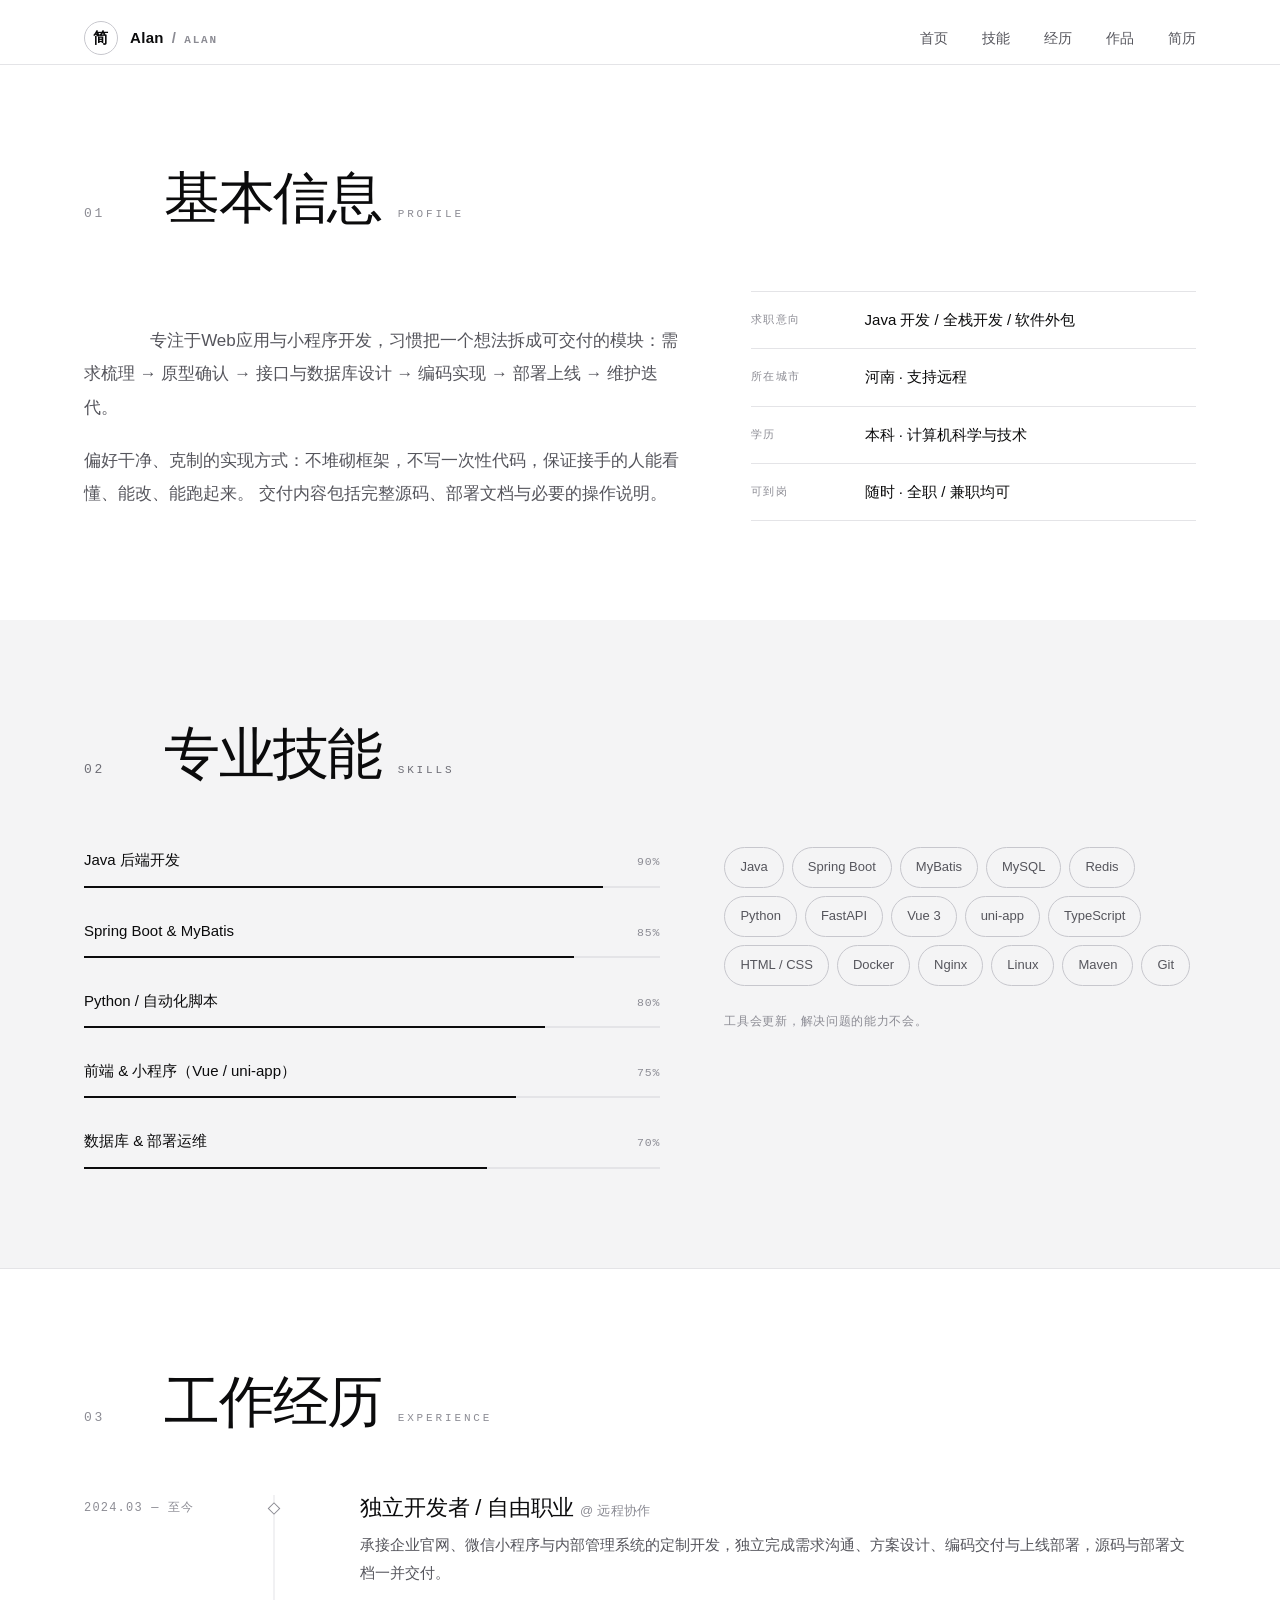
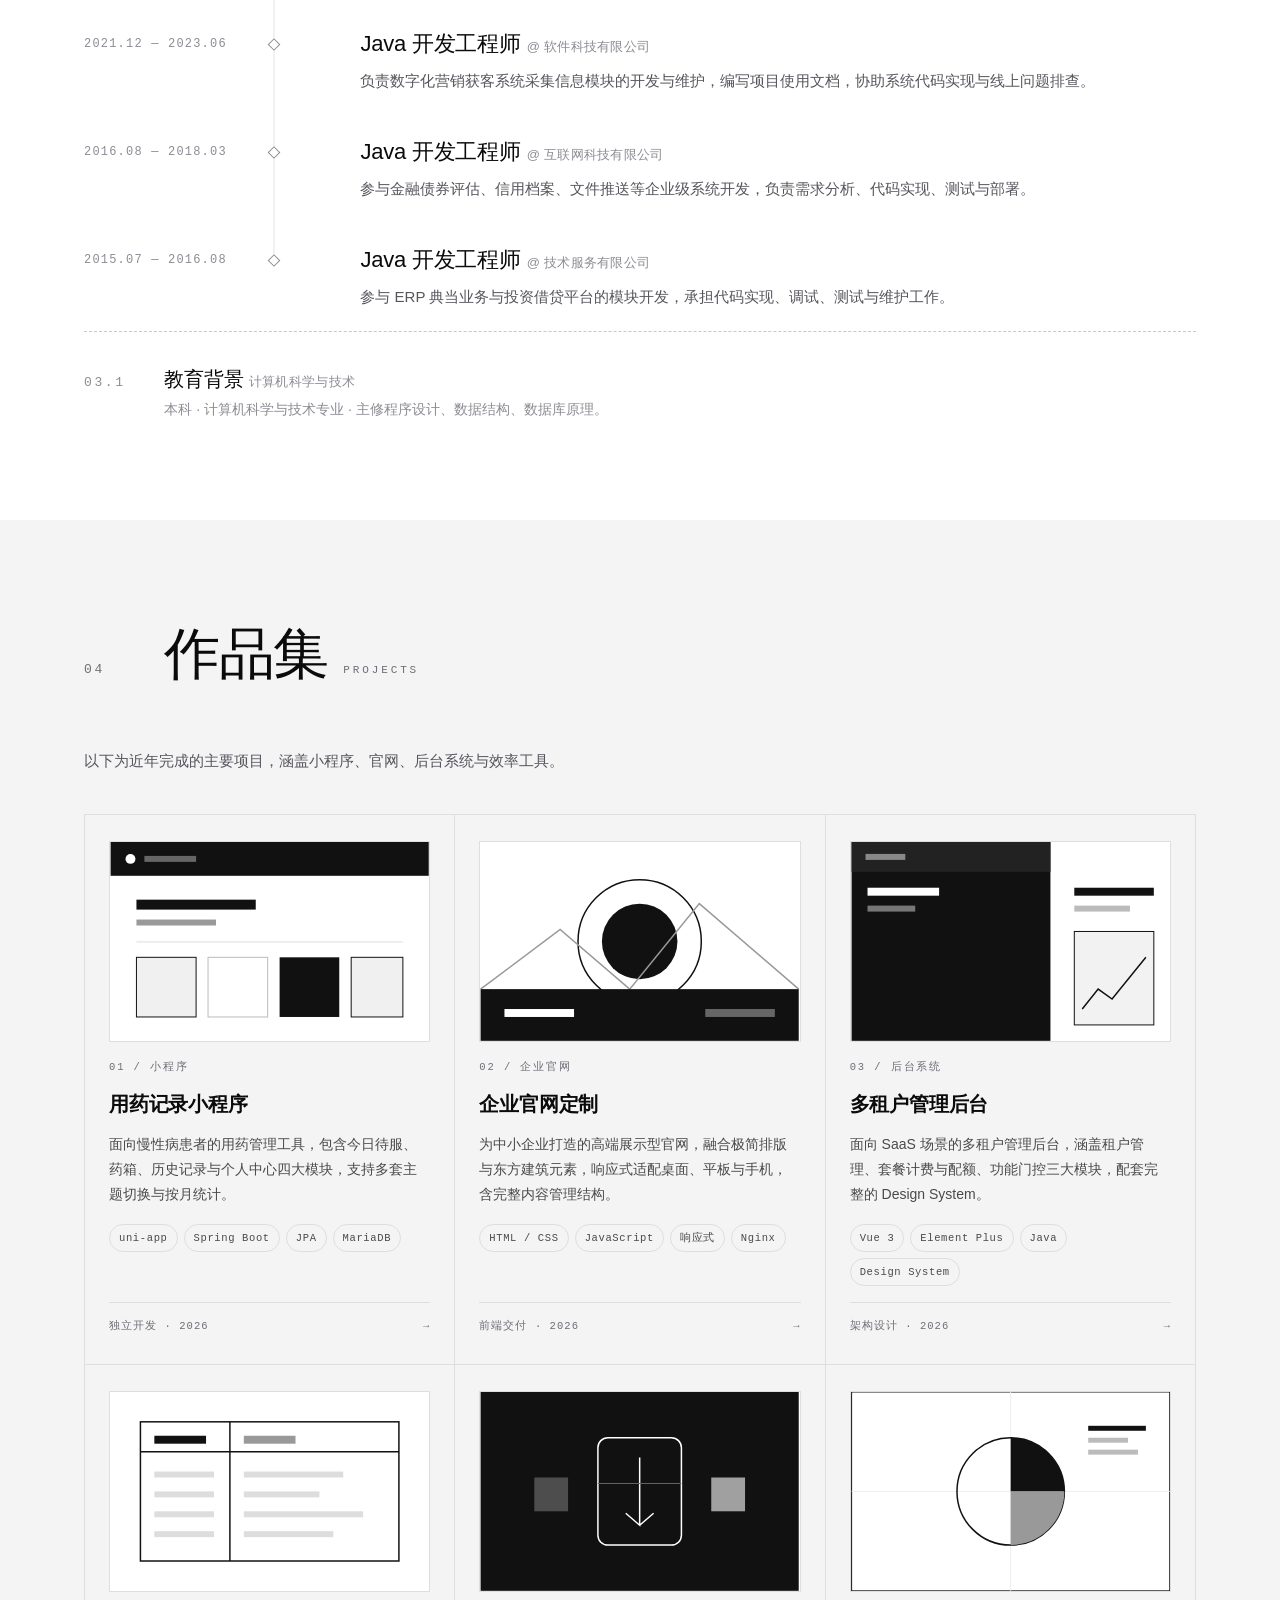
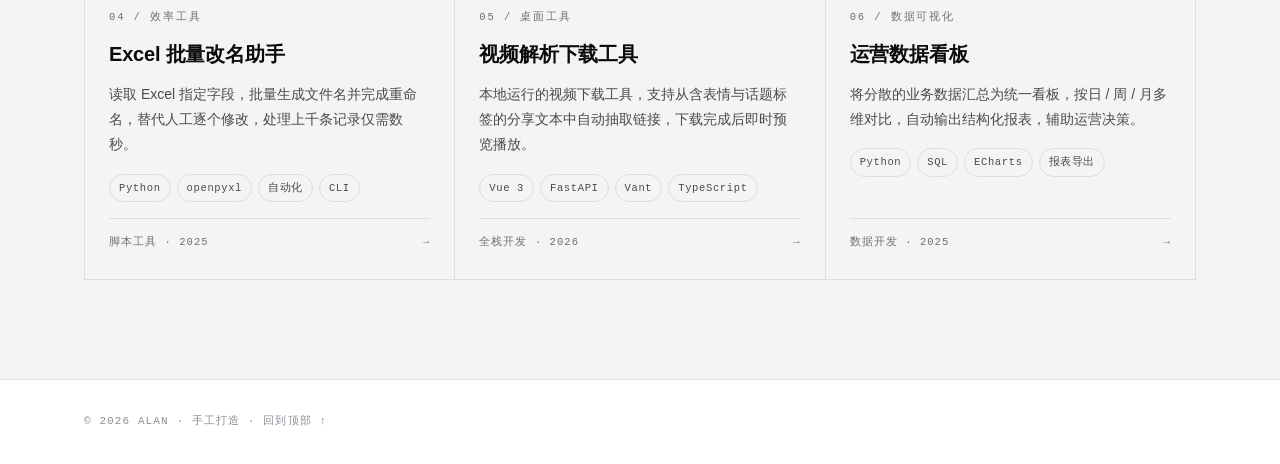
<file: index.html>
<!DOCTYPE html>
<html lang="zh-CN" data-page-node-id="tycv8HhpxgDObTpvSqYpho" data-dm-ref="1">

<head data-page-node-id="FYYTbD3o9GSXDB0TtutFev">
  <meta charset="UTF-8" data-page-node-id="ETgPKBC2sE7EiGTXWXYEKB">
  <meta name="viewport" content="width=device-width, initial-scale=1.0" data-page-node-id="j76mYtkUUviWla5PUCAtoO">
  <title data-page-node-id="HoZ1zJ2Q6TG2gnHzA8DjBP" data-pnid-children="YXOHAqnqgmujdKvM1FuqJc"
    style="box-sizing:border-box;animation-duration:.01ms !important;transition-duration:.01ms !important;scroll-behavior:auto !important">
    Alan · 开发工程师</title>
  <title>Alan · 开发工程师</title>
  <meta name="description" content="黑白灰极简风格个人简历 / 作品集网站模板，响应式布局，单文件零依赖。" data-page-node-id="obWiktuDawXrRFGWjSei2p">
  <link rel="icon"
    href="data:image/svg+xml,%3Csvg xmlns='http://www.w3.org/2000/svg' viewBox='0 0 64 64'%3E%3Crect width='64' height='64' fill='%230B0B0C'/%3E%3Ccircle cx='32' cy='32' r='13' fill='none' stroke='%23ffffff' stroke-width='4'/%3E%3C/svg%3E"
    data-page-node-id="5eoQ0BWkqOpm4FCz0IeAQ2">
  <style>
    /* ============ 设计令牌：仅有黑白灰 ============ */
    :root {
      --bg: #FFFFFF;
      --bg-2: #FFFFFF;
      --surface: #FAFAFA;
      --surface-2: #F4F4F5;
      --line: #E4E4E7;
      --line-2: #C7C7CD;
      --text: #0B0B0C;
      --text-2: #55555C;
      --text-3: #8C8C94;
      /* 浅灰底区块（黑字，卡片 hover 转深底白字） */
      --inv-bg: #F4F4F5;
      --inv-text: #0B0B0C;
      --inv-line: #DEDEE1;
      --inv-muted: #6E6E76;
      /* 纯黑纯白：用于按钮与反色 */
      --solid: #0B0B0C;
      --solid-text: #FFFFFF;

      --font-sans: -apple-system, BlinkMacSystemFont, "Segoe UI", "PingFang SC", "Hiragino Sans GB", "Microsoft YaHei", "Noto Sans SC", sans-serif;
      --font-serif: "Playfair Display", "Times New Roman", Georgia, "Songti SC", "SimSun", serif;
      --font-mono: ui-monospace, "SFMono-Regular", "Cascadia Code", Consolas, "Courier New", monospace;

      --pad: clamp(20px, 5vw, 64px);
      --max: 1240px;
      --radius: 2px;
      --ease: cubic-bezier(.22, .61, .36, 1);
    }

    * {
      box-sizing: border-box;
    }

    html {
      scroll-behavior: smooth;
      -webkit-text-size-adjust: 100%;
    }

    body {
      margin: 0;
      background: var(--bg);
      color: var(--text);
      font-family: var(--font-sans);
      font-size: 16px;
      line-height: 1.75;
      font-weight: 400;
      -webkit-font-smoothing: antialiased;
      overflow-x: hidden;
    }

    img,
    svg {
      display: block;
      max-width: 100%;
    }

    a {
      color: inherit;
      text-decoration: none;
    }

    h1,
    h2,
    h3,
    h4 {
      margin: 0;
      font-weight: 500;
      line-height: 1.2;
      letter-spacing: -0.01em;
    }

    p {
      margin: 0;
    }

    ul,
    ol,
    dl {
      margin: 0;
      padding: 0;
      list-style: none;
    }

    ::selection {
      background: #0B0B0C;
      color: #fff;
    }

    /* ============ 通用 ============ */
    .container {
      width: 100%;
      max-width: var(--max);
      margin: 0 auto;
      padding: 0 var(--pad);
    }

    .skip-link {
      position: absolute;
      left: -9999px;
      top: 0;
      z-index: 200;
      background: #fff;
      color: #000;
      padding: 10px 16px;
      font-size: 14px;
    }

    .skip-link:focus {
      left: 12px;
      top: 12px;
    }

    :focus-visible {
      outline: 2px solid var(--text);
      outline-offset: 3px;
    }

    /* 顶部滚动进度 */
    .scroll-progress {
      position: fixed;
      inset: 0 0 auto 0;
      height: 2px;
      background: var(--solid);
      transform: scaleX(0);
      transform-origin: 0 50%;
      z-index: 120;
      will-change: transform;
    }

    /* ============ 头部 ============ */
    .site-header {
      position: fixed;
      top: 0;
      left: 0;
      right: 0;
      z-index: 100;
      border-bottom: 1px solid transparent;
      transition: background .4s var(--ease), border-color .4s var(--ease), backdrop-filter .4s;
    }

    .site-header.scrolled {
      background: rgba(255, 255, 255, .88);
      backdrop-filter: blur(14px) saturate(120%);
      -webkit-backdrop-filter: blur(14px) saturate(120%);
      border-bottom-color: var(--line);
    }

    .header-inner {
      display: flex;
      align-items: center;
      justify-content: space-between;
      gap: 24px;
      height: 76px;
    }

    .logo {
      display: inline-flex;
      align-items: center;
      gap: 12px;
      font-weight: 600;
      letter-spacing: .02em;
    }

    .logo-mark {
      display: grid;
      place-items: center;
      width: 34px;
      height: 34px;
      border: 1px solid var(--line-2);
      border-radius: 50%;
      font-family: var(--font-serif);
      font-size: 15px;
      transition: background .3s var(--ease), color .3s var(--ease), border-color .3s var(--ease);
    }

    .logo:hover .logo-mark {
      background: var(--solid);
      color: var(--solid-text);
      border-color: var(--solid);
    }

    .logo-text {
      display: flex;
      align-items: baseline;
      gap: 8px;
      font-size: 15px;
    }

    .logo-text em {
      font-style: normal;
      color: var(--text-3);
    }

    .logo-text .en {
      font-family: var(--font-mono);
      font-size: 11px;
      letter-spacing: .16em;
      text-transform: uppercase;
      color: var(--text-3);
    }

    .site-nav {
      display: flex;
      align-items: center;
      gap: 34px;
    }

    .site-nav a {
      position: relative;
      font-size: 14px;
      color: var(--text-2);
      transition: color .25s;
    }

    .site-nav a::after {
      content: "";
      position: absolute;
      left: 0;
      bottom: -6px;
      width: 100%;
      height: 1px;
      background: currentColor;
      transform: scaleX(0);
      transform-origin: 0 50%;
      transition: transform .35s var(--ease);
    }

    .site-nav a:hover {
      color: var(--text);
    }

    .site-nav a:hover::after {
      transform: scaleX(1);
    }

    .site-nav .nav-cta {
      padding: 9px 18px;
      border: 1px solid var(--line-2);
      border-radius: 999px;
      color: var(--text);
      font-size: 13px;
    }

    .site-nav .nav-cta::after {
      display: none;
    }

    .site-nav .nav-cta-solid {
      background: var(--solid);
      color: var(--solid-text);
      border-color: var(--solid);
    }

    .site-nav .nav-cta-solid:hover {
      background: transparent;
      color: var(--solid);
    }

    .site-nav .nav-cta:hover {
      background: var(--solid);
      color: var(--solid-text);
      border-color: var(--solid);
    }

    .nav-toggle {
      display: none;
      width: 44px;
      height: 44px;
      border: 1px solid var(--line-2);
      border-radius: var(--radius);
      background: transparent;
      cursor: pointer;
      padding: 0;
      place-items: center;
      gap: 5px;
    }

    .nav-toggle span {
      display: block;
      width: 18px;
      height: 1.5px;
      background: var(--text);
      margin: 4px auto;
      transition: transform .3s var(--ease), opacity .2s;
    }

    .nav-toggle[aria-expanded="true"] span:nth-child(1) {
      transform: translateY(5.5px) rotate(45deg);
    }

    .nav-toggle[aria-expanded="true"] span:nth-child(2) {
      opacity: 0;
    }

    .nav-toggle[aria-expanded="true"] span:nth-child(3) {
      transform: translateY(-5.5px) rotate(-45deg);
    }

    /* ============ HERO ============ */
    .hero {
      position: relative;
      padding: calc(76px + clamp(48px, 9vh, 110px)) 0 clamp(56px, 8vh, 96px);
      overflow: hidden;
    }

    .hero::before {
      content: "";
      position: absolute;
      inset: 0;
      background-image:
        linear-gradient(to right, var(--line) 1px, transparent 1px),
        linear-gradient(to bottom, var(--line) 1px, transparent 1px);
      background-size: 88px 88px;
      opacity: .85;
      mask-image: radial-gradient(ellipse 80% 60% at 50% 30%, #000 20%, transparent 78%);
      -webkit-mask-image: radial-gradient(ellipse 80% 60% at 50% 30%, #000 20%, transparent 78%);
      pointer-events: none;
    }

    .hero-inner {
      position: relative;
      display: grid;
      grid-template-columns: minmax(0, 1fr);
      align-items: start;
    }

    .kicker {
      display: inline-flex;
      align-items: center;
      gap: 10px;
      font-family: var(--font-mono);
      font-size: 11px;
      letter-spacing: .24em;
      text-transform: uppercase;
      color: var(--text-3);
      margin-bottom: 22px;
    }

    .kicker::before {
      content: "";
      width: 28px;
      height: 1px;
      background: var(--line-2);
    }

    .hero-title {
      font-size: clamp(44px, 8.2vw, 108px);
      font-weight: 500;
      line-height: .98;
      letter-spacing: -0.035em;
      margin-bottom: 6px;
    }

    .hero-title .thin {
      font-family: var(--font-serif);
      font-style: italic;
      font-weight: 300;
      color: var(--text-2);
    }

    .hero-role {
      font-family: var(--font-mono);
      font-size: clamp(12px, 1.4vw, 15px);
      letter-spacing: .18em;
      text-transform: uppercase;
      color: var(--text-2);
      margin: 18px 0 26px;
    }

    .hero-desc {
      max-width: 80ch;
      color: var(--text-2);
      font-size: clamp(15px, 1.4vw, 17px);
      line-height: 1.9;
    }

    .hero-actions {
      display: flex;
      flex-wrap: wrap;
      gap: 12px;
      margin: 34px 0 0;
    }

    .btn {
      display: inline-flex;
      align-items: center;
      gap: 10px;
      padding: 14px 26px;
      border: 1px solid var(--line-2);
      border-radius: 999px;
      font-size: 14px;
      font-weight: 500;
      cursor: pointer;
      background: transparent;
      color: var(--text);
      transition: background .3s var(--ease), color .3s var(--ease), border-color .3s var(--ease), transform .3s var(--ease);
    }

    .btn span {
      transition: transform .3s var(--ease);
    }

    .btn-primary {
      background: var(--solid);
      color: var(--solid-text);
      border-color: var(--solid);
    }

    .btn-primary:hover {
      transform: translateY(-2px);
      background: transparent;
      color: var(--solid);
    }

    .btn-primary:hover span {
      transform: translateY(3px);
    }

    .btn-ghost:hover {
      background: var(--solid);
      color: var(--solid-text);
      border-color: var(--solid);
    }

    .btn-ghost:hover span {
      transform: translateX(4px);
    }

    .hero-stats {
      display: flex;
      flex-wrap: wrap;
      gap: clamp(24px, 4vw, 54px);
      margin: 46px 0 0;
      padding-top: 30px;
      border-top: 1px solid var(--line);
    }

    .hero-stats dt {
      font-family: var(--font-serif);
      font-size: clamp(30px, 3.6vw, 44px);
      line-height: 1;
      letter-spacing: -0.02em;
    }

    .hero-stats dt sup {
      font-size: .42em;
      vertical-align: super;
      color: var(--text-3);
    }

    .hero-stats dd {
      margin: 8px 0 0;
      font-family: var(--font-mono);
      font-size: 11px;
      letter-spacing: .14em;
      text-transform: uppercase;
      color: var(--text-3);
    }

    .hero-rule {
      position: relative;
      display: flex;
      align-items: center;
      gap: 14px;
      margin-top: clamp(44px, 6vw, 78px);
      font-family: var(--font-mono);
      font-size: 10px;
      letter-spacing: .3em;
      color: var(--text-3);
    }

    .hero-rule::after {
      content: "";
      flex: 1;
      height: 1px;
      background: linear-gradient(to right, var(--line-2), transparent);
    }

    /* ============ 区块 ============ */
    .section {
      padding: clamp(72px, 11vh, 132px) 0;
      border-top: 1px solid var(--line);
    }

    .section-head {
      display: flex;
      align-items: baseline;
      gap: clamp(16px, 3vw, 40px);
      margin-bottom: clamp(36px, 5vw, 60px);
      flex-wrap: wrap;
    }

    .section-no {
      font-family: var(--font-mono);
      font-size: clamp(11px, 1.2vw, 13px);
      letter-spacing: .2em;
      color: var(--text-3);
      padding-top: .6em;
      min-width: 42px;
    }

    .section-head h2 {
      font-size: clamp(30px, 4.6vw, 56px);
      letter-spacing: -0.03em;
      display: flex;
      align-items: baseline;
      gap: 16px;
      flex-wrap: wrap;
    }

    .title-en {
      font-family: var(--font-mono);
      font-size: 11px;
      letter-spacing: .26em;
      text-transform: uppercase;
      color: var(--text-3);
      font-weight: 400;
    }

    .section-note {
      max-width: 60ch;
      color: var(--text-2);
      margin-bottom: 40px;
      font-size: 15px;
    }

    /* ============ 关于 ============ */
    .about-grid {
      display: grid;
      grid-template-columns: minmax(0, 1.15fr) minmax(0, .85fr);
      gap: clamp(32px, 5vw, 76px);
    }

    .about-text p {
      color: var(--text-2);
      font-size: clamp(15px, 1.35vw, 17px);
      line-height: 1.95;
      margin-bottom: 20px;
    }

    .about-text p:last-child {
      margin-bottom: 0;
    }

    .about-facts {
      border-top: 1px solid var(--line);
    }

    .about-facts>div {
      display: grid;
      grid-template-columns: 96px 1fr;
      gap: 18px;
      padding: 15px 0;
      border-bottom: 1px solid var(--line);
    }

    .about-facts dt {
      font-family: var(--font-mono);
      font-size: 11px;
      letter-spacing: .14em;
      text-transform: uppercase;
      color: var(--text-3);
      padding-top: 4px;
    }

    .about-facts dd {
      margin: 0;
      font-size: 15px;
      color: var(--text);
    }

    .about-facts a:hover {
      border-bottom: 1px solid var(--text);
    }

    /* ============ 技能 ============ */
    .skills-grid {
      display: grid;
      grid-template-columns: minmax(0, 1.1fr) minmax(0, .9fr);
      gap: clamp(32px, 5vw, 76px);
      align-items: start;
    }

    .skill-bar {
      margin-bottom: 30px;
    }

    .skill-bar:last-child {
      margin-bottom: 0;
    }

    .skill-bar-head {
      display: flex;
      justify-content: space-between;
      align-items: baseline;
      gap: 12px;
      font-size: 15px;
      margin-bottom: 12px;
    }

    .skill-bar-head span:last-child {
      font-family: var(--font-mono);
      font-size: 11.5px;
      color: var(--text-3);
      letter-spacing: .08em;
    }

    .skill-track {
      height: 2px;
      background: var(--line);
      overflow: hidden;
    }

    .skill-fill {
      width: 0;
      height: 100%;
      background: var(--solid);
      transition: width 1.3s var(--ease);
    }

    .skill-chips {
      display: flex;
      flex-wrap: wrap;
      gap: 8px;
      align-content: flex-start;
    }

    .chip {
      display: inline-block;
      padding: 8px 15px;
      border: 1px solid var(--line-2);
      border-radius: 999px;
      font-size: 13px;
      color: var(--text-2);
      transition: background .25s var(--ease), color .25s var(--ease), border-color .25s var(--ease);
    }

    .chip:hover {
      background: var(--solid);
      color: var(--solid-text);
      border-color: var(--solid);
    }

    .chips-note {
      width: 100%;
      margin-top: 18px;
      font-family: var(--font-mono);
      font-size: 11.5px;
      letter-spacing: .06em;
      color: var(--text-3);
    }

    /* ============ 经历时间线 ============ */
    .timeline {
      position: relative;
      padding-left: 0;
    }

    .timeline-item {
      position: relative;
      display: grid;
      grid-template-columns: 190px 1fr;
      gap: clamp(20px, 4vw, 48px);
      padding: 0 0 44px 0;
    }

    .timeline-item::before {
      content: "";
      position: absolute;
      left: 190px;
      top: 0;
      bottom: 0;
      width: 1px;
      background: var(--line);
      transform: translateX(-50%);
    }

    .timeline-item::after {
      content: "";
      position: absolute;
      left: 190px;
      top: 9px;
      width: 7px;
      height: 7px;
      background: var(--bg);
      border: 1px solid var(--text-3);
      transform: translateX(-50%) rotate(45deg);
      transition: background .3s var(--ease), border-color .3s var(--ease);
    }

    .timeline-item:hover::after {
      background: var(--solid);
      border-color: var(--solid);
    }

    .timeline-item:last-child {
      padding-bottom: 0;
    }

    .timeline-item:last-child::before {
      bottom: auto;
      height: 9px;
    }

    .timeline-when {
      font-family: var(--font-mono);
      font-size: 12px;
      letter-spacing: .1em;
      color: var(--text-3);
      padding-top: 3px;
      padding-right: 20px;
    }

    .timeline-body {
      padding-left: clamp(20px, 3vw, 40px);
    }

    .timeline-body h3 {
      font-size: clamp(18px, 2vw, 22px);
      font-weight: 500;
      margin-bottom: 10px;
    }

    .timeline-org {
      display: inline-block;
      font-size: 13px;
      color: var(--text-3);
      font-weight: 400;
      letter-spacing: .02em;
    }

    .timeline-body p {
      color: var(--text-2);
      font-size: 15px;
      line-height: 1.85;
    }

    .education {
      display: flex;
      align-items: baseline;
      gap: clamp(16px, 3vw, 40px);
      margin-top: 20px;
      padding-top: 32px;
      border-top: 1px dashed var(--line-2);
    }

    .education h3 {
      font-size: clamp(17px, 1.8vw, 20px);
      margin-bottom: 6px;
    }

    .education p {
      color: var(--text-3);
      font-size: 14px;
    }

    /* ============ 项目（反色浅底） ============ */
    .section-invert {
      background: var(--inv-bg);
      color: var(--inv-text);
      border-top-color: var(--inv-bg);
    }

    .section-invert .section-no,
    .section-invert .title-en,
    .section-invert .section-note {
      color: var(--inv-muted);
    }

    .section-invert .section-note {
      color: #55555C;
    }

    .project-list {
      display: grid;
      grid-template-columns: repeat(3, minmax(0, 1fr));
      gap: 1px;
      background: var(--inv-line);
      border: 1px solid var(--inv-line);
    }

    .project {
      background: var(--inv-bg);
      padding: 26px 24px 28px;
      display: flex;
      flex-direction: column;
      gap: 16px;
      transition: background .35s var(--ease), color .35s var(--ease), box-shadow .35s var(--ease);
    }

    .project:hover {
      background: #E9E9EC;
      color: var(--solid);
      box-shadow: inset 0 3px 0 var(--solid);
    }

    .project-media {
      aspect-ratio: 16 / 10;
      background: #fff;
      border: 1px solid var(--inv-line);
      display: grid;
      place-items: center;
      overflow: hidden;
      transition: border-color .35s var(--ease);
    }

    .project:hover .project-media {
      border-color: #B9B9C1;
    }

    .project-media svg {
      width: 100%;
      height: 100%;
      transition: transform .55s var(--ease);
    }

    .project:hover .project-media svg {
      transform: scale(1.04);
    }

    .project-index {
      font-family: var(--font-mono);
      font-size: 10.5px;
      letter-spacing: .18em;
      text-transform: uppercase;
      color: var(--inv-muted);
      transition: color .35s var(--ease);
    }

    .project:hover .project-index {
      color: var(--text-2);
    }

    .project-title {
      font-size: 20px;
      font-weight: 600;
      letter-spacing: -0.01em;
    }

    .project-desc {
      font-size: 14px;
      line-height: 1.8;
      color: #4A4A4C;
      transition: color .35s var(--ease);
    }

    .project:hover .project-desc {
      color: #3E3E44;
    }

    .project-tags {
      display: flex;
      flex-wrap: wrap;
      gap: 6px;
    }

    .project-tags li {
      font-family: var(--font-mono);
      font-size: 10.5px;
      letter-spacing: .06em;
      padding: 4px 9px;
      border: 1px solid var(--inv-line);
      border-radius: 999px;
      color: #4A4A4C;
      transition: border-color .35s var(--ease), color .35s var(--ease);
    }

    .project:hover .project-tags li {
      border-color: #B9B9C1;
      color: #3E3E44;
    }

    .project-meta {
      margin-top: auto;
      padding-top: 14px;
      border-top: 1px solid var(--inv-line);
      font-family: var(--font-mono);
      font-size: 10.5px;
      letter-spacing: .1em;
      color: var(--inv-muted);
      display: flex;
      align-items: center;
      justify-content: space-between;
      gap: 10px;
      transition: border-color .35s var(--ease), color .35s var(--ease);
    }

    .project:hover .project-meta {
      border-color: #B9B9C1;
      color: var(--text-2);
    }

    .project-meta .arrow {
      transition: transform .35s var(--ease);
    }

    .project:hover .project-meta .arrow {
      transform: translateX(5px);
    }

    /* ============ 联系 ============ */
    .contact-grid {
      display: grid;
      grid-template-columns: minmax(0, .9fr) minmax(0, 1.1fr);
      gap: clamp(32px, 5vw, 76px);
      align-items: start;
    }

    .contact-info p {
      color: var(--text-2);
      font-size: 16px;
      line-height: 1.9;
      margin-bottom: 28px;
    }

    .contact-list {
      border-top: 1px solid var(--line);
    }

    .contact-list li {
      display: grid;
      grid-template-columns: 88px 1fr;
      gap: 16px;
      padding: 14px 0;
      border-bottom: 1px solid var(--line);
      font-size: 15px;
    }

    .contact-list span {
      font-family: var(--font-mono);
      font-size: 11px;
      letter-spacing: .14em;
      text-transform: uppercase;
      color: var(--text-3);
      padding-top: 4px;
    }

    .contact-list a:hover {
      border-bottom: 1px solid var(--text);
    }

    .contact-cta {
      border: 1px solid var(--line);
      background: linear-gradient(180deg, #FFFFFF, var(--surface-2));
      padding: clamp(26px, 3.4vw, 44px);
      border-radius: var(--radius);
    }

    .contact-cta h3 {
      font-size: clamp(22px, 2.6vw, 32px);
      letter-spacing: -0.02em;
      margin-bottom: 12px;
    }

    .contact-cta>p {
      color: var(--text-2);
      font-size: 15px;
      margin-bottom: 26px;
    }

    .contact-actions {
      display: flex;
      flex-wrap: wrap;
      gap: 12px;
    }

    /* ============ 页脚 ============ */
    .site-footer {
      border-top: 1px solid var(--line);
      padding: 32px 0;
      background: var(--bg);
    }

    .site-footer .container {
      display: flex;
      flex-wrap: wrap;
      gap: 12px;
      align-items: center;
      justify-content: space-between;
      font-family: var(--font-mono);
      font-size: 11px;
      letter-spacing: .1em;
      color: var(--text-3);
      text-transform: uppercase;
    }

    .site-footer a:hover {
      color: var(--text);
    }

    /* ============ 入场动画 ============ */
    .reveal {
      opacity: 0;
      transform: translateY(22px);
      transition: opacity .8s var(--ease), transform .8s var(--ease);
    }

    .reveal.in {
      opacity: 1;
      transform: none;
    }

    /* ============ 响应式 ============ */
    @media (max-width: 1080px) {
      .site-nav {
        gap: 22px;
      }

      .project-list {
        grid-template-columns: repeat(2, minmax(0, 1fr));
      }
    }

    @media (max-width: 980px) {
      .hero-inner {
        grid-template-columns: 1fr;
      }

      .about-grid,
      .skills-grid,
      .contact-grid {
        grid-template-columns: 1fr;
      }

      .site-nav {
        position: fixed;
        inset: 76px 0 auto 0;
        flex-direction: column;
        align-items: stretch;
        gap: 0;
        background: rgba(255, 255, 255, .97);
        backdrop-filter: blur(16px);
        -webkit-backdrop-filter: blur(16px);
        border-bottom: 1px solid var(--line);
        padding: 8px var(--pad) 20px;
        transform: translateY(-12px);
        opacity: 0;
        visibility: hidden;
        pointer-events: none;
        transition: opacity .3s var(--ease), transform .3s var(--ease), visibility .3s;
        max-height: calc(100vh - 76px);
        overflow-y: auto;
      }

      .site-nav.open {
        opacity: 1;
        visibility: visible;
        pointer-events: auto;
        transform: none;
      }

      .site-nav a {
        padding: 15px 0;
        border-bottom: 1px solid var(--line);
        font-size: 15px;
        color: var(--text);
      }

      .site-nav a::after {
        display: none;
      }

      .site-nav .nav-cta {
        margin-top: 18px;
        text-align: center;
        border: 1px solid var(--line-2);
        border-radius: 999px;
        padding: 14px;
      }

      .site-nav .nav-cta+.nav-cta {
        margin-top: 10px;
      }

      .nav-toggle {
        display: grid;
      }

      .timeline-item {
        grid-template-columns: 1fr;
        gap: 10px;
        padding-bottom: 36px;
        padding-left: 22px;
      }

      .timeline-item::before,
      .timeline-item::after {
        left: 0;
      }

      .timeline-item::after {
        transform: translateX(0) rotate(45deg);
      }

      .timeline-when {
        padding: 0;
      }

      .timeline-body {
        padding-left: 0;
      }
    }

    @media (max-width: 640px) {
      body {
        font-size: 15px;
      }

      .header-inner {
        height: 64px;
      }

      .site-nav {
        inset: 64px 0 auto 0;
        max-height: calc(100vh - 64px);
      }

      .hero {
        padding-top: calc(64px + 44px);
      }

      .hero-stats {
        gap: 22px 30px;
      }

      .hero-stats>div {
        min-width: 84px;
      }

      .project-list {
        grid-template-columns: 1fr;
      }

      .about-facts>div {
        grid-template-columns: 1fr;
        gap: 4px;
        padding: 13px 0;
      }

      .contact-list li {
        grid-template-columns: 1fr;
        gap: 4px;
      }

      .education {
        flex-direction: column;
        gap: 10px;
      }
    }

    @media (max-width: 380px) {
      .hero-actions .btn {
        width: 100%;
        justify-content: center;
      }
    }

    @media (prefers-reduced-motion: reduce) {
      * {
        animation-duration: .01ms !important;
        transition-duration: .01ms !important;
        scroll-behavior: auto !important;
      }

      .reveal {
        opacity: 1;
        transform: none;
      }
    }

    @media print {

      .site-header,
      .nav-toggle,
      .hero-rule,
      .scroll-progress {
        display: none;
      }

      body {
        background: #fff;
        color: #000;
      }
    }
  </style>
  <style id="__dm_no_drag_style__">
    * {
      -webkit-user-drag: none !important;
    }
  </style>
  <style id="__dm_bindable_badge_style__">
    [data-sp-bindable="database"] {
      outline: 1px dashed #0088ff;
      outline-offset: 2px;
      border-radius: 4px;
    }

    [data-sp-bindable="database"] * {
      pointer-events: none !important;
      transition: none !important;
      animation: none !important;
    }

    [data-sp-bindable="database"] {
      transition: none !important;
      animation: none !important;
    }
  </style>
</head>

<body data-page-node-id="ZVCXcXFTOAxZh5QOJNqO7D">
  <a class="skip-link" href="#main" data-page-node-id="LoyYlWNteF3GeNtTJtdmPe">跳到主要内容</a>
  <div class="scroll-progress" id="progress" aria-hidden="true" data-page-node-id="3ph9rQRi7v8CA6O4OijDnh"
    style="transform: scaleX(1);"></div>

  <header class="site-header scrolled" id="top" data-page-node-id="QdINctVqP16UnnKgyKcDFc">
    <div class="container header-inner" data-page-node-id="2RNGDQCdvBcoSWfOA0BfSb">
      <a class="logo" href="#top" data-page-node-id="dR1RgJfOlEQuZLy4wslRF6">
        <span class="logo-mark" aria-hidden="true" data-page-node-id="8NyWiuYvmVygOuGwfvKYGk">简</span>
        <span class="logo-text" data-page-node-id="jkRLlKHfR3IsBblFD6B6iC">Alan<em
            data-page-node-id="Z8gDB0CKHoEzzSCHGdpVXD">/</em><span class="en"
            data-page-node-id="AvudwRVvHun3LX73PTYtX8">alan</span></span>
      </a>
      <nav class="site-nav" id="site-menu" aria-label="主导航" data-page-node-id="ECHtZCkgbdWuOmayJ393m5">
        <a href="index.html" data-page-node-id="QxgSVA2qiR6aXi6Q7Q0GXB">首页</a>
        <a href="#skills" data-page-node-id="W7vhFYUBJS2nhKaevWtMcb">技能</a>
        <a href="#experience" data-page-node-id="pXvJ6LCNBGFq8vUgxNnhEv">经历</a>
        <a href="#projects" data-page-node-id="XLYGXaMxiF38KrSohWLqhk">作品</a>
        <a href="resume.html" data-page-node-id="navResumeLink01">简历</a>
      </nav>
      <button class="nav-toggle" type="button" aria-expanded="false" aria-controls="site-menu" aria-label="打开菜单"
        data-page-node-id="cignLXYzLFLu10EURXKgxB">
        <span data-page-node-id="HArYRX8lS4y2Q3cm3vTWik"></span><span
          data-page-node-id="0rFjl0BJIEl89nkJe5UFYp"></span><span data-page-node-id="QZMtAQvxC915q0CPMA6tbk"></span>
      </button>
    </div>
  </header>

  <main id="main" data-page-node-id="2gU8RY1EMK3MPq45XUlPQk" style="box-sizing: border-box; padding-top: 64px;">

    <!-- ========== HERO ========== -->


    <!-- ========== 01 关于 ========== -->
    <section class="section" id="about" aria-labelledby="about-title" data-page-node-id="WTVHLplTOqKDErygihhQ55">
      <div class="container" data-page-node-id="qKV9XobYswvDC4eCfZqBoO">
        <header class="section-head reveal in" data-page-node-id="XEH6RFIZScFiCYyxzImECA">
          <span class="section-no" data-page-node-id="HvpomrgRbOmVJ4ZuGaaY8v">01</span>
          <h2 id="about-title" data-page-node-id="qkrSpJ0X5VrhpyqOqBgwpH">基本信息<span class="title-en"
              data-page-node-id="kmqVkqa4FJyFztQveOccjY">Profile</span></h2>
        </header>
        <div class="about-grid" data-page-node-id="XS4L9ynoysBNfdUxqkMtH0">

          <div class="about-text reveal in" data-page-node-id="7uOSfgBnbHFXjZBGT59z6n">
            <p data-page-node-id="Dw8vCCtFMKNSFxjlmQRxQA" style="white-space: pre-wrap;">
              专注于Web应用与小程序开发，习惯把一个想法拆成可交付的模块：需求梳理 → 原型确认 → 接口与数据库设计 → 编码实现 → 部署上线 → 维护迭代。</p>
            <p data-page-node-id="n5kWP75vQhB3khGG79sRG1">偏好干净、克制的实现方式：不堆砌框架，不写一次性代码，保证接手的人能看懂、能改、能跑起来。
              交付内容包括完整源码、部署文档与必要的操作说明。</p>
          </div>
          <dl class="about-facts reveal in" data-page-node-id="0txsKsHDEcsU1ByxVWZY5u">
            <div data-page-node-id="EukFoasicL4GqWyCyRrIn1">
              <dt data-page-node-id="oyz7xDaviqYJLUmwCAyH5v">求职意向</dt>
              <dd data-page-node-id="wWlEJtaxGGVFr6bv9Jahdz">Java 开发 / 全栈开发 / 软件外包</dd>
            </div>
            <div data-page-node-id="t4IxgGHg3xdQlfh1vaESI1">
              <dt data-page-node-id="DHI4S9O4AZYK9L4EtlVOQc">所在城市</dt>
              <dd data-page-node-id="KqeDkJ0VdNJRqBOMtZB6u8">河南 · 支持远程</dd>
            </div>
            <div data-page-node-id="HPhRCRGlteREIp5SQNpG5l">
              <dt data-page-node-id="ob3ljnE1Fh86XFI2tL2JbP">学历</dt>
              <dd data-page-node-id="SkPcMAymb9Nr0Sg9RFNN3s">本科 · 计算机科学与技术</dd>
            </div>
            <div data-page-node-id="T7B2N8QiyAu5nodYTJVh8u">
              <dt data-page-node-id="nP5aQsziqkSssmvNVBQnLD">可到岗</dt>
              <dd data-page-node-id="9AALuZdNIT8B4xhjEAg5FO">随时 · 全职 / 兼职均可</dd>
            </div>
          </dl>
        </div>
      </div>
    </section>

    <!-- ========== 02 技能 ========== -->
    <section class="section section-invert" id="skills" aria-labelledby="skills-title"
      data-page-node-id="WtDKxcwqPsNxXgDG3fOuqF">
      <div class="container" data-page-node-id="IuCdVjHmYAg0p4r9JJFDnY">
        <header class="section-head reveal in" data-page-node-id="J27ixsECN8CFkrSaabp3lg">
          <span class="section-no" data-page-node-id="lC88s62XVLpkeLbaMsvWWf">02</span>
          <h2 id="skills-title" data-page-node-id="LMENmpS3Rdrwffxvgoo6LW">专业技能<span class="title-en"
              data-page-node-id="AYsBVJRNhgRxb5xcnyWAva">Skills</span></h2>
        </header>
        <div class="skills-grid" data-page-node-id="QpcnaCuUmCM2ChjXOJ0bRt">
          <div class="reveal in" data-page-node-id="SF77zvP5IFnswxRRfFVMi5">
            <div class="skill-bar" data-page-node-id="oqIop9XXSnnGyxOsDgXkDt">
              <div class="skill-bar-head" data-page-node-id="i1RL6A2orzOsKB2ZrVdFLU"><span
                  data-page-node-id="z1ops8vBAjf2dV556jIfhk">Java 后端开发</span><span
                  data-page-node-id="IXVr3iKk4UDEDWEZKNpDTj">90%</span></div>
              <div class="skill-track" data-page-node-id="3lW9ixW9SBI4iW0Q51PBWJ">
                <div class="skill-fill" data-level="90" data-page-node-id="29rexKr3IeBxAaUUoMTf8K" style="width: 90%;">
                </div>
              </div>
            </div>
            <div class="skill-bar" data-page-node-id="Y1yl9PNFexmcovTvsPbsx1">
              <div class="skill-bar-head" data-page-node-id="S8oGDoz5drU2N3alFYOf1X"><span
                  data-page-node-id="4L7nIWCKFo8id5Lx9ce8XR">Spring Boot &amp; MyBatis</span><span
                  data-page-node-id="DO7CqMpUXH0vJMaxqnAESe">85%</span></div>
              <div class="skill-track" data-page-node-id="7T7IUjZ5DZZhpOgjFbJMCf">
                <div class="skill-fill" data-level="85" data-page-node-id="GfGcBZdoRGJhup86EiiAPP" style="width: 85%;">
                </div>
              </div>
            </div>
            <div class="skill-bar" data-page-node-id="YjzZWZY4jOIl9lhVdvjV7b">
              <div class="skill-bar-head" data-page-node-id="2BRIUHHfblQlXwukaqTICE"><span
                  data-page-node-id="YzRGPQ9hibm5Kgs72Mc9q4">Python / 自动化脚本</span><span
                  data-page-node-id="RFYVnOFMqq6NvdNkODGZQl">80%</span></div>
              <div class="skill-track" data-page-node-id="1dlxb6rKQoeEnk0eMYOtUI">
                <div class="skill-fill" data-level="80" data-page-node-id="4yF6XJmo0Azcf2jyM1UCmE" style="width: 80%;">
                </div>
              </div>
            </div>
            <div class="skill-bar" data-page-node-id="84REQvgzuAaPTJlv95dGnG">
              <div class="skill-bar-head" data-page-node-id="VEtEq8TBDXf5sxnDLSMGmX"><span
                  data-page-node-id="zdtr1TQJqKSeP3GKNdRtyE">前端 &amp; 小程序（Vue / uni-app）</span><span
                  data-page-node-id="vksLlEyBrtPMOiC7meHzyy">75%</span></div>
              <div class="skill-track" data-page-node-id="VsilmuJhwV3PNsEA3a4E8X">
                <div class="skill-fill" data-level="75" data-page-node-id="TqSWJXtveQ8uCqxvtoXaTE" style="width: 75%;">
                </div>
              </div>
            </div>
            <div class="skill-bar" data-page-node-id="asezXZFl1Qdnyh4ZF30JVn">
              <div class="skill-bar-head" data-page-node-id="99ILXoYwIz37sT8D3opvrD"><span
                  data-page-node-id="BzyxuXGDCPgxFIsEcSL1li">数据库 &amp; 部署运维</span><span
                  data-page-node-id="Gutng6HsAD8mGhcEWWBW5Y">70%</span></div>
              <div class="skill-track" data-page-node-id="mSDHAG17TmQYdHiIYDAkdl">
                <div class="skill-fill" data-level="70" data-page-node-id="WVBL39TDbRgbzcHz8hDtGu" style="width: 70%;">
                </div>
              </div>
            </div>
          </div>
          <div class="skill-chips reveal in" data-page-node-id="CDeVlkLPmJUIyWSZuL6pnR">
            <span class="chip" data-page-node-id="ai4harLFuMK3iCpJJAHOZp">Java</span><span class="chip"
              data-page-node-id="YwlfSlmffFBIlSLR5exZgE">Spring Boot</span>
            <span class="chip" data-page-node-id="nJ8FUTY79XogNTIfYC4hEE">MyBatis</span><span class="chip"
              data-page-node-id="OuHQAjycI3Yd4U09J0QOyi">MySQL</span>
            <span class="chip" data-page-node-id="IoBuGCoUNBbWy5MGoBFzeB">Redis</span><span class="chip"
              data-page-node-id="MhSOxVaBYEwTsdlCEbo41m">Python</span>
            <span class="chip" data-page-node-id="QvLoGbOVWkhGR4OpedsHmn">FastAPI</span><span class="chip"
              data-page-node-id="l7NNTog2YByXOLLDTxiKga">Vue 3</span>
            <span class="chip" data-page-node-id="DshxUCuTWBYyO2jPU7qTMw">uni-app</span><span class="chip"
              data-page-node-id="AWRZKidOMrHz0UgciXfKhf">TypeScript</span>
            <span class="chip" data-page-node-id="KkD1Blgv95JVON3i1sClsj">HTML / CSS</span><span class="chip"
              data-page-node-id="D2DpnK0iFws6XBq3kaPyci">Docker</span>
            <span class="chip" data-page-node-id="hRnjaFABfWyZLvWCWVG1UI">Nginx</span><span class="chip"
              data-page-node-id="1PhLvcKDDTYkfYrZtQ0k6l">Linux</span>
            <span class="chip" data-page-node-id="WfAkkotXCqlCm3hF3xITPD">Maven</span><span class="chip"
              data-page-node-id="P8FomMgwH3lyu7bIMDFywC">Git</span>
            <p class="chips-note" data-page-node-id="C2jRHGaXowfsazA1ehWgs8">工具会更新，解决问题的能力不会。</p>
          </div>
        </div>
      </div>
    </section>

    <!-- ========== 03 经历 ========== -->
    <section class="section" id="experience" aria-labelledby="exp-title" data-page-node-id="1BHq900tJdTMlUJBHVXE7d">
      <div class="container" data-page-node-id="2WQVM457ONDpE3IU618GRZ">
        <header class="section-head reveal in" data-page-node-id="fo8zM0EFRcxWkDh8Tgp7VL">
          <span class="section-no" data-page-node-id="HguUi2klbAMToadyikjkxG">03</span>
          <h2 id="exp-title" data-page-node-id="XLoE79pD6F0AHUnBaM76Ms">工作经历<span class="title-en"
              data-page-node-id="8azH7HbL1656rlVnGAoda3">Experience</span></h2>
        </header>
        <ol class="timeline" data-page-node-id="mTm2VPxyyfvbAM4qVL1Dqa">
          <li class="timeline-item reveal in" data-page-node-id="0m0zOxQeqj3dQUt8UtXRBu">
            <div class="timeline-when" data-page-node-id="Rf0Gq9QAL5yN2vxuIyPvUc">2024.03 — 至今</div>
            <div class="timeline-body" data-page-node-id="zINXRp9NXoEAmqlkjLgRqU">
              <h3 data-page-node-id="rd9rBsv06RU8WdkqSdrMHZ">独立开发者 / 自由职业 <span class="timeline-org"
                  data-page-node-id="8qPxm45p57ZW3PZT3kEOJD">@ 远程协作</span></h3>
              <p data-page-node-id="obxWp1jZ3Zq9N0chOZNhXr">
                承接企业官网、微信小程序与内部管理系统的定制开发，独立完成需求沟通、方案设计、编码交付与上线部署，源码与部署文档一并交付。</p>
            </div>
          </li>
          <li class="timeline-item reveal in" data-page-node-id="WAUYodTNN0B8gfkUhgZ2nL">
            <div class="timeline-when" data-page-node-id="1AEm5oOXZODFkztcCYB8fA">2021.12 — 2023.06</div>
            <div class="timeline-body" data-page-node-id="ABuhQEJLpfjZUL6W7P5LT0">
              <h3 data-page-node-id="qC550Ciu83eM8dRmLQTI0T">Java 开发工程师 <span class="timeline-org"
                  data-page-node-id="1yYtRxH2nAtxNh8oeH0jiP">@ 软件科技有限公司</span></h3>
              <p data-page-node-id="3aXqQKGDLC5NUml7vjPOOc">负责数字化营销获客系统采集信息模块的开发与维护，编写项目使用文档，协助系统代码实现与线上问题排查。</p>
            </div>
          </li>
          <li class="timeline-item reveal in" data-page-node-id="zIjDAMlVgaIe3FNDj8JV0A">
            <div class="timeline-when" data-page-node-id="KIe9Ih84GNaW1TGO0G2yeC">2016.08 — 2018.03</div>
            <div class="timeline-body" data-page-node-id="6XRSgA0wRonDP4dsjptwDG">
              <h3 data-page-node-id="HOEPEofgtEZzwMzxrt3cTt">Java 开发工程师 <span class="timeline-org"
                  data-page-node-id="QLTd44rfbNeZBCWEsO5nno">@ 互联网科技有限公司</span></h3>
              <p data-page-node-id="xLTHL9eu8iFCF355S1HAwU">参与金融债券评估、信用档案、文件推送等企业级系统开发，负责需求分析、代码实现、测试与部署。</p>
            </div>
          </li>
          <li class="timeline-item reveal in" data-page-node-id="LQIknPN4zMkoGToljGfzkj">
            <div class="timeline-when" data-page-node-id="IHHdqtbZCSL8gXqOEUUCjZ">2015.07 — 2016.08</div>
            <div class="timeline-body" data-page-node-id="UWgt8T0htKo034wcDGMR9d">
              <h3 data-page-node-id="VeTblHX6gCUA1BDxbZtNbl">Java 开发工程师 <span class="timeline-org"
                  data-page-node-id="lVHwFSHKDHs4MMSHMLCWAo">@ 技术服务有限公司</span></h3>
              <p data-page-node-id="d3UkfG9G1xMPW6QtJMhEsh">参与 ERP 典当业务与投资借贷平台的模块开发，承担代码实现、调试、测试与维护工作。</p>
            </div>
          </li>
        </ol>
        <div class="education reveal in" data-page-node-id="YawDD6PTMzfAh63blO5H7I">
          <span class="section-no" data-page-node-id="f2M9CzDDLeMDscXUyCsJPt">03.1</span>
          <div data-page-node-id="UJ0bRywIl419mDtUWAKbo2">
            <h3 data-page-node-id="IUfgLxMKISSXWaN4h2Ka0v">教育背景 <span class="timeline-org"
                data-page-node-id="jM0CoZ7VHYucihKCYSHPwa">计算机科学与技术</span></h3>
            <p data-page-node-id="jqCeH9NJr37BrfG5BT119Y">本科 · 计算机科学与技术专业 · 主修程序设计、数据结构、数据库原理。</p>
          </div>
        </div>
      </div>
    </section>

    <!-- ========== 04 作品（反色浅底） ========== -->
    <section class="section section-invert" id="projects" aria-labelledby="proj-title"
      data-page-node-id="d4T8lEZv6SMRqSdj4hEIF6">
      <div class="container" data-page-node-id="2b9cwbOpMmY34meVOiTT4w">
        <header class="section-head reveal in" data-page-node-id="1uVmZIElb3AGXpS89SC8Hi">
          <span class="section-no" data-page-node-id="MTNVZpLh7DGoDVXZ3QKGYk">04</span>
          <h2 id="proj-title" data-page-node-id="QzeHRDeIEtwsM7qKhqYIDf">作品集<span class="title-en"
              data-page-node-id="LfQWYvurC88RmZ9NjfD0r5">Projects</span></h2>
        </header>
        <p class="section-note reveal in" data-page-node-id="YdCERFLGBWTPHdlLjqTG5z">以下为近年完成的主要项目，涵盖小程序、官网、后台系统与效率工具。
        </p>

        <div class="project-list" data-page-node-id="YNDWGQFwtSdFXWLh8dKdeR">

          <article class="project reveal in" data-page-node-id="WwygRFWq6YPE5DsrhY8alH">
            <div class="project-media" aria-hidden="true" data-page-node-id="rsgDA0jm5zL7og1kLdtPCo">
              <svg viewBox="0 0 320 200" data-page-node-id="13lK9G0RNVv4VqdxdI3mOu">
                <rect width="320" height="200" fill="#fff" data-page-node-id="lBQjdPT8lnKEQGk8BZq4an"></rect>
                <rect x="0" y="0" width="320" height="34" fill="#111" data-page-node-id="2VT5bZEwr4uEACpl0gpKGg"></rect>
                <circle cx="20" cy="17" r="5" fill="#fff" data-page-node-id="OasRDg7WJL1wMVyER6ca2C"></circle>
                <rect x="34" y="14" width="52" height="6" fill="#666" data-page-node-id="icQe7ujGnyBqnbFJZXmKzk"></rect>
                <rect x="26" y="58" width="120" height="10" fill="#111" data-page-node-id="vjECIu5p9B3bwcQ1t38dNR">
                </rect>
                <rect x="26" y="78" width="80" height="6" fill="#999" data-page-node-id="J1nHUn26STNpqUQOaeRVOZ"></rect>
                <rect x="26" y="100" width="268" height="1" fill="#ddd" data-page-node-id="FmqNBaESGSfHAS46l6mmTf">
                </rect>
                <rect x="26" y="116" width="60" height="60" fill="#f0f0f0" stroke="#111"
                  data-page-node-id="jUibvUbWHcntGRLVTdE6bG"></rect>
                <rect x="98" y="116" width="60" height="60" fill="#fff" stroke="#bbb"
                  data-page-node-id="qYbqYVbjEPlx9gDPjleX53"></rect>
                <rect x="170" y="116" width="60" height="60" fill="#111" data-page-node-id="VGYG5GQjWEEA1hGCGCNqqY">
                </rect>
                <rect x="242" y="116" width="52" height="60" fill="#f0f0f0" stroke="#111"
                  data-page-node-id="GbDz8OQxOLf2FuRhDvVLil"></rect>
              </svg>
            </div>
            <p class="project-index" data-page-node-id="3m6YJpu9i8TJOc4Ngncwc2">01 / 小程序</p>
            <h3 class="project-title" data-page-node-id="NEXDXd0ouqaZmpzsAS8qT9">用药记录小程序</h3>
            <p class="project-desc" data-page-node-id="7IodXpEEwMI9uA0MTl00mo">
              面向慢性病患者的用药管理工具，包含今日待服、药箱、历史记录与个人中心四大模块，支持多套主题切换与按月统计。
            </p>
            <ul class="project-tags" aria-label="项目标签" data-page-node-id="udWtkxwgi7FZkyeEdLSRMg">
              <li data-page-node-id="z2RnLkZqeMQBopHcYF5TLF">uni-app</li>
              <li data-page-node-id="TIMpy2bAGIwbCIgiCTvQL3">Spring Boot</li>
              <li data-page-node-id="zOFiabOzCKFMAV1oupCm9S">JPA</li>
              <li data-page-node-id="fgmjFtPQV4qp32nMWWvkqi">MariaDB</li>
            </ul>
            <p class="project-meta" data-page-node-id="bjhF3mmQqd6EBIg0fanrG0"><span
                data-page-node-id="XGi7BdHm3QCTXpMMHSn5Ol">独立开发 · 2026</span><span class="arrow" aria-hidden="true"
                data-page-node-id="A1G0dD3H0Gihwgf1nZ7xEJ">→</span></p>
          </article>

          <article class="project reveal in" data-page-node-id="GpvMcAiq8qGx5azFgoGzqB">
            <div class="project-media" aria-hidden="true" data-page-node-id="9kKdm9pcytwQ5FlEC85gCQ">
              <svg viewBox="0 0 320 200" data-page-node-id="R6Slg4PPLe3EdtOxPd2Zz9">
                <rect width="320" height="200" fill="#fff" data-page-node-id="qU0ezjEDFI7CmCZCsdGUYH"></rect>
                <circle cx="160" cy="100" r="62" fill="none" stroke="#111" stroke-width="1.5"
                  data-page-node-id="lf0ZGw4EfJsjTZYlxTUxxS"></circle>
                <circle cx="160" cy="100" r="38" fill="#111" data-page-node-id="w6VGycANbTc60NFZkFZn9f"></circle>
                <path d="M0 148 L80 88 L150 148 L220 62 L320 148" fill="none" stroke="#999" stroke-width="1.5"
                  data-page-node-id="Rzv0liD9JOKZDlJOb9ymUO"></path>
                <rect x="0" y="148" width="320" height="52" fill="#111" data-page-node-id="OMpBkkREyUl7OS2bwJQvZl">
                </rect>
                <rect x="24" y="168" width="70" height="8" fill="#fff" data-page-node-id="YBASXakymQMAZmHGF2wpil">
                </rect>
                <rect x="226" y="168" width="70" height="8" fill="#666" data-page-node-id="WDwLDfN4BbtJyC8H17uoPi">
                </rect>
              </svg>
            </div>
            <p class="project-index" data-page-node-id="R642b357mT6HDAG3Ew2n9n">02 / 企业官网</p>
            <h3 class="project-title" data-page-node-id="nPO9QGkAAJrrykSau6M9A4">企业官网定制</h3>
            <p class="project-desc" data-page-node-id="ENAw3DxBiUNRVjFbX4TilC">
              为中小企业打造的高端展示型官网，融合极简排版与东方建筑元素，响应式适配桌面、平板与手机，含完整内容管理结构。
            </p>
            <ul class="project-tags" aria-label="项目标签" data-page-node-id="vBP5EQE0GZMf5WmPibW9u4">
              <li data-page-node-id="TGdeRW0IAxxUCr1nF7zV1u">HTML / CSS</li>
              <li data-page-node-id="3iB4kBFeWPGnHYhkwspYwv">JavaScript</li>
              <li data-page-node-id="qpfPvWYHmNsfU9jCsZnTdM">响应式</li>
              <li data-page-node-id="D2JcBm7QAQRsTUuLQJXEtQ">Nginx</li>
            </ul>
            <p class="project-meta" data-page-node-id="OfiUfdVTrMVXeC9CCzSXC7"><span
                data-page-node-id="d1TuF41wSAKAuhsjNrpinD">前端交付 · 2026</span><span class="arrow" aria-hidden="true"
                data-page-node-id="kWG58p4rON8b0GHZyRnxp1">→</span></p>
          </article>

          <article class="project reveal in" data-page-node-id="b8FnnAt6sxG9LIdlcamipz">
            <div class="project-media" aria-hidden="true" data-page-node-id="VoN7AXcpHsSpSTwNVFH0R1">
              <svg viewBox="0 0 320 200" data-page-node-id="2rXmDTXcHHNwS2RKfdNcc0">
                <rect width="320" height="200" fill="#fff" data-page-node-id="Xj8cpSf4FJwf9bMxBFhPJJ"></rect>
                <rect x="0" y="0" width="200" height="200" fill="#111" data-page-node-id="NWa2PxZ487Oab7wrCow2tz">
                </rect>
                <rect x="0" y="0" width="200" height="30" fill="#222" data-page-node-id="zprXXaSFL5ndft0jf03aGy"></rect>
                <rect x="14" y="12" width="40" height="6" fill="#888" data-page-node-id="cF34MJ3gQiC2mppm1COyxO"></rect>
                <rect x="16" y="46" width="72" height="8" fill="#fff" data-page-node-id="fSMZVPjKkEjz7qyegIfwwx"></rect>
                <rect x="16" y="64" width="48" height="6" fill="#777" data-page-node-id="DsH7NH9mXHv5HXs9HQadIM"></rect>
                <rect x="224" y="46" width="80" height="8" fill="#111" data-page-node-id="vXBYX4LAy4Ktc5dhCTYbyf">
                </rect>
                <rect x="224" y="64" width="56" height="6" fill="#bbb" data-page-node-id="3abVLGtlPaD0fBAZtfkPlw">
                </rect>
                <rect x="224" y="90" width="80" height="94" fill="#f2f2f2" stroke="#111"
                  data-page-node-id="22IAsio2zwG6XAfR4IbqwA"></rect>
                <path d="M232 168 L248 148 L262 158 L296 116" fill="none" stroke="#111" stroke-width="1.5"
                  data-page-node-id="nRUmgGdJ4ibRWFSFcKWFRN"></path>
              </svg>
            </div>
            <p class="project-index" data-page-node-id="QXtHvrGNXbmWhXUJC60s1m">03 / 后台系统</p>
            <h3 class="project-title" data-page-node-id="uuKZGvbE8lZlYgmBHNWR5g">多租户管理后台</h3>
            <p class="project-desc" data-page-node-id="70OWURAOTrqcO1RPeCOnz9">
              面向 SaaS 场景的多租户管理后台，涵盖租户管理、套餐计费与配额、功能门控三大模块，配套完整的 Design System。
            </p>
            <ul class="project-tags" aria-label="项目标签" data-page-node-id="KeoIU3YzXRaVY5HxnwXGkA">
              <li data-page-node-id="g4XHHCSJugnsVCe7aOsEAs">Vue 3</li>
              <li data-page-node-id="wNTUpqWwcz7DjoEl7Vcack">Element Plus</li>
              <li data-page-node-id="Xj8JdDprbNZMqk1gO0rlGC">Java</li>
              <li data-page-node-id="GnlXmlSqqu8immzluvFEYr">Design System</li>
            </ul>
            <p class="project-meta" data-page-node-id="Q1miLXUYtR0lsFE2C8A05y"><span
                data-page-node-id="MtMbFvWGGHdQ5NlYSPaBw0">架构设计 · 2026</span><span class="arrow" aria-hidden="true"
                data-page-node-id="9cE6dkm9V7wtDDW5AF4ZbQ">→</span></p>
          </article>

          <article class="project reveal in" data-page-node-id="ybCMk6EdoH1dVzbHcNg7U2">
            <div class="project-media" aria-hidden="true" data-page-node-id="5bJMTCecTZACMeylRLIhch">
              <svg viewBox="0 0 320 200" data-page-node-id="xTCR05Y9Sfl2S8Hz7ai9Xr">
                <rect width="320" height="200" fill="#fff" data-page-node-id="IqFbAlfarBGHBWwDHrTGON"></rect>
                <rect x="30" y="30" width="260" height="140" fill="none" stroke="#111" stroke-width="1.5"
                  data-page-node-id="E3pwBvepJCiaewHy2GEyHu"></rect>
                <path d="M30 60 H290" stroke="#111" stroke-width="1.5" data-page-node-id="wuKy0AY5gfL5jLxphoFmJS">
                </path>
                <path d="M120 30 V170" stroke="#111" stroke-width="1.5" data-page-node-id="1I5A940M8KXxD6cROtOwVI">
                </path>
                <rect x="44" y="44" width="52" height="8" fill="#111" data-page-node-id="GE2ONWDfAdVVSj2GpJfx72"></rect>
                <rect x="134" y="44" width="52" height="8" fill="#999" data-page-node-id="NFt8Mbt0NumaAsVCmbtmyV">
                </rect>
                <rect x="44" y="80" width="60" height="6" fill="#ddd" data-page-node-id="dZ7GTJf6TBTisX0dElMmIF"></rect>
                <rect x="134" y="80" width="100" height="6" fill="#ddd" data-page-node-id="APwV2FQcnjyGYCMTAU3FVo">
                </rect>
                <rect x="44" y="100" width="60" height="6" fill="#ddd" data-page-node-id="eM2JL3SlJWfsLkZpphnLIT">
                </rect>
                <rect x="134" y="100" width="76" height="6" fill="#ddd" data-page-node-id="3KvXNcCBBBUWMVisWXuLGR">
                </rect>
                <rect x="44" y="120" width="60" height="6" fill="#ddd" data-page-node-id="ovntFnRMrElSVvPqdWwK9b">
                </rect>
                <rect x="134" y="120" width="120" height="6" fill="#ddd" data-page-node-id="Qt5jbJZgGdjINeJdEhYAPT">
                </rect>
                <rect x="44" y="140" width="60" height="6" fill="#ddd" data-page-node-id="6Zpg9LR3LCTKnHFFCagcIj">
                </rect>
                <rect x="134" y="140" width="90" height="6" fill="#ddd" data-page-node-id="k1i2HsDhAuN6EAhwGXemVH">
                </rect>
              </svg>
            </div>
            <p class="project-index" data-page-node-id="9uEnQHfezNMeLSXlBK8Psc">04 / 效率工具</p>
            <h3 class="project-title" data-page-node-id="n5x0dnEzgdaLFiwEydw9zE">Excel 批量改名助手</h3>
            <p class="project-desc" data-page-node-id="lTPDOMZfITEURFYsJ8AAMt">
              读取 Excel 指定字段，批量生成文件名并完成重命名，替代人工逐个修改，处理上千条记录仅需数秒。
            </p>
            <ul class="project-tags" aria-label="项目标签" data-page-node-id="AXcN4mdqlpdnucNFmyjKv7">
              <li data-page-node-id="bvZFLZer0BELIq2Pjjvkqy">Python</li>
              <li data-page-node-id="hGjyBAHpmz2FSzkLP9z8ly">openpyxl</li>
              <li data-page-node-id="SVkBC7ZvGHmkwqrrgysPHX">自动化</li>
              <li data-page-node-id="HgiNd10KlJFMXb2sDCOBCm">CLI</li>
            </ul>
            <p class="project-meta" data-page-node-id="hsCjTzxuwsxMrieeEGrbyp"><span
                data-page-node-id="NnaD6QWj1ViZjdXlAL3GDG">脚本工具 · 2025</span><span class="arrow" aria-hidden="true"
                data-page-node-id="mXfLerKjEUdmupLlb5yV9i">→</span></p>
          </article>

          <article class="project reveal in" data-page-node-id="Y15kIpPUClQTBKZ732GHDx">
            <div class="project-media" aria-hidden="true" data-page-node-id="w5KkzXRSEpIRa5CP8QtdHr">
              <svg viewBox="0 0 320 200" data-page-node-id="vd9VatXVZESJqs1XXDPBD9">
                <rect width="320" height="200" fill="#111" data-page-node-id="a7DV40fDA2TAkp1eNx7adf"></rect>
                <rect x="118" y="46" width="84" height="108" rx="10" fill="none" stroke="#fff" stroke-width="1.5"
                  data-page-node-id="yImDfrqGcXFySD08Vq3V1K"></rect>
                <path d="M160 66 L160 134 L146 122 M160 134 L174 122" fill="none" stroke="#fff" stroke-width="1.5"
                  data-page-node-id="NCaBsITTLz3bIUOZ4GW3XR"></path>
                <path d="M118 92 H202" stroke="#666" stroke-width="1" data-page-node-id="zBssO51tLxQJNSMplTEZT9"></path>
                <rect x="54" y="86" width="34" height="34" fill="#fff" opacity=".25"
                  data-page-node-id="8UheZhASF3RzJhl5oPAyxq"></rect>
                <rect x="232" y="86" width="34" height="34" fill="#fff" opacity=".6"
                  data-page-node-id="tluEq6OHs1tFogoEj3iIQO"></rect>
              </svg>
            </div>
            <p class="project-index" data-page-node-id="NEHpkPLJrqEqVfvcZkvC7A">05 / 桌面工具</p>
            <h3 class="project-title" data-page-node-id="1qAspr7vjNDVofHQs6rTcX">视频解析下载工具</h3>
            <p class="project-desc" data-page-node-id="GJQCCIRh69BO9ondde7lND">
              本地运行的视频下载工具，支持从含表情与话题标签的分享文本中自动抽取链接，下载完成后即时预览播放。
            </p>
            <ul class="project-tags" aria-label="项目标签" data-page-node-id="Lgp6grN7Xs6BJvxEcWkFxt">
              <li data-page-node-id="ekpB9ZLiBg37KOmWXFj7IS">Vue 3</li>
              <li data-page-node-id="BeszJoN3Y8E7aoXwQBOD9B">FastAPI</li>
              <li data-page-node-id="XNqLIKBUdbBaAcX74GDzR3">Vant</li>
              <li data-page-node-id="IHR5vu74IQlDfsYvlIFug3">TypeScript</li>
            </ul>
            <p class="project-meta" data-page-node-id="d5cHoJZpP99vmTfILb0Vjp"><span
                data-page-node-id="XQN9mE7HNBpawryFq2xdpQ">全栈开发 · 2026</span><span class="arrow" aria-hidden="true"
                data-page-node-id="IA9HDDtt1TeHfiinAPxkFv">→</span></p>
          </article>

          <article class="project reveal in" data-page-node-id="PqtItS1Qunfp6rmibA6BB5">
            <div class="project-media" aria-hidden="true" data-page-node-id="zgvELwx6MI3JTe8oeqP5Jq">
              <svg viewBox="0 0 320 200" data-page-node-id="AIUyCsloqAIDAqFLbxki2b">
                <rect width="320" height="200" fill="#fff" data-page-node-id="zBPwFTH7St5cJzSuFhJ47E"></rect>
                <rect x="0" y="0" width="320" height="200" fill="none" stroke="#111" stroke-width="1"
                  data-page-node-id="q1AhTiM1QWnly71z9QCckY"></rect>
                <path d="M0 100 H320 M160 0 V200" stroke="#eee" stroke-width="1"
                  data-page-node-id="0INVjWbnTgzJlsdAwpMlw2"></path>
                <circle cx="160" cy="100" r="54" fill="none" stroke="#111" stroke-width="1.5"
                  data-page-node-id="rAYY4AcbnRQ4EgJPCrilry"></circle>
                <path d="M160 46 A54 54 0 0 1 214 100 L160 100 Z" fill="#111"
                  data-page-node-id="gjkyHhXZPY27LEiXbnWh5v"></path>
                <path d="M160 100 L214 100 A54 54 0 0 1 160 154 Z" fill="#999"
                  data-page-node-id="e0VC7Q7VXD7zti2gkXmEOx"></path>
                <rect x="238" y="34" width="58" height="5" fill="#111" data-page-node-id="UieZ2UKllMOvhQInaBVxCZ">
                </rect>
                <rect x="238" y="46" width="40" height="5" fill="#bbb" data-page-node-id="riWvJSjZxAwt1e7Xzakhlj">
                </rect>
                <rect x="238" y="58" width="50" height="5" fill="#bbb" data-page-node-id="sJQ2nE95RU7JWYFM8svN3F">
                </rect>
              </svg>
            </div>
            <p class="project-index" data-page-node-id="TYuGrLCCTNreZHU9M8xGs8">06 / 数据可视化</p>
            <h3 class="project-title" data-page-node-id="H59HuRVBoFPUTKV9OeN6Ws">运营数据看板</h3>
            <p class="project-desc" data-page-node-id="imyGB4eq9VrmYOAv4BiDyG">
              将分散的业务数据汇总为统一看板，按日 / 周 / 月多维对比，自动输出结构化报表，辅助运营决策。
            </p>
            <ul class="project-tags" aria-label="项目标签" data-page-node-id="QpqfGUsz8gjy7MxVJddRD2">
              <li data-page-node-id="iAvx3z0lXjWymkW1lDkfOh">Python</li>
              <li data-page-node-id="Oe9VAtcvIuai8HaTirj1wT">SQL</li>
              <li data-page-node-id="SmJLS34JaL4l1xTE1zXDGt">ECharts</li>
              <li data-page-node-id="0cRO2gF6HiEgiNs16fPH7B">报表导出</li>
            </ul>
            <p class="project-meta" data-page-node-id="xzQ63HTngSovGKelgtx7zs"><span
                data-page-node-id="LHFSuCHZMWlXkbJIFLQ4is">数据开发 · 2025</span><span class="arrow" aria-hidden="true"
                data-page-node-id="dACyypK92rDTC9ymFBf3Fv">→</span></p>
          </article>

        </div>
      </div>
    </section>

    <!-- ========== 05 联系 ========== -->

  </main>

  <footer class="site-footer" data-page-node-id="ZlEaXtzaSe5l0yCKDf1vYm">
    <div class="container" data-page-node-id="oY7tmEvnDTg6ON9taaWEpM">
      <p data-page-node-id="MAbNuURy4RNkOUdIMoEpzg">© <span id="year"
          data-page-node-id="NMizxJmbC19AVmJW4lMRwL">2026</span> Alan · 手工打造 · <a href="#top"
          data-page-node-id="lHCCvcf272Pui8csbJziC9">回到顶部 ↑</a></p>
    </div>
  </footer>

  <script>
    // 滚动进度条
    const progress = document.getElementById('progress');
    const header = document.querySelector('.site-header');
    const onScroll = () => {
      const y = window.scrollY;
      const h = document.documentElement.scrollHeight - window.innerHeight;
      progress.style.transform = 'scaleX(' + (h > 0 ? Math.min(y / h, 1) : 0) + ')';
      header.classList.toggle('scrolled', y > 24);
    };
    window.addEventListener('scroll', onScroll, { passive: true });
    window.addEventListener('resize', onScroll);
    onScroll();

    // 入场动画
    const io = new IntersectionObserver((entries) => {
      entries.forEach((e) => {
        if (e.isIntersecting) {
          e.target.classList.add('in');
          io.unobserve(e.target);
        }
      });
    }, { threshold: 0.12, rootMargin: '0px 0px -8% 0px' });
    document.querySelectorAll('.reveal').forEach((el) => io.observe(el));

    // 技能条
    const skillIO = new IntersectionObserver((entries) => {
      entries.forEach((e) => {
        if (e.isIntersecting) {
          e.target.style.width = e.target.dataset.level + '%';
          skillIO.unobserve(e.target);
        }
      });
    }, { threshold: 0.4 });
    document.querySelectorAll('.skill-fill').forEach((el) => skillIO.observe(el));

    // 数字滚动
    const countIO = new IntersectionObserver((entries) => {
      entries.forEach((e) => {
        if (!e.isIntersecting) return;
        const el = e.target;
        const target = parseInt(el.dataset.count, 10) || 0;
        const suffix = el.dataset.suffix || '';
        const dur = 1200;
        const start = performance.now();
        const step = (now) => {
          const p = Math.min((now - start) / dur, 1);
          const eased = 1 - Math.pow(1 - p, 3);
          el.textContent = Math.round(target * eased) + suffix;
          if (p < 1) requestAnimationFrame(step);
        };
        requestAnimationFrame(step);
        countIO.unobserve(el);
      });
    }, { threshold: 0.5 });
    document.querySelectorAll('[data-count]').forEach((el) => countIO.observe(el));

    // 移动端菜单
    const navToggle = document.querySelector('.nav-toggle');
    const siteMenu = document.getElementById('site-menu');
    const closeMenu = () => {
      siteMenu.classList.remove('open');
      navToggle.setAttribute('aria-expanded', 'false');
      navToggle.setAttribute('aria-label', '打开菜单');
    };
    navToggle.addEventListener('click', () => {
      const open = siteMenu.classList.toggle('open');
      navToggle.setAttribute('aria-expanded', String(open));
      navToggle.setAttribute('aria-label', open ? '关闭菜单' : '打开菜单');
    });
    siteMenu.querySelectorAll('a').forEach((a) => a.addEventListener('click', closeMenu));
    document.addEventListener('keydown', (e) => {
      if (e.key === 'Escape' && siteMenu.classList.contains('open')) {
        closeMenu();
        navToggle.focus();
      }
    });
    window.addEventListener('resize', () => { if (window.innerWidth > 980) closeMenu(); });

    // 年份
    document.getElementById('year').textContent = new Date().getFullYear();
  </script>




</body>

</html>
</file>
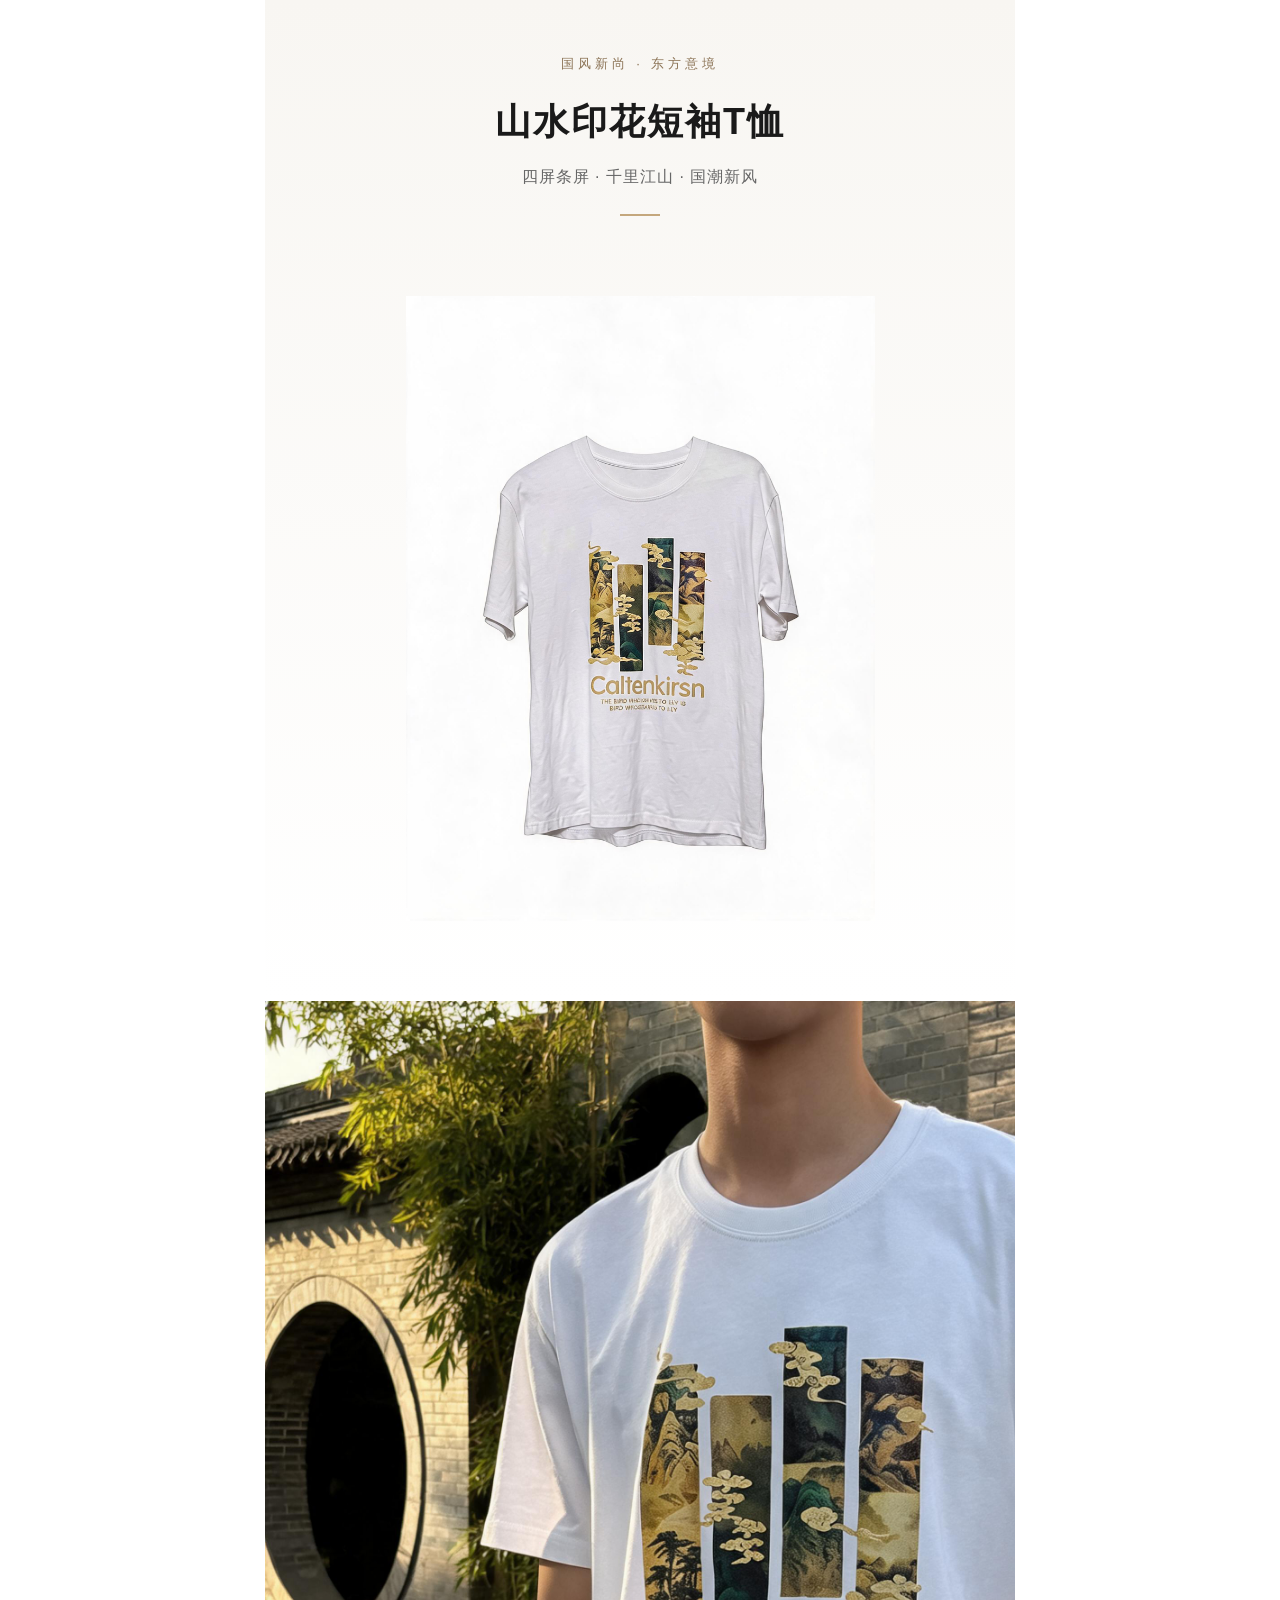
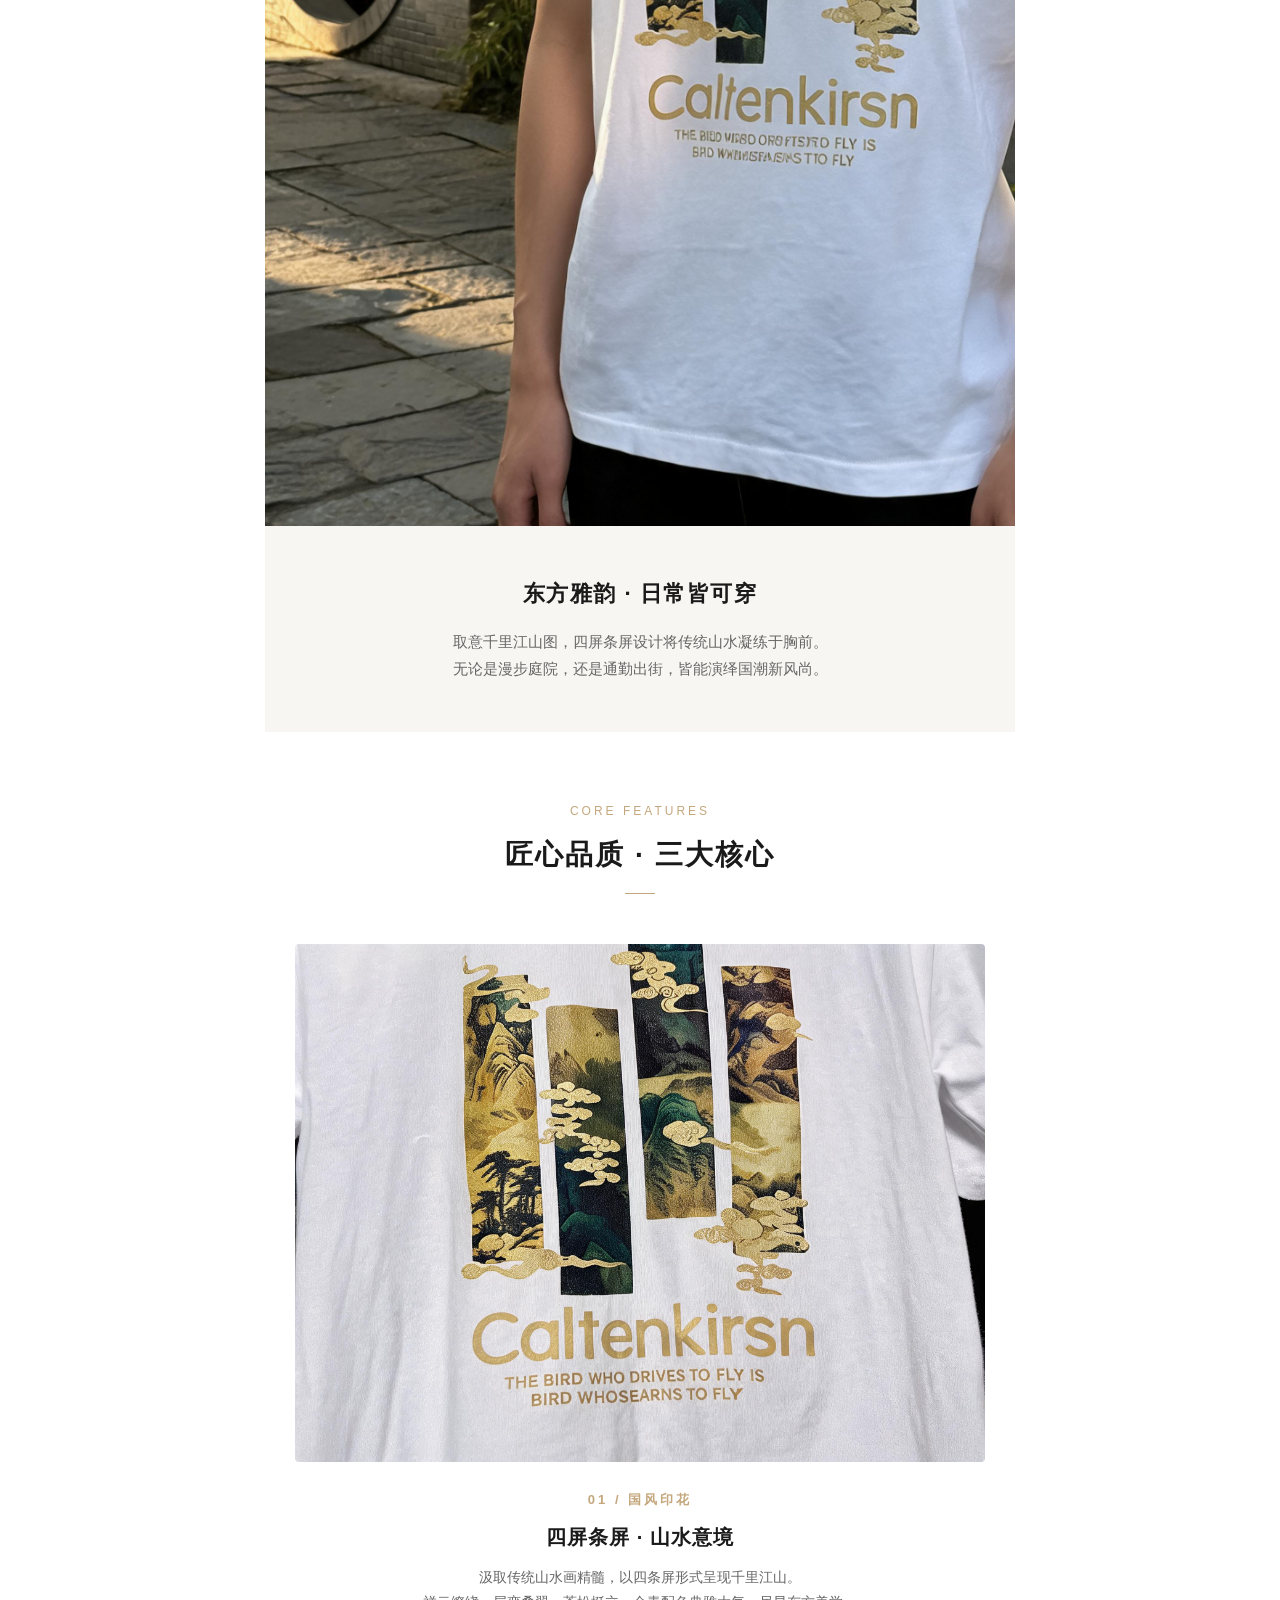
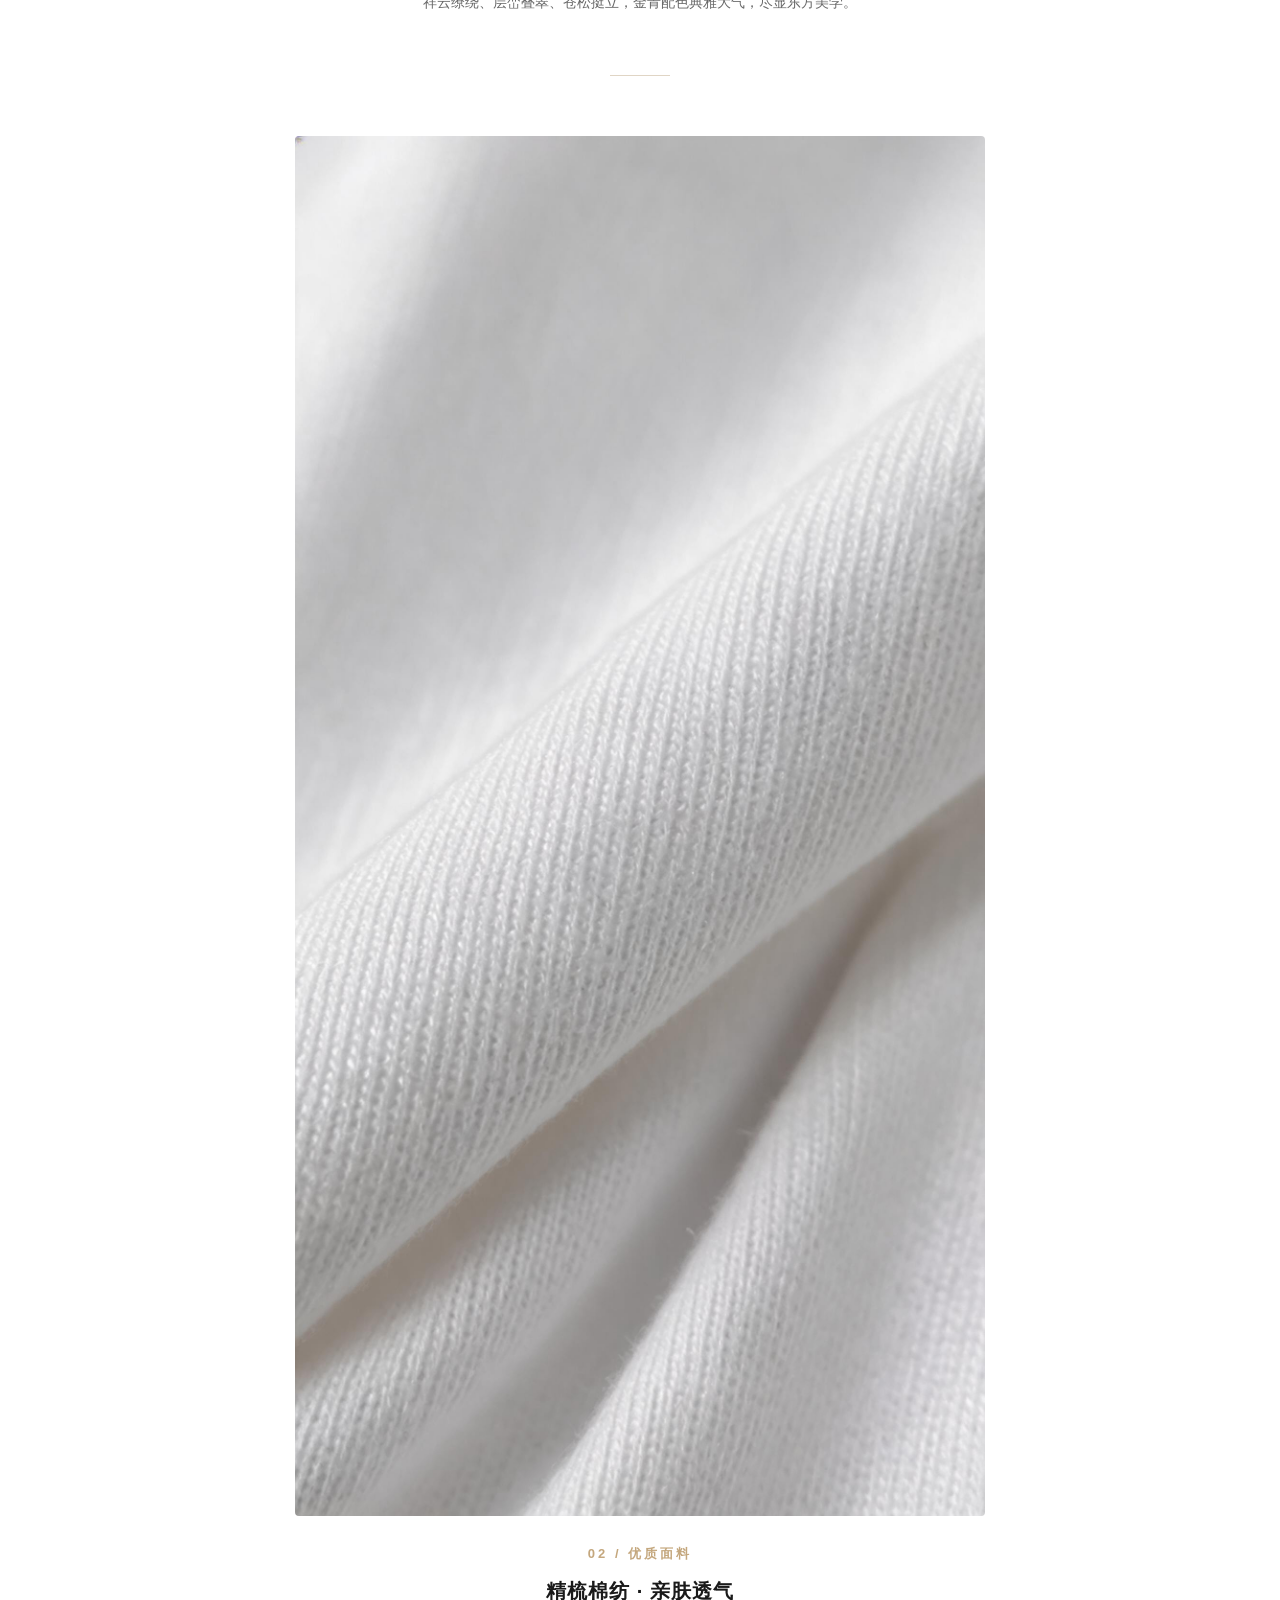
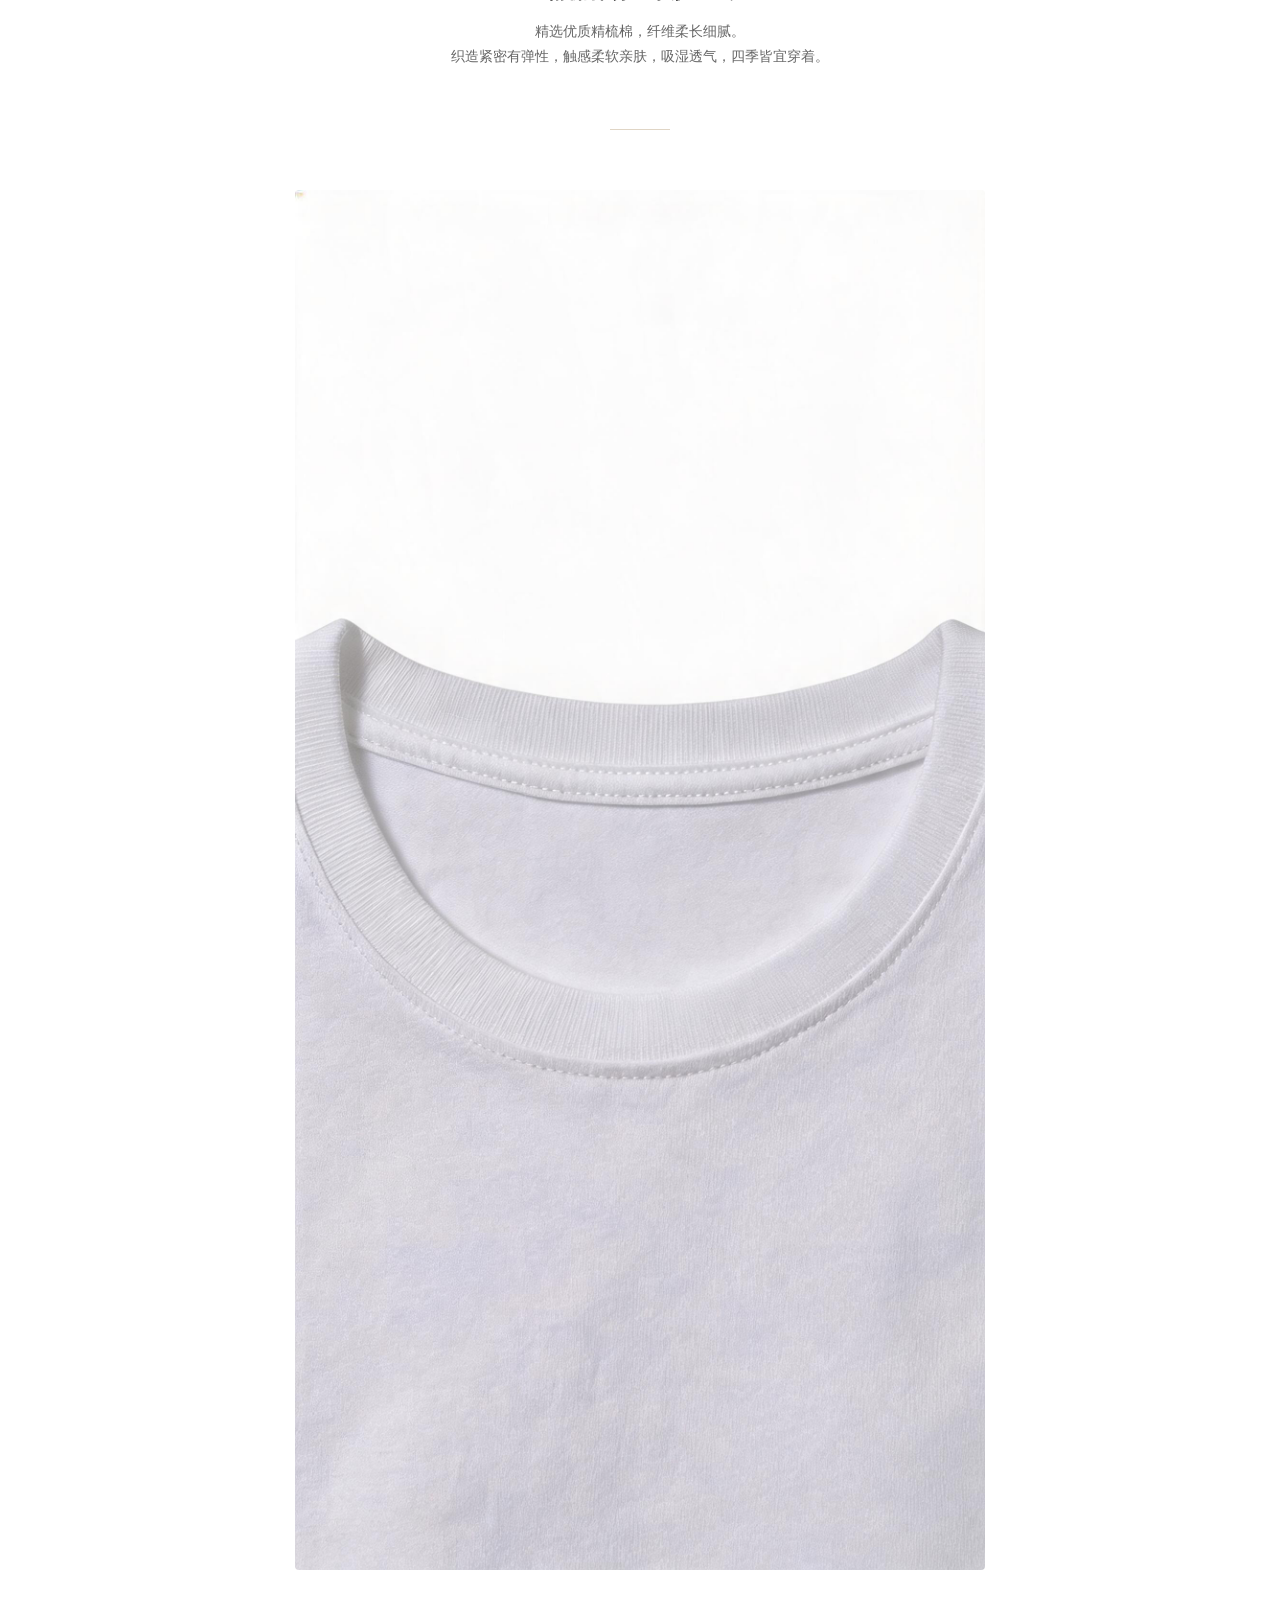
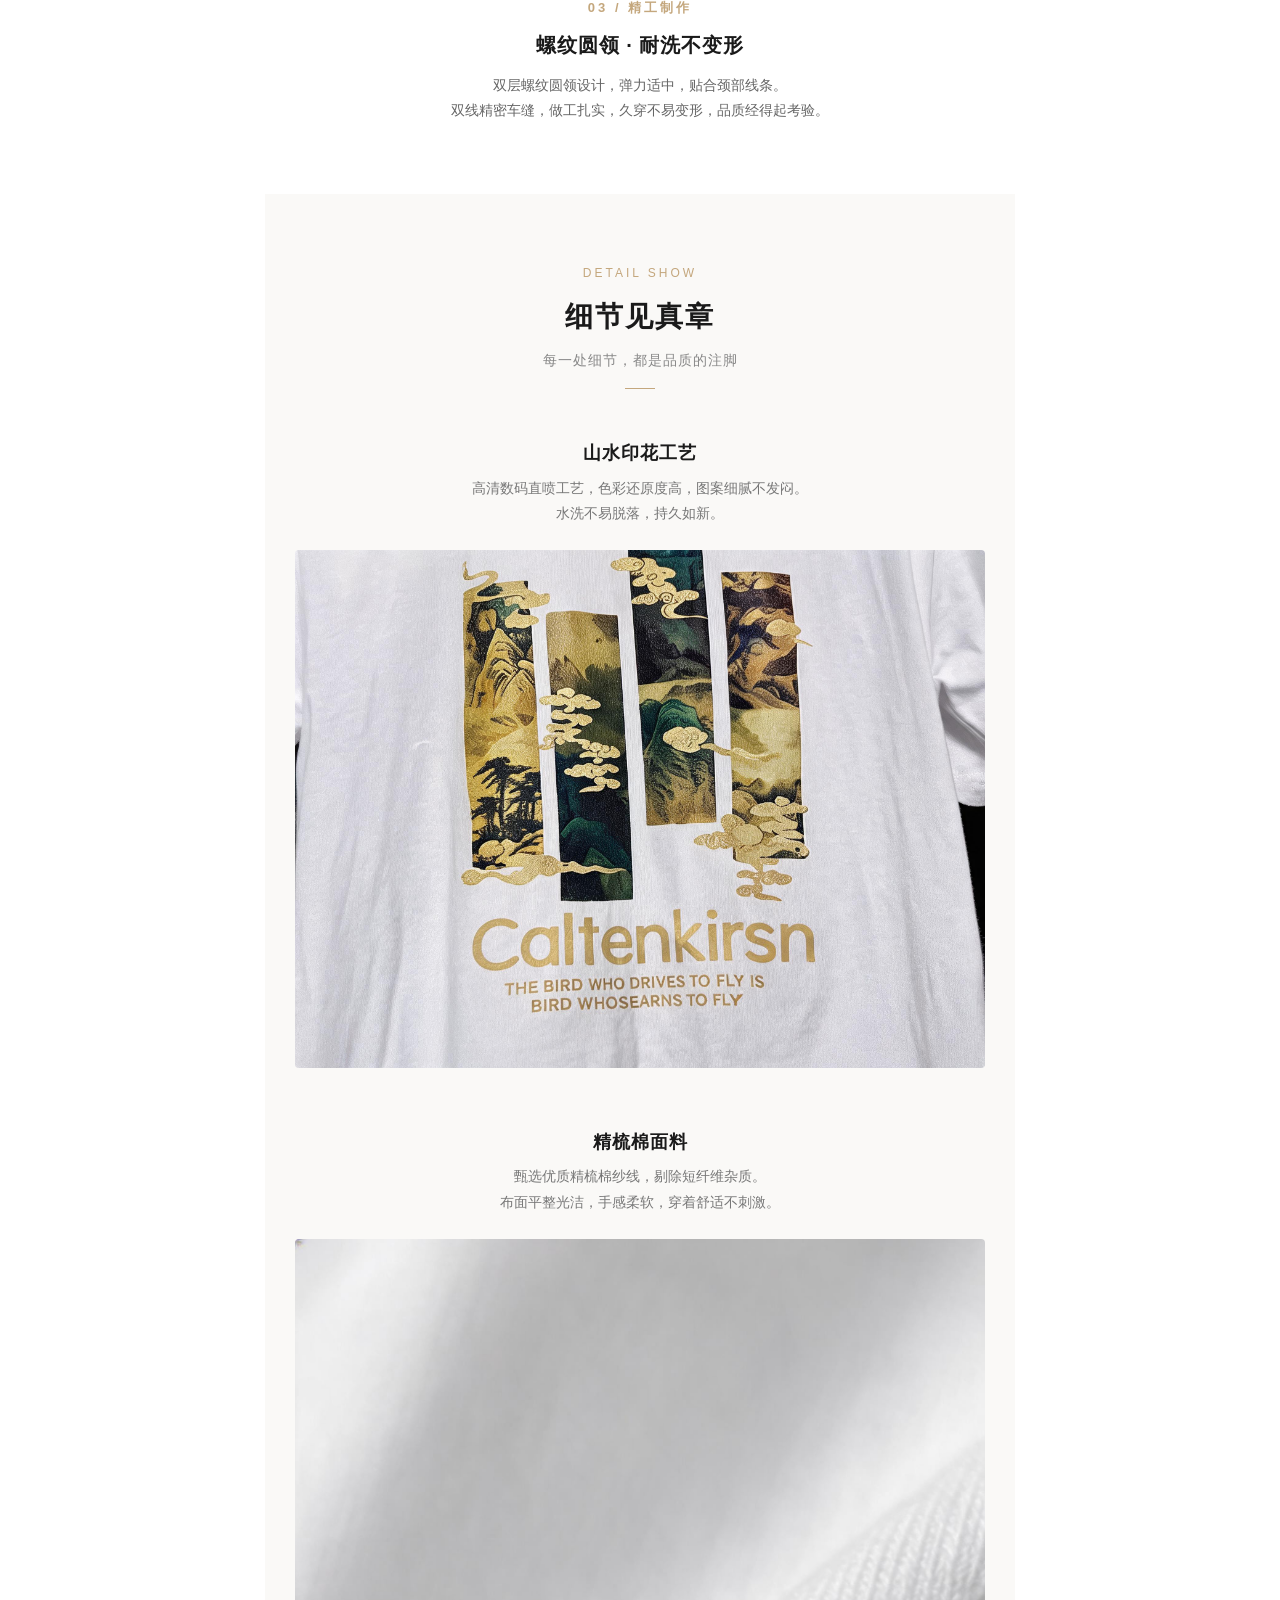
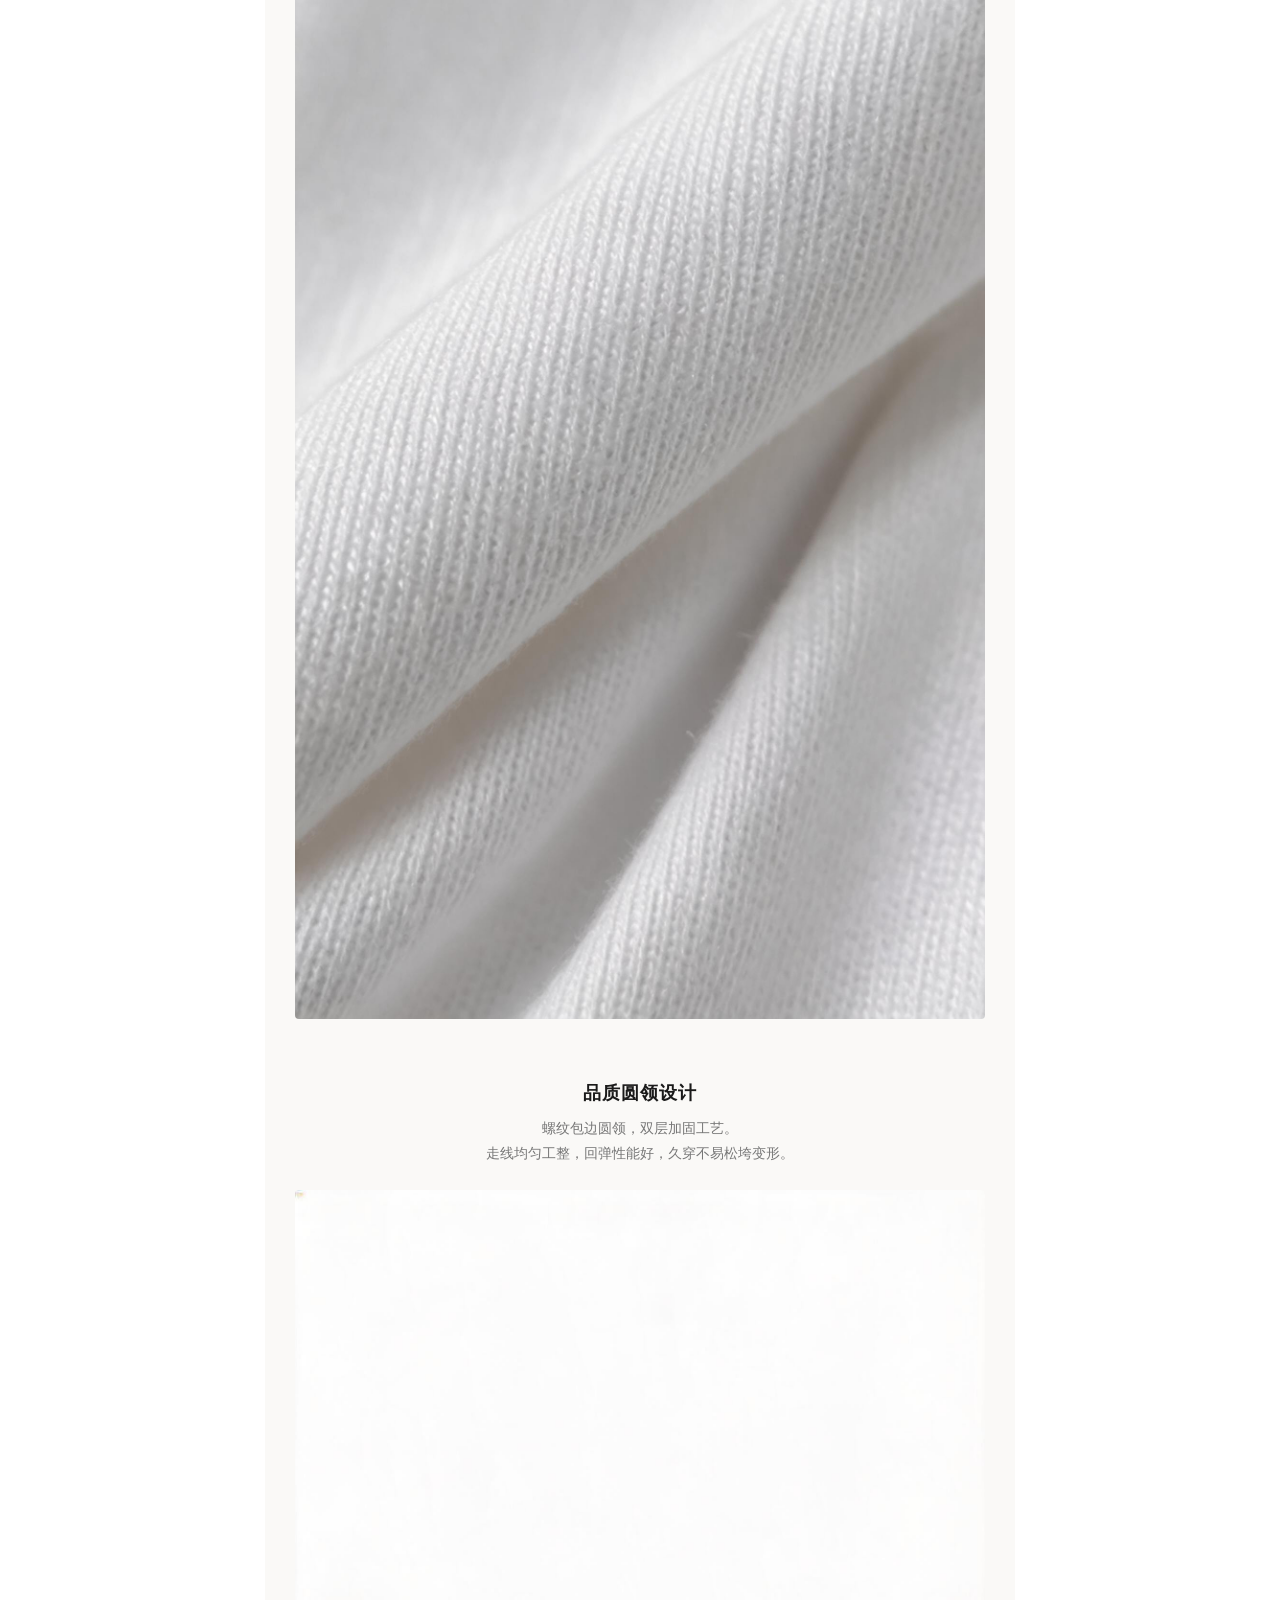
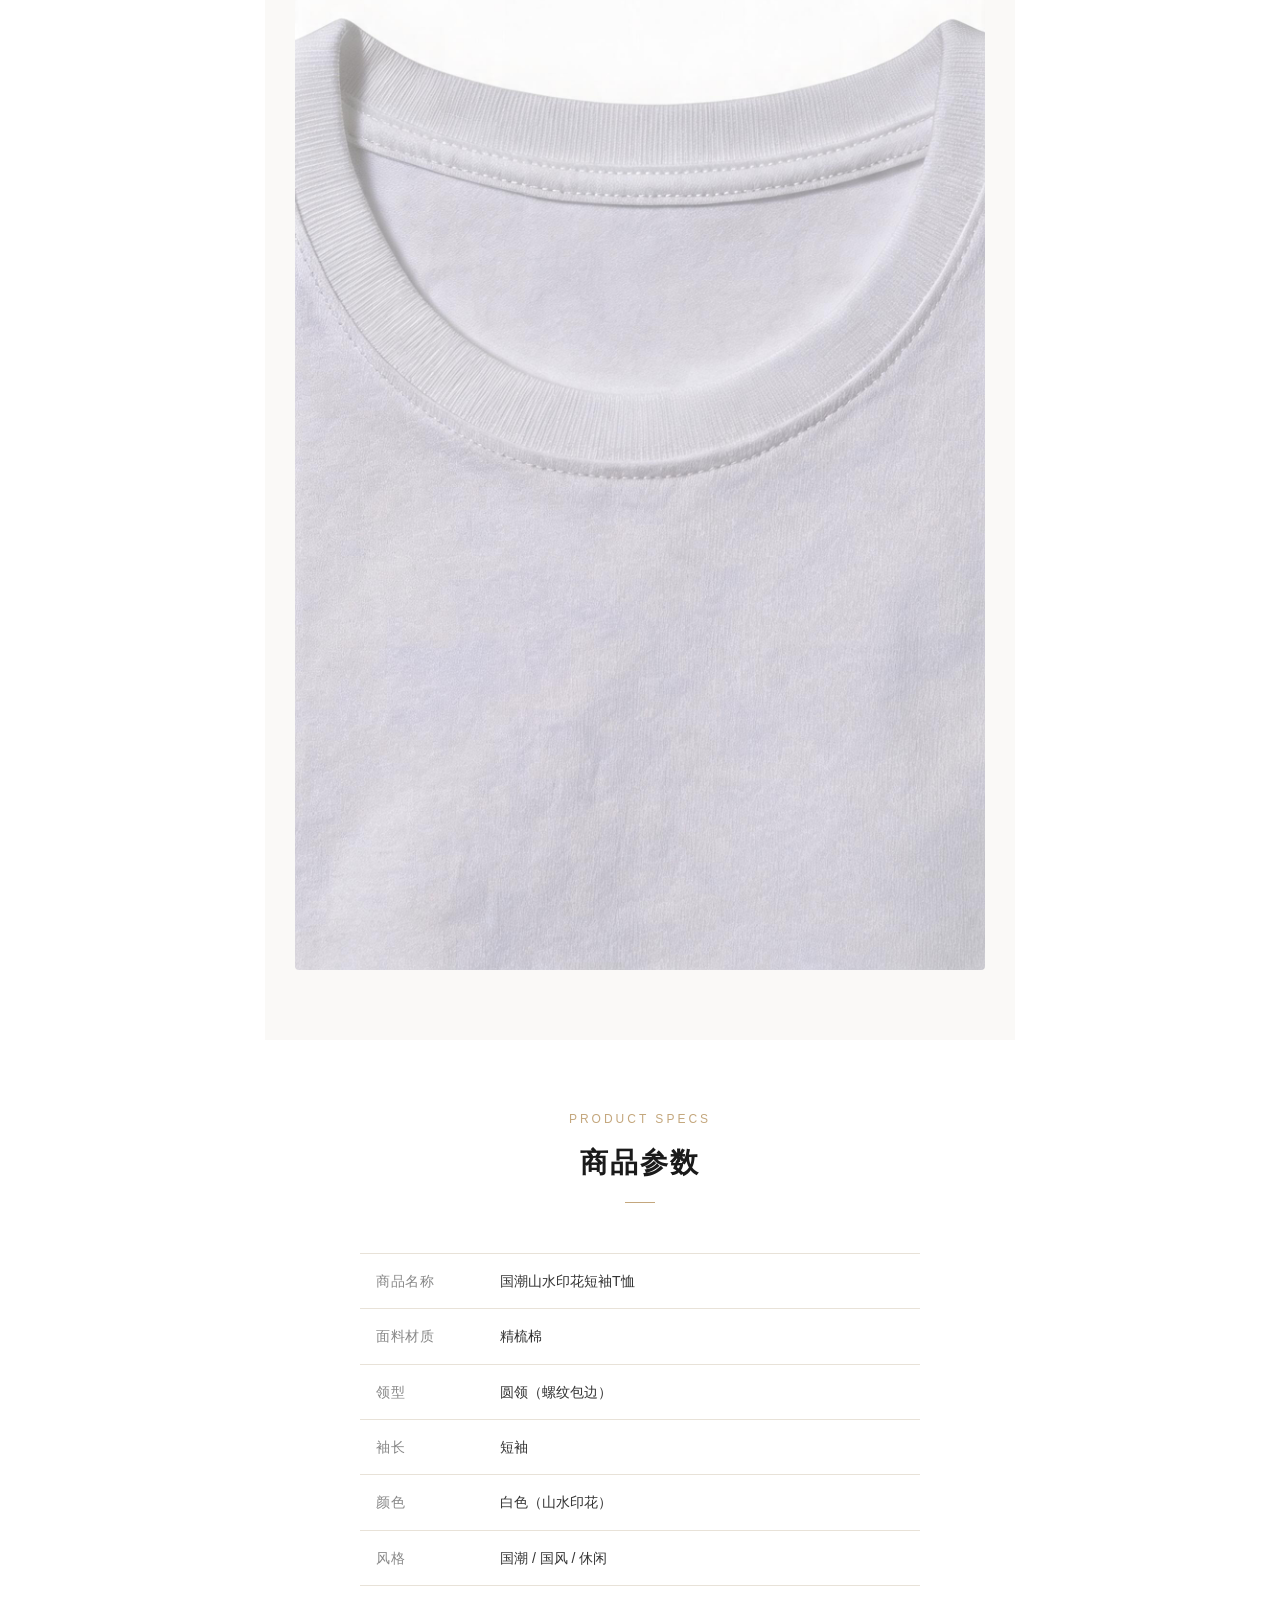
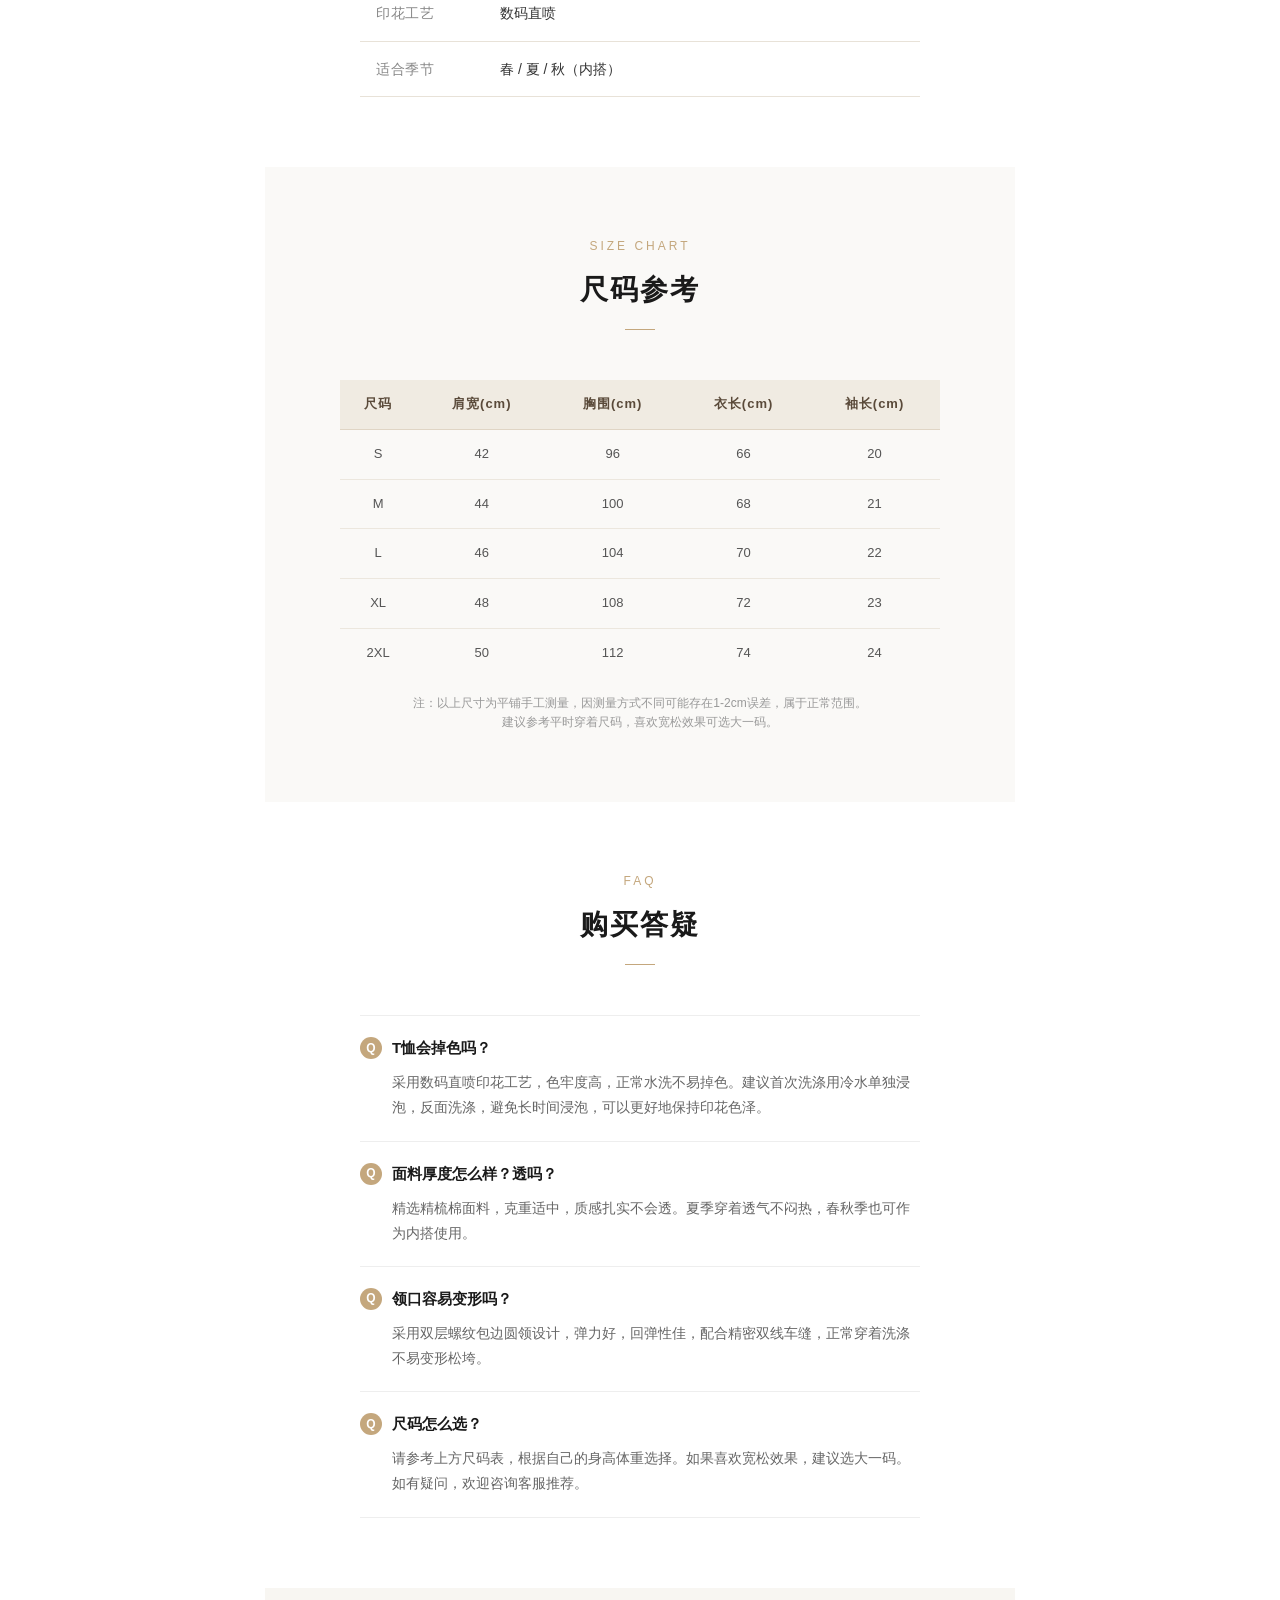
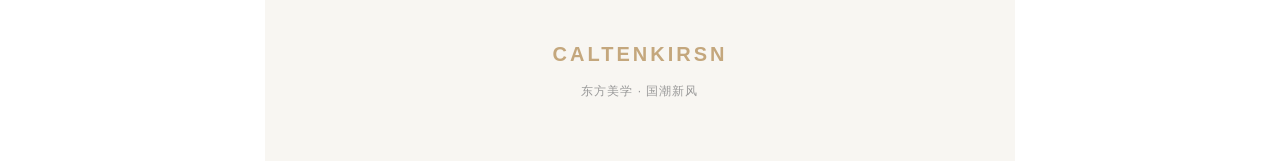
<file: case1.html>
<!-- Generated by Trae Work -->
<!DOCTYPE html>
<html lang="zh-CN">

<head>
  <meta charset="UTF-8">
  <meta name="viewport" content="width=device-width, initial-scale=1.0">
  <title>国潮山水印花短袖T恤 - 商品详情</title>
  <style>
    * {
      margin: 0;
      padding: 0;
      box-sizing: border-box;
    }

    body {
      font-family: "Noto Sans CJK SC", "PingFang SC", "Microsoft YaHei", -apple-system, sans-serif;
      color: #1a1a1a;
      background: #ffffff;
      line-height: 1.6;
      -webkit-font-smoothing: antialiased;
    }

    .detail-page {
      max-width: 750px;
      margin: 0 auto;
      background: #ffffff;
    }

    /* ============ Module 1: Hero ============ */
    .hero-section {
      position: relative;
      width: 100%;
      background: linear-gradient(180deg, #f8f6f2 0%, #ffffff 100%);
      overflow: hidden;
    }

    .hero-image-wrap {
      width: 100%;
      display: flex;
      justify-content: center;
      align-items: center;
      padding: 60px 40px 80px;
    }

    .hero-image-wrap img {
      width: 70%;
      max-width: 500px;
      height: auto;
      display: block;
    }

    .hero-headline {
      text-align: center;
      padding: 50px 30px 20px;
    }

    .hero-tag {
      display: inline-block;
      font-size: 13px;
      letter-spacing: 4px;
      color: #8b7355;
      margin-bottom: 18px;
      font-weight: 500;
    }

    .hero-title {
      font-size: 36px;
      font-weight: 700;
      color: #1a1a1a;
      margin-bottom: 14px;
      letter-spacing: 2px;
    }

    .hero-subtitle {
      font-size: 16px;
      color: #666;
      font-weight: 400;
      letter-spacing: 1px;
    }

    .hero-divider {
      width: 40px;
      height: 2px;
      background: #c4a77d;
      margin: 24px auto 0;
    }

    /* ============ Section Common ============ */
    .section {
      padding: 70px 30px;
    }

    .section-header {
      text-align: center;
      margin-bottom: 50px;
    }

    .section-tag {
      font-size: 12px;
      letter-spacing: 3px;
      color: #c4a77d;
      margin-bottom: 12px;
      font-weight: 500;
    }

    .section-title {
      font-size: 28px;
      font-weight: 700;
      color: #1a1a1a;
      letter-spacing: 2px;
      margin-bottom: 10px;
    }

    .section-subtitle {
      font-size: 14px;
      color: #888;
      letter-spacing: 1px;
    }

    .divider {
      width: 30px;
      height: 1px;
      background: #c4a77d;
      margin: 16px auto 0;
    }

    /* ============ Module 2: Scene / Lifestyle ============ */
    .scene-section {
      background: #f8f6f2;
      padding: 0;
    }

    .scene-image-wrap {
      width: 100%;
    }

    .scene-image-wrap img {
      width: 100%;
      height: auto;
      display: block;
    }

    .scene-copy {
      padding: 50px 30px;
      text-align: center;
    }

    .scene-copy h3 {
      font-size: 22px;
      font-weight: 600;
      margin-bottom: 16px;
      color: #1a1a1a;
      letter-spacing: 1.5px;
    }

    .scene-copy p {
      font-size: 15px;
      color: #666;
      line-height: 1.8;
      max-width: 500px;
      margin: 0 auto;
    }

    /* ============ Module 3: Core Selling Points ============ */
    .features-grid {
      display: flex;
      flex-direction: column;
      gap: 60px;
    }

    .feature-item {
      display: flex;
      flex-direction: column;
      align-items: center;
      text-align: center;
    }

    .feature-image {
      width: 100%;
      border-radius: 4px;
      overflow: hidden;
      margin-bottom: 28px;
    }

    .feature-image img {
      width: 100%;
      height: auto;
      display: block;
    }

    .feature-num {
      font-size: 13px;
      color: #c4a77d;
      letter-spacing: 3px;
      margin-bottom: 10px;
      font-weight: 600;
    }

    .feature-title {
      font-size: 20px;
      font-weight: 600;
      color: #1a1a1a;
      margin-bottom: 12px;
      letter-spacing: 1px;
    }

    .feature-desc {
      font-size: 14px;
      color: #666;
      line-height: 1.8;
      max-width: 480px;
    }

    .feature-line {
      width: 60px;
      height: 1px;
      background: #e0d5c5;
      margin: 0 auto;
    }

    /* ============ Module 4: Detail Section (text-first, then image) ============ */
    .detail-section {
      background: #faf9f7;
    }

    .detail-block {
      margin-bottom: 60px;
    }

    .detail-block:last-child {
      margin-bottom: 0;
    }

    .detail-text {
      text-align: center;
      margin-bottom: 24px;
    }

    .detail-text h4 {
      font-size: 18px;
      font-weight: 600;
      color: #1a1a1a;
      margin-bottom: 8px;
      letter-spacing: 1px;
    }

    .detail-text p {
      font-size: 14px;
      color: #777;
      line-height: 1.8;
    }

    .detail-image {
      width: 100%;
      border-radius: 4px;
      overflow: hidden;
    }

    .detail-image img {
      width: 100%;
      height: auto;
      display: block;
    }

    /* ============ Module 5: Specs Table ============ */
    .specs-section {
      background: #ffffff;
    }

    .specs-table {
      max-width: 560px;
      margin: 0 auto;
      border-top: 1px solid #e8e2d8;
    }

    .spec-row {
      display: flex;
      border-bottom: 1px solid #e8e2d8;
      padding: 16px 0;
    }

    .spec-label {
      width: 140px;
      font-size: 14px;
      color: #888;
      font-weight: 500;
      padding-left: 16px;
      letter-spacing: 0.5px;
    }

    .spec-value {
      flex: 1;
      font-size: 14px;
      color: #333;
      padding-right: 16px;
    }

    /* ============ Module 6: Size Chart ============ */
    .size-section {
      background: #faf9f7;
    }

    .size-table {
      width: 100%;
      max-width: 600px;
      margin: 0 auto;
      border-collapse: collapse;
      font-size: 13px;
    }

    .size-table th {
      background: #f0ebe2;
      color: #5a4a3a;
      font-weight: 600;
      padding: 14px 8px;
      letter-spacing: 1px;
      border-bottom: 1px solid #e0d5c5;
    }

    .size-table td {
      padding: 14px 8px;
      text-align: center;
      color: #555;
      border-bottom: 1px solid #ece7de;
    }

    .size-table tr:last-child td {
      border-bottom: none;
    }

    .size-note {
      text-align: center;
      font-size: 12px;
      color: #999;
      margin-top: 16px;
      line-height: 1.6;
    }

    /* ============ Module 7: FAQ ============ */
    .faq-section {
      background: #ffffff;
    }

    .faq-list {
      max-width: 560px;
      margin: 0 auto;
    }

    .faq-item {
      border-bottom: 1px solid #eee;
      padding: 20px 0;
    }

    .faq-item:first-child {
      border-top: 1px solid #eee;
    }

    .faq-q {
      font-size: 15px;
      font-weight: 600;
      color: #1a1a1a;
      margin-bottom: 10px;
      display: flex;
      align-items: flex-start;
      gap: 10px;
    }

    .faq-q::before {
      content: "Q";
      display: inline-flex;
      align-items: center;
      justify-content: center;
      min-width: 22px;
      height: 22px;
      background: #c4a77d;
      color: #fff;
      border-radius: 50%;
      font-size: 12px;
      font-weight: 700;
      flex-shrink: 0;
      margin-top: 1px;
    }

    .faq-a {
      font-size: 14px;
      color: #666;
      line-height: 1.8;
      padding-left: 32px;
    }

    /* ============ Footer ============ */
    .footer {
      text-align: center;
      padding: 50px 30px 60px;
      background: #f8f6f2;
    }

    .footer-logo {
      font-size: 20px;
      font-weight: 700;
      color: #c4a77d;
      letter-spacing: 3px;
      margin-bottom: 12px;
    }

    .footer-text {
      font-size: 12px;
      color: #999;
      letter-spacing: 1px;
    }

    /* ============ Responsive ============ */
    @media (max-width: 480px) {
      .hero-title {
        font-size: 28px;
      }

      .hero-tag {
        font-size: 12px;
      }

      .section-title {
        font-size: 22px;
      }

      .hero-image-wrap {
        padding: 40px 20px 60px;
      }

      .section {
        padding: 50px 20px;
      }

      .spec-label {
        width: 110px;
      }
    }
  </style>
</head>

<body>
  <div class="detail-page">

    <!-- Module 1: Hero / 首屏 -->
    <section class="hero-section">
      <div class="hero-headline">
        <div class="hero-tag">国风新尚 · 东方意境</div>
        <h1 class="hero-title">山水印花短袖T恤</h1>
        <p class="hero-subtitle">四屏条屏 · 千里江山 · 国潮新风</p>
        <div class="hero-divider"></div>
      </div>
      <div class="hero-image-wrap">
        <img src="assets\images\detail_01_hero.jpg" alt="白色山水印花短袖T恤">
      </div>
    </section>

    <!-- Module 2: Scene / 场景穿搭 -->
    <section class="scene-section">
      <div class="scene-image-wrap">
        <img src="assets\images\detail_02_scene.jpg" alt="中式庭院场景穿搭展示">
      </div>
      <div class="scene-copy">
        <h3>东方雅韵 · 日常皆可穿</h3>
        <p>取意千里江山图，四屏条屏设计将传统山水凝练于胸前。<br>
          无论是漫步庭院，还是通勤出街，皆能演绎国潮新风尚。</p>
      </div>
    </section>

    <!-- Module 3: Core Benefits / 核心卖点 -->
    <section class="section">
      <div class="section-header">
        <div class="section-tag">CORE FEATURES</div>
        <h2 class="section-title">匠心品质 · 三大核心</h2>
        <div class="divider"></div>
      </div>

      <div class="features-grid">
        <!-- Feature 1: Print -->
        <div class="feature-item">
          <div class="feature-image">
            <img src="assets\images\detail_03_print_detail.jpg" alt="山水印花细节特写">
          </div>
          <div class="feature-num">01 / 国风印花</div>
          <h3 class="feature-title">四屏条屏 · 山水意境</h3>
          <p class="feature-desc">汲取传统山水画精髓，以四条屏形式呈现千里江山。<br>
            祥云缭绕、层峦叠翠、苍松挺立，金青配色典雅大气，尽显东方美学。</p>
        </div>

        <div class="feature-line"></div>

        <!-- Feature 2: Fabric -->
        <div class="feature-item">
          <div class="feature-image">
            <img src="assets\images\detail_04_fabric_detail.jpg" alt="精梳棉质面料特写">
          </div>
          <div class="feature-num">02 / 优质面料</div>
          <h3 class="feature-title">精梳棉纺 · 亲肤透气</h3>
          <p class="feature-desc">精选优质精梳棉，纤维柔长细腻。<br>
            织造紧密有弹性，触感柔软亲肤，吸湿透气，四季皆宜穿着。</p>
        </div>

        <div class="feature-line"></div>

        <!-- Feature 3: Collar Craft -->
        <div class="feature-item">
          <div class="feature-image">
            <img src="assets\images\detail_05_collar_detail.jpg" alt="圆领领口做工特写">
          </div>
          <div class="feature-num">03 / 精工制作</div>
          <h3 class="feature-title">螺纹圆领 · 耐洗不变形</h3>
          <p class="feature-desc">双层螺纹圆领设计，弹力适中，贴合颈部线条。<br>
            双线精密车缝，做工扎实，久穿不易变形，品质经得起考验。</p>
        </div>
      </div>
    </section>

    <!-- Module 4: Details / 细节详解 -->
    <section class="section detail-section">
      <div class="section-header">
        <div class="section-tag">DETAIL SHOW</div>
        <h2 class="section-title">细节见真章</h2>
        <p class="section-subtitle">每一处细节，都是品质的注脚</p>
        <div class="divider"></div>
      </div>

      <div class="detail-block">
        <div class="detail-text">
          <h4>山水印花工艺</h4>
          <p>高清数码直喷工艺，色彩还原度高，图案细腻不发闷。<br>水洗不易脱落，持久如新。</p>
        </div>
        <div class="detail-image">
          <img src="assets\images\detail_03_print_detail.jpg" alt="印花工艺细节">
        </div>
      </div>

      <div class="detail-block">
        <div class="detail-text">
          <h4>精梳棉面料</h4>
          <p>甄选优质精梳棉纱线，剔除短纤维杂质。<br>布面平整光洁，手感柔软，穿着舒适不刺激。</p>
        </div>
        <div class="detail-image">
          <img src="assets\images\detail_04_fabric_detail.jpg" alt="精梳棉面料细节">
        </div>
      </div>

      <div class="detail-block">
        <div class="detail-text">
          <h4>品质圆领设计</h4>
          <p>螺纹包边圆领，双层加固工艺。<br>走线均匀工整，回弹性能好，久穿不易松垮变形。</p>
        </div>
        <div class="detail-image">
          <img src="assets\images\detail_05_collar_detail.jpg" alt="圆领做工细节">
        </div>
      </div>
    </section>

    <!-- Module 5: Specs / 参数规格 -->
    <section class="section specs-section">
      <div class="section-header">
        <div class="section-tag">PRODUCT SPECS</div>
        <h2 class="section-title">商品参数</h2>
        <div class="divider"></div>
      </div>

      <div class="specs-table">
        <div class="spec-row">
          <div class="spec-label">商品名称</div>
          <div class="spec-value">国潮山水印花短袖T恤</div>
        </div>
        <div class="spec-row">
          <div class="spec-label">面料材质</div>
          <div class="spec-value">精梳棉</div>
        </div>
        <div class="spec-row">
          <div class="spec-label">领型</div>
          <div class="spec-value">圆领（螺纹包边）</div>
        </div>
        <div class="spec-row">
          <div class="spec-label">袖长</div>
          <div class="spec-value">短袖</div>
        </div>
        <div class="spec-row">
          <div class="spec-label">颜色</div>
          <div class="spec-value">白色（山水印花）</div>
        </div>
        <div class="spec-row">
          <div class="spec-label">风格</div>
          <div class="spec-value">国潮 / 国风 / 休闲</div>
        </div>
        <div class="spec-row">
          <div class="spec-label">印花工艺</div>
          <div class="spec-value">数码直喷</div>
        </div>
        <div class="spec-row">
          <div class="spec-label">适合季节</div>
          <div class="spec-value">春 / 夏 / 秋（内搭）</div>
        </div>
      </div>
    </section>

    <!-- Module 6: Size Chart / 尺码表 -->
    <section class="section size-section">
      <div class="section-header">
        <div class="section-tag">SIZE CHART</div>
        <h2 class="section-title">尺码参考</h2>
        <div class="divider"></div>
      </div>

      <table class="size-table">
        <thead>
          <tr>
            <th>尺码</th>
            <th>肩宽(cm)</th>
            <th>胸围(cm)</th>
            <th>衣长(cm)</th>
            <th>袖长(cm)</th>
          </tr>
        </thead>
        <tbody>
          <tr>
            <td>S</td>
            <td>42</td>
            <td>96</td>
            <td>66</td>
            <td>20</td>
          </tr>
          <tr>
            <td>M</td>
            <td>44</td>
            <td>100</td>
            <td>68</td>
            <td>21</td>
          </tr>
          <tr>
            <td>L</td>
            <td>46</td>
            <td>104</td>
            <td>70</td>
            <td>22</td>
          </tr>
          <tr>
            <td>XL</td>
            <td>48</td>
            <td>108</td>
            <td>72</td>
            <td>23</td>
          </tr>
          <tr>
            <td>2XL</td>
            <td>50</td>
            <td>112</td>
            <td>74</td>
            <td>24</td>
          </tr>
        </tbody>
      </table>
      <p class="size-note">
        注：以上尺寸为平铺手工测量，因测量方式不同可能存在1-2cm误差，属于正常范围。<br>
        建议参考平时穿着尺码，喜欢宽松效果可选大一码。
      </p>
    </section>

    <!-- Module 7: FAQ / 购买答疑 -->
    <section class="section faq-section">
      <div class="section-header">
        <div class="section-tag">FAQ</div>
        <h2 class="section-title">购买答疑</h2>
        <div class="divider"></div>
      </div>

      <div class="faq-list">
        <div class="faq-item">
          <div class="faq-q">T恤会掉色吗？</div>
          <div class="faq-a">采用数码直喷印花工艺，色牢度高，正常水洗不易掉色。建议首次洗涤用冷水单独浸泡，反面洗涤，避免长时间浸泡，可以更好地保持印花色泽。</div>
        </div>
        <div class="faq-item">
          <div class="faq-q">面料厚度怎么样？透吗？</div>
          <div class="faq-a">精选精梳棉面料，克重适中，质感扎实不会透。夏季穿着透气不闷热，春秋季也可作为内搭使用。</div>
        </div>
        <div class="faq-item">
          <div class="faq-q">领口容易变形吗？</div>
          <div class="faq-a">采用双层螺纹包边圆领设计，弹力好，回弹性佳，配合精密双线车缝，正常穿着洗涤不易变形松垮。</div>
        </div>
        <div class="faq-item">
          <div class="faq-q">尺码怎么选？</div>
          <div class="faq-a">请参考上方尺码表，根据自己的身高体重选择。如果喜欢宽松效果，建议选大一码。如有疑问，欢迎咨询客服推荐。</div>
        </div>
      </div>
    </section>

    <!-- Footer -->
    <footer class="footer">
      <div class="footer-logo">CALTENKIRSN</div>
      <p class="footer-text">东方美学 · 国潮新风</p>
    </footer>

  </div>
</body>

</html>
</file>
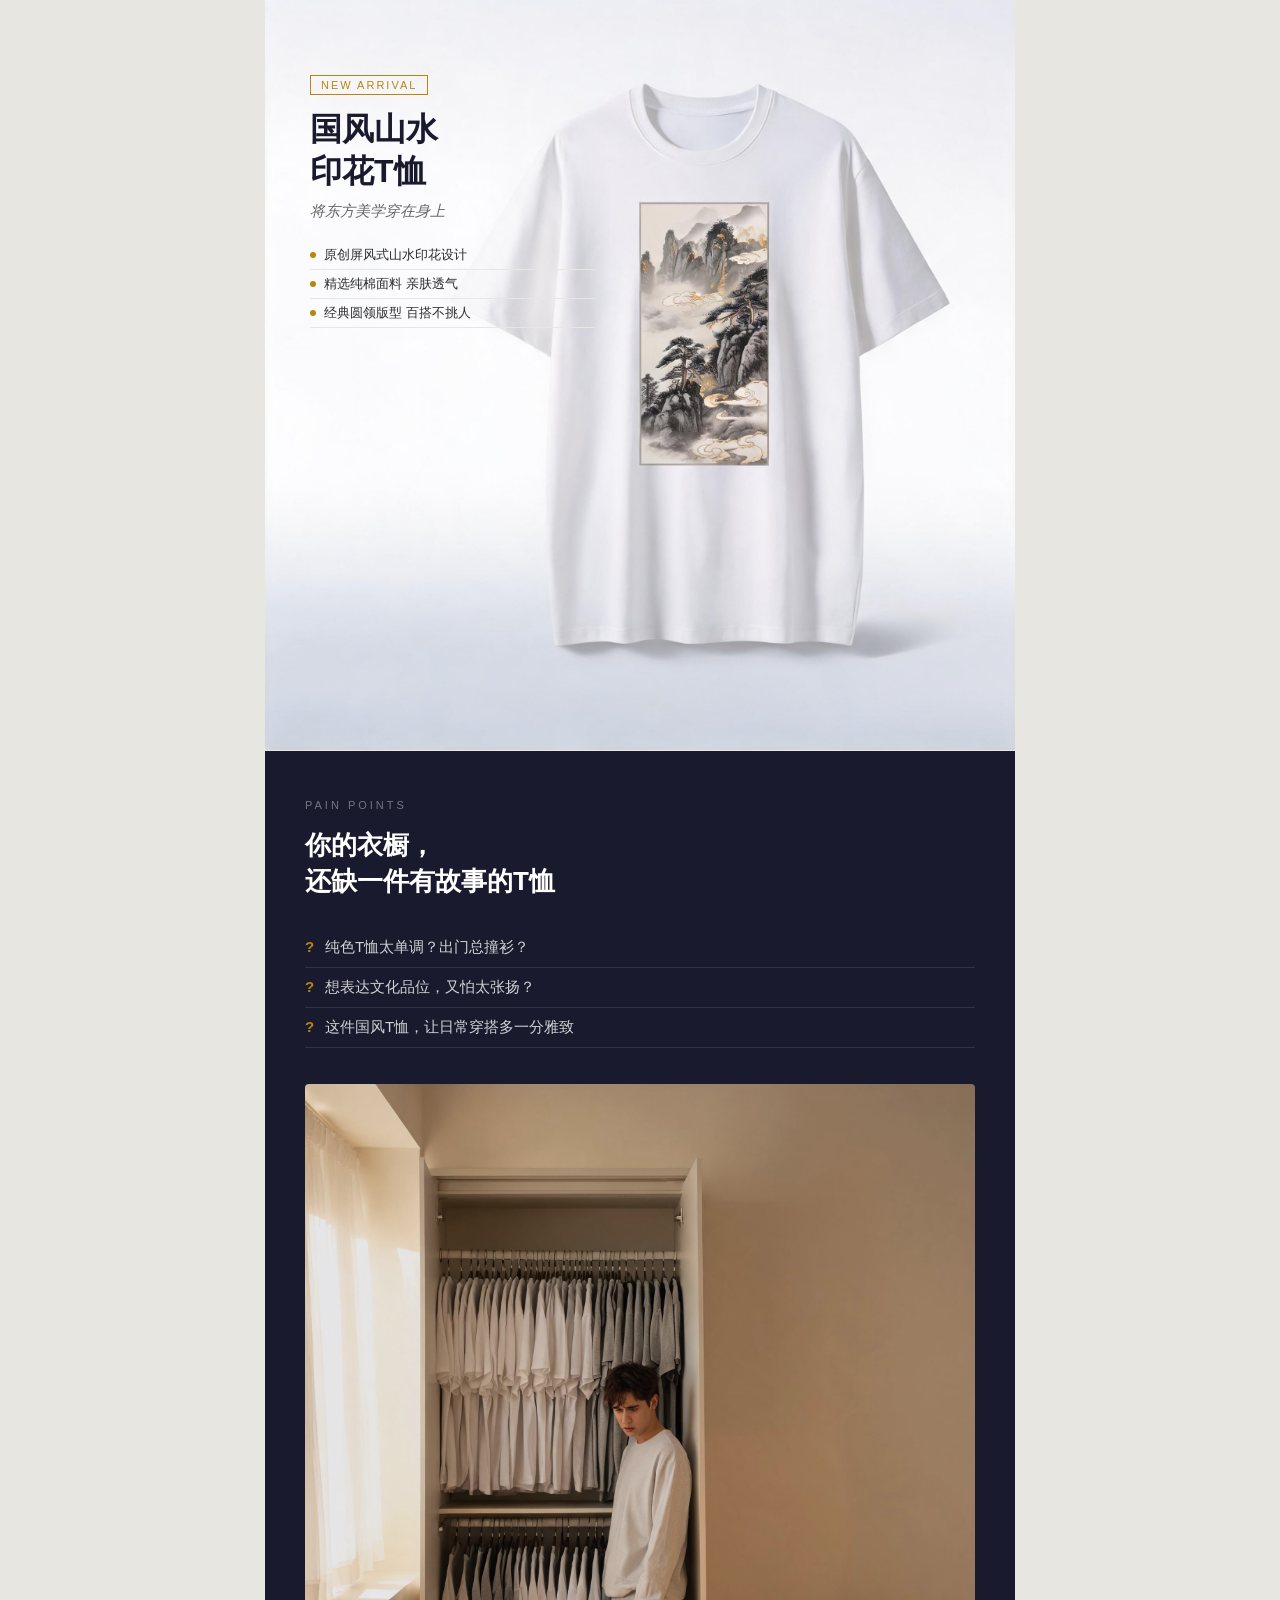
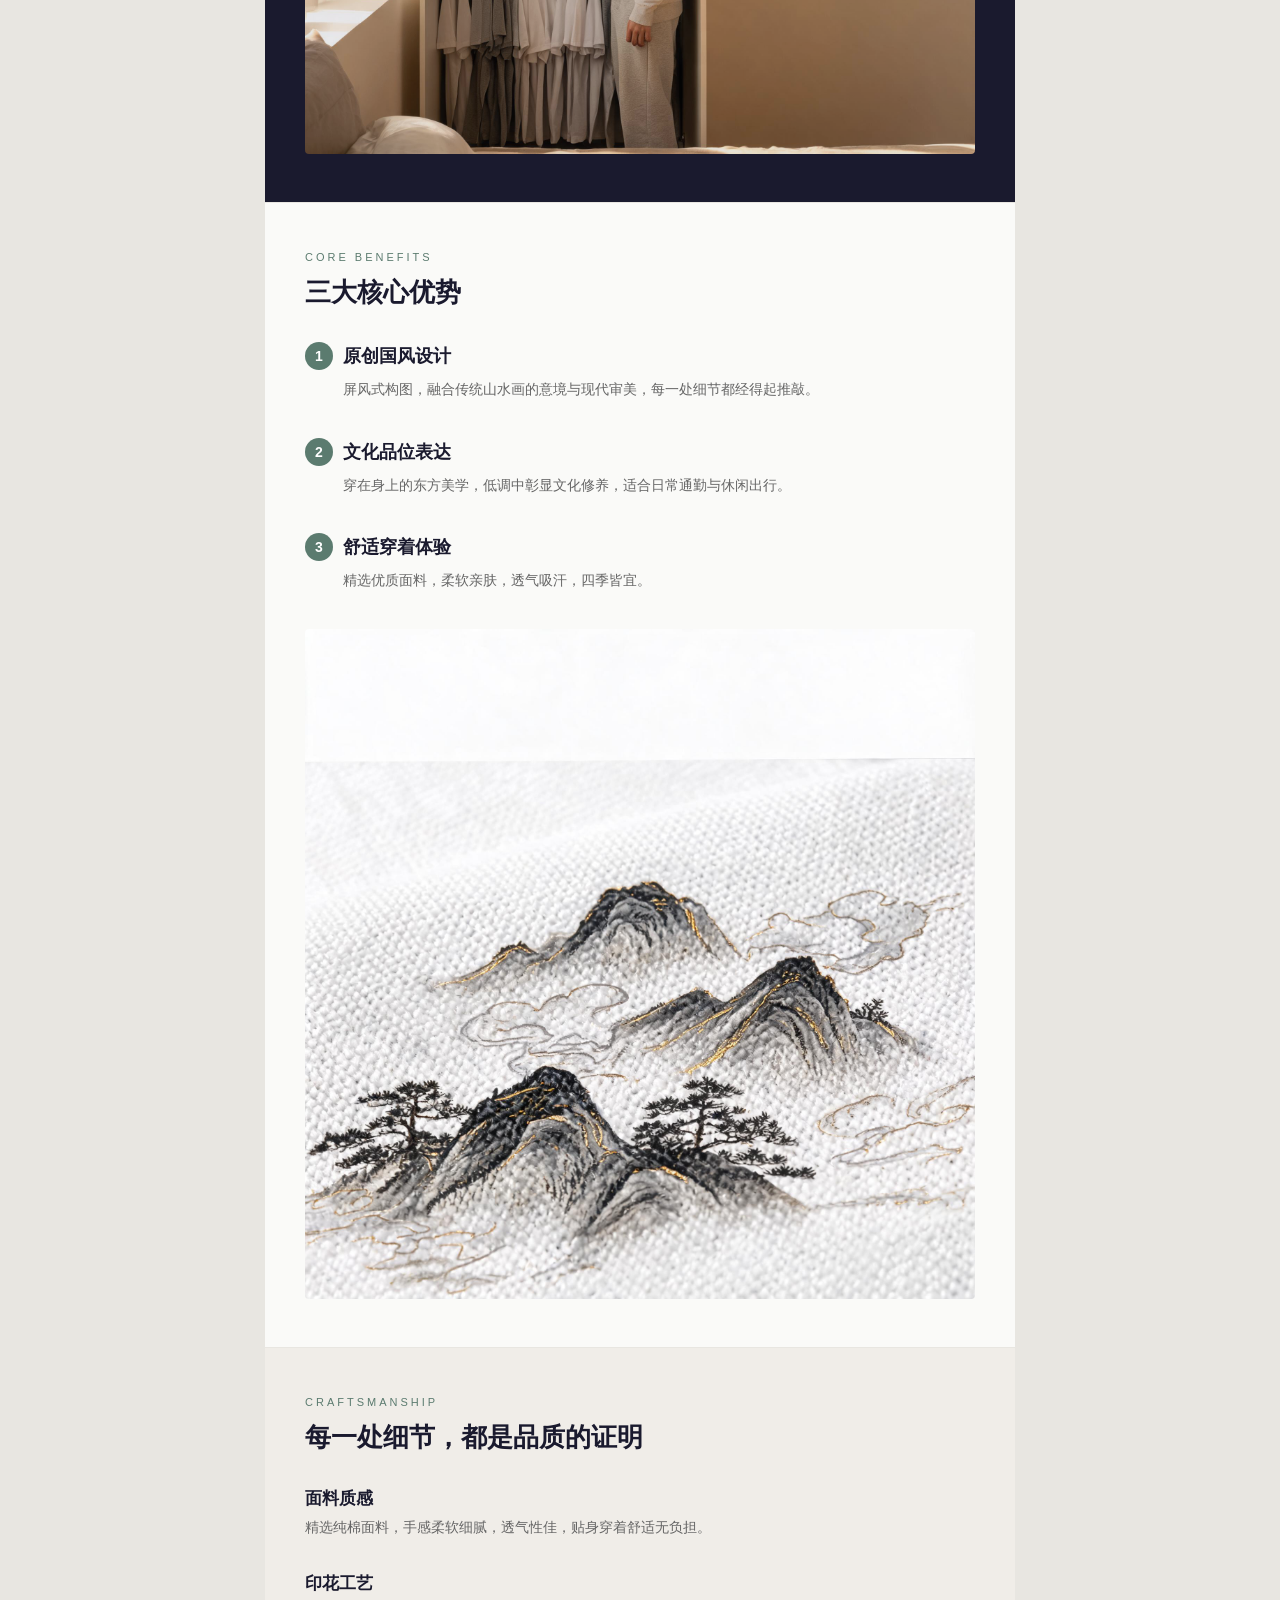
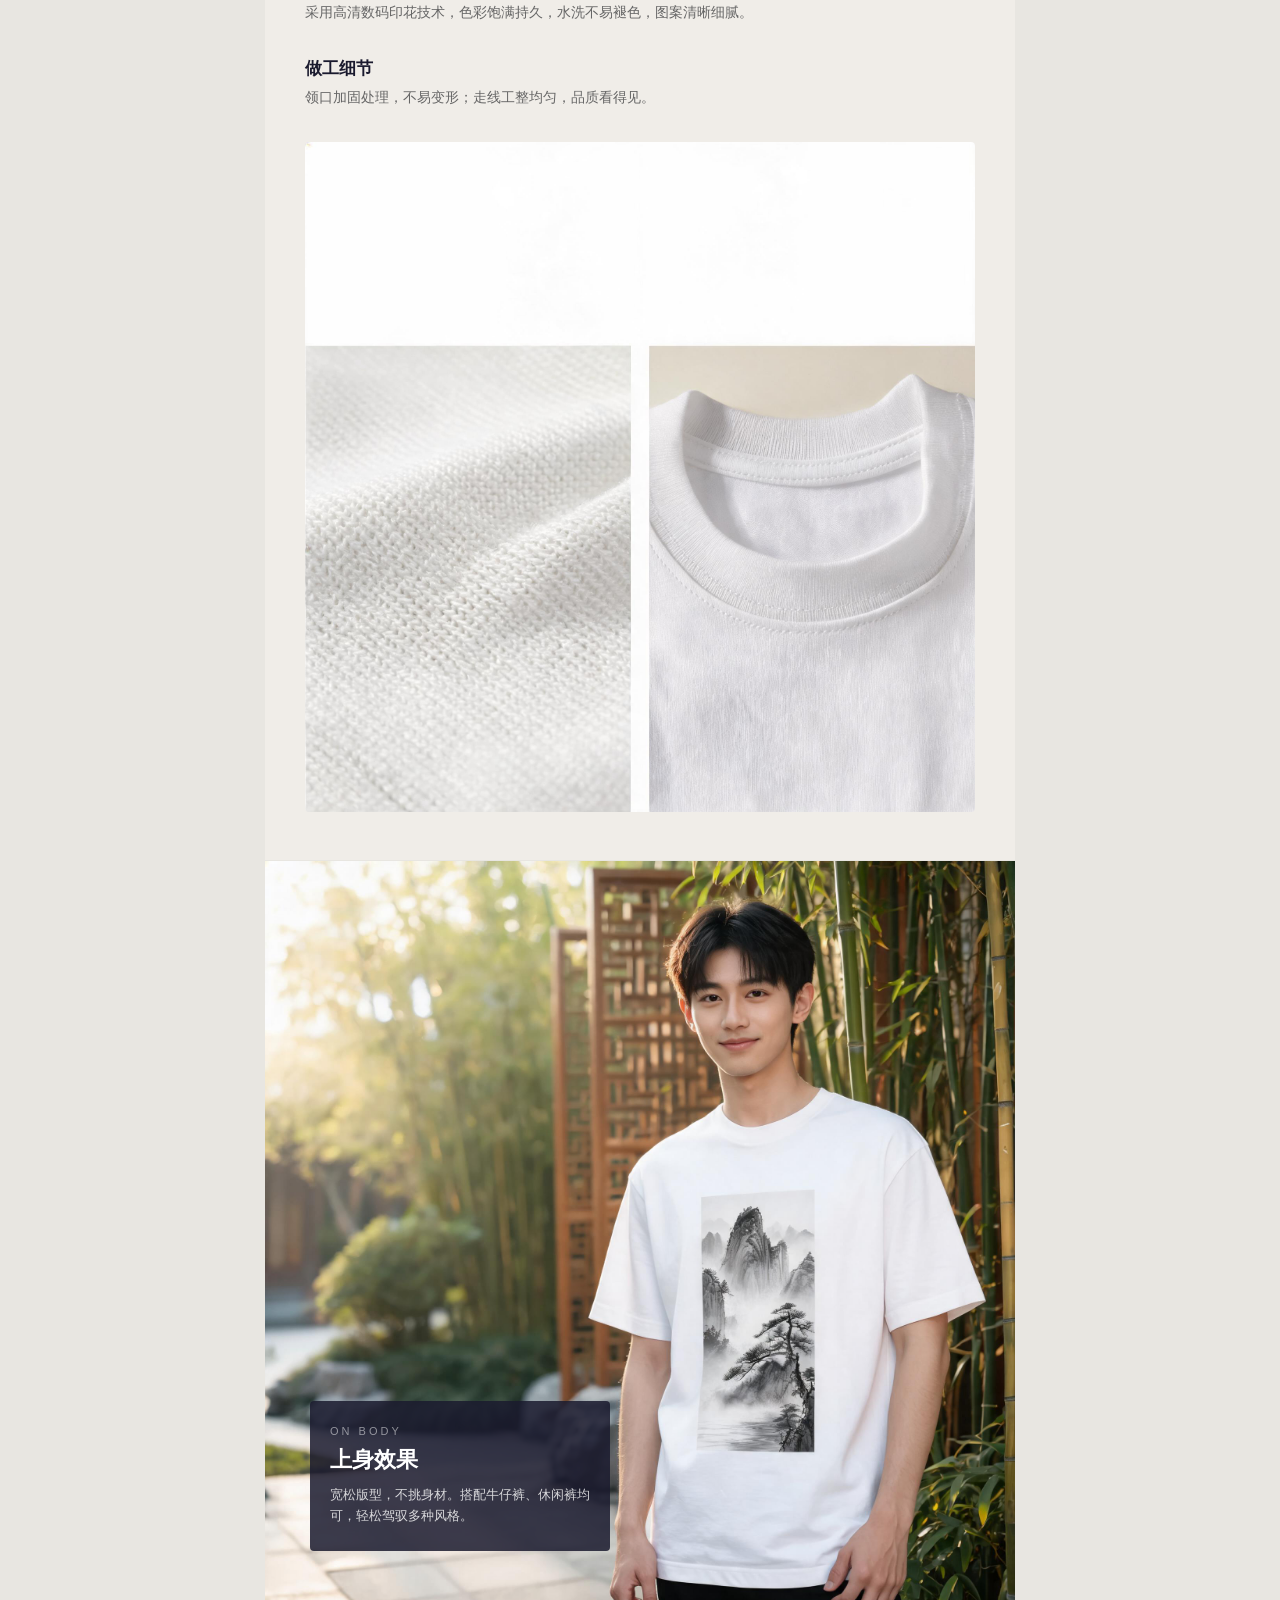
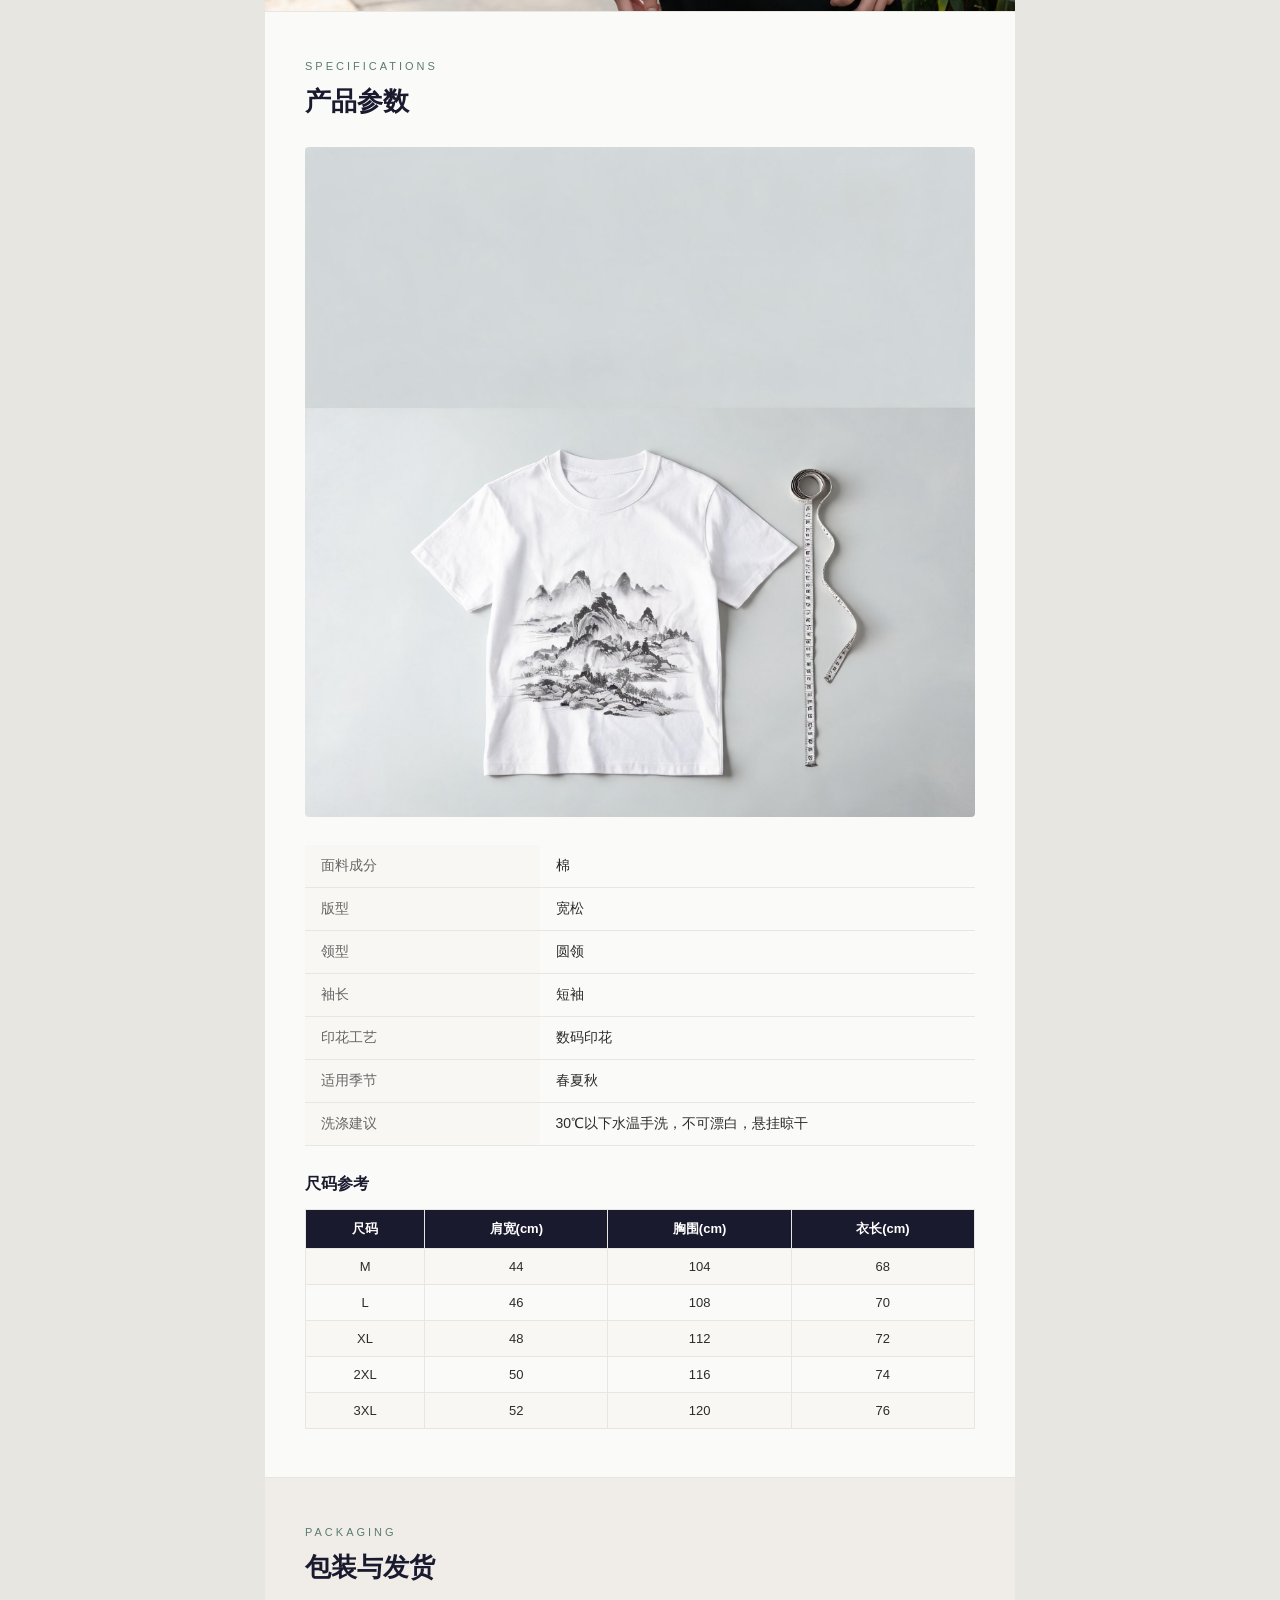
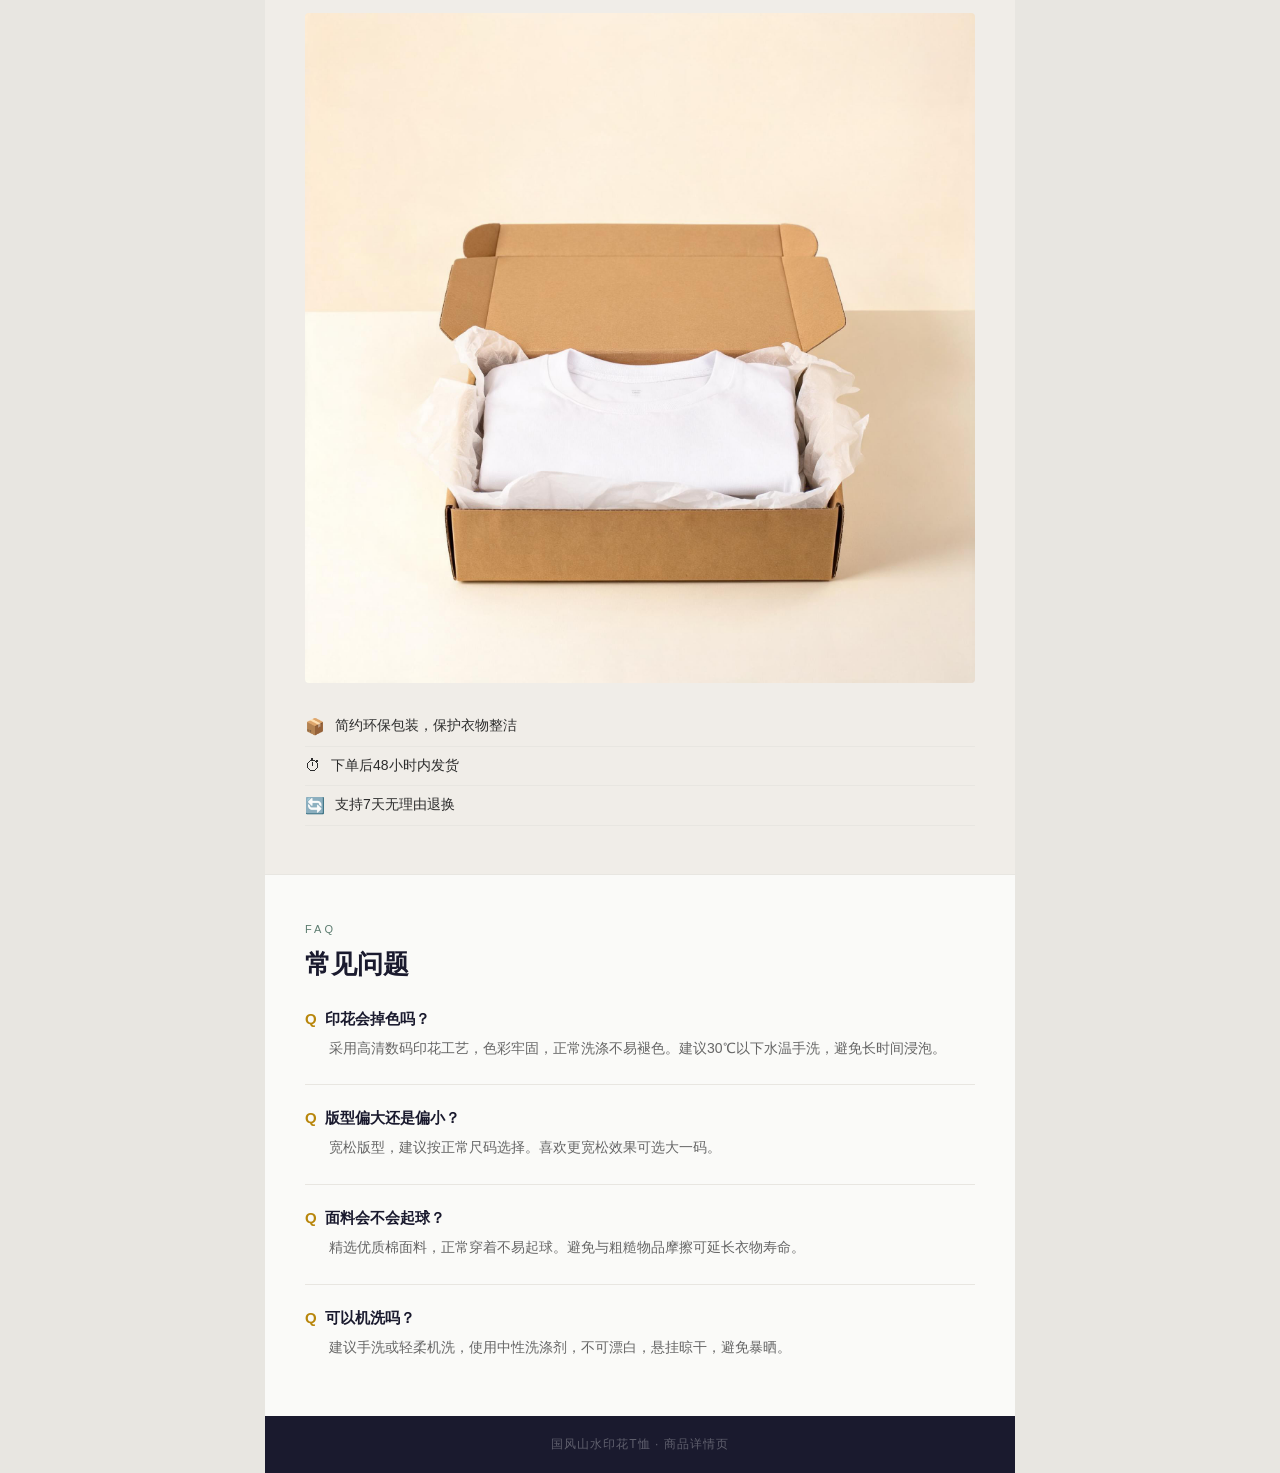
<file: case2.html>
<!DOCTYPE html>
<html lang="zh-CN">
<head>
<meta charset="UTF-8">
<meta name="viewport" content="width=device-width, initial-scale=1.0">
<title>国风山水印花T恤 - 商品详情页</title>
<style>
  :root {
    --color-bg: #FAFAF8;
    --color-dark: #1A1A2E;
    --color-accent: #5B7B6F;
    --color-accent-warm: #B8860B;
    --color-text: #2C2C2C;
    --color-text-secondary: #666;
    --color-border: #E8E6E1;
    --color-white: #FFFFFF;
    --width: 750px;
  }

  * { margin: 0; padding: 0; box-sizing: border-box; }

  body {
    font-family: -apple-system, "PingFang SC", "Hiragino Sans GB", "Microsoft YaHei", "Noto Sans CJK SC", sans-serif;
    background: #E8E6E1;
    color: var(--color-text);
    -webkit-font-smoothing: antialiased;
  }

  .page {
    max-width: var(--width);
    margin: 0 auto;
    background: var(--color-bg);
  }

  /* ===== Module 1: Hero ===== */
  .hero {
    position: relative;
    background: linear-gradient(180deg, #F5F3EE 0%, #EDEAE3 100%);
    overflow: hidden;
  }
  .hero-img {
    width: 100%;
    display: block;
  }
  .hero-text {
    position: absolute;
    top: 10%;
    left: 6%;
    width: 38%;
  }
  .hero-tag {
    display: inline-block;
    font-size: 11px;
    letter-spacing: 2px;
    color: var(--color-accent-warm);
    border: 1px solid var(--color-accent-warm);
    padding: 3px 10px;
    margin-bottom: 14px;
  }
  .hero-title {
    font-size: 32px;
    font-weight: 800;
    color: var(--color-dark);
    line-height: 1.3;
    margin-bottom: 10px;
  }
  .hero-title span {
    white-space: nowrap;
  }
  .hero-subtitle {
    font-size: 15px;
    color: var(--color-text-secondary);
    margin-bottom: 20px;
    font-style: italic;
  }
  .hero-benefits {
    list-style: none;
  }
  .hero-benefits li {
    font-size: 13px;
    color: var(--color-text);
    padding: 5px 0;
    border-bottom: 1px solid var(--color-border);
    display: flex;
    align-items: center;
    gap: 8px;
  }
  .hero-benefits li::before {
    content: "";
    display: inline-block;
    width: 6px;
    height: 6px;
    background: var(--color-accent-warm);
    border-radius: 50%;
    flex-shrink: 0;
  }

  /* ===== Section Divider ===== */
  .divider {
    height: 1px;
    background: var(--color-border);
    margin: 0;
  }

  /* ===== Module 2: Pain Points ===== */
  .painpoints {
    background: var(--color-dark);
    color: var(--color-white);
    padding: 48px 40px;
  }
  .painpoints .section-label {
    font-size: 11px;
    letter-spacing: 3px;
    color: rgba(255,255,255,0.4);
    text-transform: uppercase;
    margin-bottom: 16px;
  }
  .painpoints .section-title {
    font-size: 26px;
    font-weight: 700;
    line-height: 1.4;
    margin-bottom: 28px;
  }
  .painpoints .section-title span {
    white-space: nowrap;
  }
  .painpoints-list {
    list-style: none;
    margin-bottom: 36px;
  }
  .painpoints-list li {
    font-size: 15px;
    color: rgba(255,255,255,0.8);
    padding: 10px 0;
    border-bottom: 1px solid rgba(255,255,255,0.1);
    padding-left: 20px;
    position: relative;
  }
  .painpoints-list li::before {
    content: "?";
    position: absolute;
    left: 0;
    color: var(--color-accent-warm);
    font-weight: 700;
  }
  .painpoints-img {
    width: 100%;
    display: block;
    border-radius: 4px;
    opacity: 0.9;
  }

  /* ===== Module 3: Core Benefits ===== */
  .benefits {
    padding: 48px 40px;
  }
  .benefits .section-label {
    font-size: 11px;
    letter-spacing: 3px;
    color: var(--color-accent);
    margin-bottom: 12px;
  }
  .benefits .section-title {
    font-size: 26px;
    font-weight: 700;
    color: var(--color-dark);
    margin-bottom: 32px;
  }
  .benefits .section-title span {
    white-space: nowrap;
  }
  .benefit-item {
    margin-bottom: 36px;
  }
  .benefit-item:last-child {
    margin-bottom: 0;
  }
  .benefit-text {
    margin-bottom: 16px;
  }
  .benefit-text h3 {
    font-size: 18px;
    font-weight: 700;
    color: var(--color-dark);
    margin-bottom: 8px;
    display: flex;
    align-items: center;
    gap: 10px;
  }
  .benefit-text h3 .num {
    display: inline-flex;
    align-items: center;
    justify-content: center;
    width: 28px;
    height: 28px;
    background: var(--color-accent);
    color: #fff;
    font-size: 14px;
    font-weight: 700;
    border-radius: 50%;
    flex-shrink: 0;
  }
  .benefit-text p {
    font-size: 14px;
    color: var(--color-text-secondary);
    line-height: 1.7;
    padding-left: 38px;
  }
  .benefit-img {
    width: 100%;
    display: block;
    border-radius: 4px;
  }

  /* ===== Module 4: Details ===== */
  .details {
    background: #F0EDE8;
    padding: 48px 40px;
  }
  .details .section-label {
    font-size: 11px;
    letter-spacing: 3px;
    color: var(--color-accent);
    margin-bottom: 12px;
  }
  .details .section-title {
    font-size: 26px;
    font-weight: 700;
    color: var(--color-dark);
    margin-bottom: 32px;
  }
  .details .section-title span {
    white-space: nowrap;
  }
  .detail-item {
    margin-bottom: 32px;
  }
  .detail-item:last-child {
    margin-bottom: 0;
  }
  .detail-text {
    margin-bottom: 16px;
  }
  .detail-text h3 {
    font-size: 17px;
    font-weight: 700;
    color: var(--color-dark);
    margin-bottom: 6px;
  }
  .detail-text p {
    font-size: 14px;
    color: var(--color-text-secondary);
    line-height: 1.7;
  }
  .detail-img {
    width: 100%;
    display: block;
    border-radius: 4px;
  }

  /* ===== Module 5: Model ===== */
  .model {
    position: relative;
  }
  .model-img {
    width: 100%;
    display: block;
  }
  .model-text {
    position: absolute;
    bottom: 8%;
    left: 6%;
    width: 40%;
    background: rgba(26,26,46,0.85);
    padding: 24px 20px;
    border-radius: 4px;
  }
  .model-text .section-label {
    font-size: 11px;
    letter-spacing: 3px;
    color: rgba(255,255,255,0.5);
    margin-bottom: 8px;
  }
  .model-text h2 {
    font-size: 22px;
    font-weight: 700;
    color: #fff;
    margin-bottom: 10px;
  }
  .model-text h2 span {
    white-space: nowrap;
  }
  .model-text p {
    font-size: 13px;
    color: rgba(255,255,255,0.8);
    line-height: 1.6;
  }

  /* ===== Module 6: Specs ===== */
  .specs {
    padding: 48px 40px;
  }
  .specs .section-label {
    font-size: 11px;
    letter-spacing: 3px;
    color: var(--color-accent);
    margin-bottom: 12px;
  }
  .specs .section-title {
    font-size: 26px;
    font-weight: 700;
    color: var(--color-dark);
    margin-bottom: 28px;
  }
  .specs .section-title span {
    white-space: nowrap;
  }
  .specs-img {
    width: 100%;
    display: block;
    border-radius: 4px;
    margin-bottom: 28px;
  }
  .spec-table {
    width: 100%;
    border-collapse: collapse;
    margin-bottom: 28px;
  }
  .spec-table th,
  .spec-table td {
    padding: 12px 16px;
    font-size: 14px;
    border-bottom: 1px solid var(--color-border);
    text-align: left;
  }
  .spec-table th {
    color: var(--color-text-secondary);
    font-weight: 500;
    width: 35%;
    background: #F8F7F4;
  }
  .spec-table td {
    color: var(--color-text);
    font-weight: 500;
  }
  .size-title {
    font-size: 16px;
    font-weight: 700;
    color: var(--color-dark);
    margin-bottom: 14px;
  }
  .size-table {
    width: 100%;
    border-collapse: collapse;
  }
  .size-table th,
  .size-table td {
    padding: 10px 12px;
    font-size: 13px;
    border: 1px solid var(--color-border);
    text-align: center;
    font-variant-numeric: tabular-nums;
  }
  .size-table th {
    background: var(--color-dark);
    color: #fff;
    font-weight: 600;
  }
  .size-table td {
    color: var(--color-text);
  }
  .size-table tr:nth-child(even) td {
    background: #F8F7F4;
  }

  /* ===== Module 7: Packaging ===== */
  .packaging {
    background: #F0EDE8;
    padding: 48px 40px;
  }
  .packaging .section-label {
    font-size: 11px;
    letter-spacing: 3px;
    color: var(--color-accent);
    margin-bottom: 12px;
  }
  .packaging .section-title {
    font-size: 26px;
    font-weight: 700;
    color: var(--color-dark);
    margin-bottom: 28px;
  }
  .packaging .section-title span {
    white-space: nowrap;
  }
  .packaging-img {
    width: 100%;
    display: block;
    border-radius: 4px;
    margin-bottom: 24px;
  }
  .packaging-list {
    list-style: none;
  }
  .packaging-list li {
    font-size: 14px;
    color: var(--color-text);
    padding: 10px 0;
    border-bottom: 1px solid var(--color-border);
    display: flex;
    align-items: center;
    gap: 10px;
  }
  .packaging-list li .icon {
    font-size: 16px;
    flex-shrink: 0;
  }

  /* ===== Module 8: FAQ ===== */
  .faq {
    padding: 48px 40px 56px;
  }
  .faq .section-label {
    font-size: 11px;
    letter-spacing: 3px;
    color: var(--color-accent);
    margin-bottom: 12px;
  }
  .faq .section-title {
    font-size: 26px;
    font-weight: 700;
    color: var(--color-dark);
    margin-bottom: 28px;
  }
  .faq .section-title span {
    white-space: nowrap;
  }
  .faq-item {
    margin-bottom: 24px;
    padding-bottom: 24px;
    border-bottom: 1px solid var(--color-border);
  }
  .faq-item:last-child {
    border-bottom: none;
    margin-bottom: 0;
    padding-bottom: 0;
  }
  .faq-q {
    font-size: 15px;
    font-weight: 700;
    color: var(--color-dark);
    margin-bottom: 8px;
    display: flex;
    align-items: flex-start;
    gap: 8px;
  }
  .faq-q .q-mark {
    color: var(--color-accent-warm);
    flex-shrink: 0;
  }
  .faq-a {
    font-size: 14px;
    color: var(--color-text-secondary);
    line-height: 1.7;
    padding-left: 24px;
  }

  /* ===== Footer ===== */
  .footer {
    background: var(--color-dark);
    padding: 20px 40px;
    text-align: center;
  }
  .footer p {
    font-size: 12px;
    color: rgba(255,255,255,0.3);
    letter-spacing: 1px;
  }
</style>
</head>
<body>

<div class="page">

  <!-- Module 1: Hero -->
  <section class="hero">
    <img class="hero-img" src="assets/module1_hero.jpg" alt="国风山水印花T恤">
    <div class="hero-text">
      <div class="hero-tag">NEW ARRIVAL</div>
      <h1 class="hero-title">
        <span>国风山水</span><br><span>印花T恤</span>
      </h1>
      <p class="hero-subtitle">将东方美学穿在身上</p>
      <ul class="hero-benefits">
        <li>原创屏风式山水印花设计</li>
        <li>精选纯棉面料 亲肤透气</li>
        <li>经典圆领版型 百搭不挑人</li>
      </ul>
    </div>
  </section>

  <div class="divider"></div>

  <!-- Module 2: Pain Points -->
  <section class="painpoints">
    <div class="section-label">PAIN POINTS</div>
    <h2 class="section-title">
      <span>你的衣橱，</span><br><span>还缺一件有故事的T恤</span>
    </h2>
    <ul class="painpoints-list">
      <li>纯色T恤太单调？出门总撞衫？</li>
      <li>想表达文化品位，又怕太张扬？</li>
      <li>这件国风T恤，让日常穿搭多一分雅致</li>
    </ul>
    <img class="painpoints-img" src="assets/module2_painpoint.jpg" alt="衣橱场景">
  </section>

  <div class="divider"></div>

  <!-- Module 3: Core Benefits -->
  <section class="benefits">
    <div class="section-label">CORE BENEFITS</div>
    <h2 class="section-title"><span>三大核心优势</span></h2>

    <div class="benefit-item">
      <div class="benefit-text">
        <h3><span class="num">1</span> 原创国风设计</h3>
        <p>屏风式构图，融合传统山水画的意境与现代审美，每一处细节都经得起推敲。</p>
      </div>
    </div>

    <div class="benefit-item">
      <div class="benefit-text">
        <h3><span class="num">2</span> 文化品位表达</h3>
        <p>穿在身上的东方美学，低调中彰显文化修养，适合日常通勤与休闲出行。</p>
      </div>
    </div>

    <div class="benefit-item">
      <div class="benefit-text">
        <h3><span class="num">3</span> 舒适穿着体验</h3>
        <p>精选优质面料，柔软亲肤，透气吸汗，四季皆宜。</p>
      </div>
    </div>

    <img class="benefit-img" src="assets/module3_sellingpoint.jpg" alt="印花细节特写">
  </section>

  <div class="divider"></div>

  <!-- Module 4: Details -->
  <section class="details">
    <div class="section-label">CRAFTSMANSHIP</div>
    <h2 class="section-title"><span>每一处细节，都是品质的证明</span></h2>

    <div class="detail-item">
      <div class="detail-text">
        <h3>面料质感</h3>
        <p>精选纯棉面料，手感柔软细腻，透气性佳，贴身穿着舒适无负担。</p>
      </div>
    </div>

    <div class="detail-item">
      <div class="detail-text">
        <h3>印花工艺</h3>
        <p>采用高清数码印花技术，色彩饱满持久，水洗不易褪色，图案清晰细腻。</p>
      </div>
    </div>

    <div class="detail-item">
      <div class="detail-text">
        <h3>做工细节</h3>
        <p>领口加固处理，不易变形；走线工整均匀，品质看得见。</p>
      </div>
    </div>

    <img class="detail-img" src="assets/module4_detail.jpg" alt="面料与做工细节">
  </section>

  <div class="divider"></div>

  <!-- Module 5: Model -->
  <section class="model">
    <img class="model-img" src="assets/module5_model.jpg" alt="模特穿着展示">
    <div class="model-text">
      <div class="section-label">ON BODY</div>
      <h2><span>上身效果</span></h2>
      <p>宽松版型，不挑身材。搭配牛仔裤、休闲裤均可，轻松驾驭多种风格。</p>
    </div>
  </section>

  <div class="divider"></div>

  <!-- Module 6: Specs -->
  <section class="specs">
    <div class="section-label">SPECIFICATIONS</div>
    <h2 class="section-title"><span>产品参数</span></h2>

    <img class="specs-img" src="assets/module6_specs.jpg" alt="产品平铺尺寸">

    <table class="spec-table">
      <tr><th>面料成分</th><td>棉</td></tr>
      <tr><th>版型</th><td>宽松</td></tr>
      <tr><th>领型</th><td>圆领</td></tr>
      <tr><th>袖长</th><td>短袖</td></tr>
      <tr><th>印花工艺</th><td>数码印花</td></tr>
      <tr><th>适用季节</th><td>春夏秋</td></tr>
      <tr><th>洗涤建议</th><td>30℃以下水温手洗，不可漂白，悬挂晾干</td></tr>
    </table>

    <h3 class="size-title">尺码参考</h3>
    <table class="size-table">
      <tr><th>尺码</th><th>肩宽(cm)</th><th>胸围(cm)</th><th>衣长(cm)</th></tr>
      <tr><td>M</td><td>44</td><td>104</td><td>68</td></tr>
      <tr><td>L</td><td>46</td><td>108</td><td>70</td></tr>
      <tr><td>XL</td><td>48</td><td>112</td><td>72</td></tr>
      <tr><td>2XL</td><td>50</td><td>116</td><td>74</td></tr>
      <tr><td>3XL</td><td>52</td><td>120</td><td>76</td></tr>
    </table>
  </section>

  <div class="divider"></div>

  <!-- Module 7: Packaging -->
  <section class="packaging">
    <div class="section-label">PACKAGING</div>
    <h2 class="section-title"><span>包装与发货</span></h2>

    <img class="packaging-img" src="assets/module7_packaging.jpg" alt="产品包装">

    <ul class="packaging-list">
      <li><span class="icon">&#128230;</span> 简约环保包装，保护衣物整洁</li>
      <li><span class="icon">&#9201;</span> 下单后48小时内发货</li>
      <li><span class="icon">&#128260;</span> 支持7天无理由退换</li>
    </ul>
  </section>

  <div class="divider"></div>

  <!-- Module 8: FAQ -->
  <section class="faq">
    <div class="section-label">FAQ</div>
    <h2 class="section-title"><span>常见问题</span></h2>

    <div class="faq-item">
      <div class="faq-q"><span class="q-mark">Q</span> 印花会掉色吗？</div>
      <div class="faq-a">采用高清数码印花工艺，色彩牢固，正常洗涤不易褪色。建议30℃以下水温手洗，避免长时间浸泡。</div>
    </div>

    <div class="faq-item">
      <div class="faq-q"><span class="q-mark">Q</span> 版型偏大还是偏小？</div>
      <div class="faq-a">宽松版型，建议按正常尺码选择。喜欢更宽松效果可选大一码。</div>
    </div>

    <div class="faq-item">
      <div class="faq-q"><span class="q-mark">Q</span> 面料会不会起球？</div>
      <div class="faq-a">精选优质棉面料，正常穿着不易起球。避免与粗糙物品摩擦可延长衣物寿命。</div>
    </div>

    <div class="faq-item">
      <div class="faq-q"><span class="q-mark">Q</span> 可以机洗吗？</div>
      <div class="faq-a">建议手洗或轻柔机洗，使用中性洗涤剂，不可漂白，悬挂晾干，避免暴晒。</div>
    </div>
  </section>

  <!-- Footer -->
  <div class="footer">
    <p>国风山水印花T恤 · 商品详情页</p>
  </div>

</div>

</body>
</html>
</file>
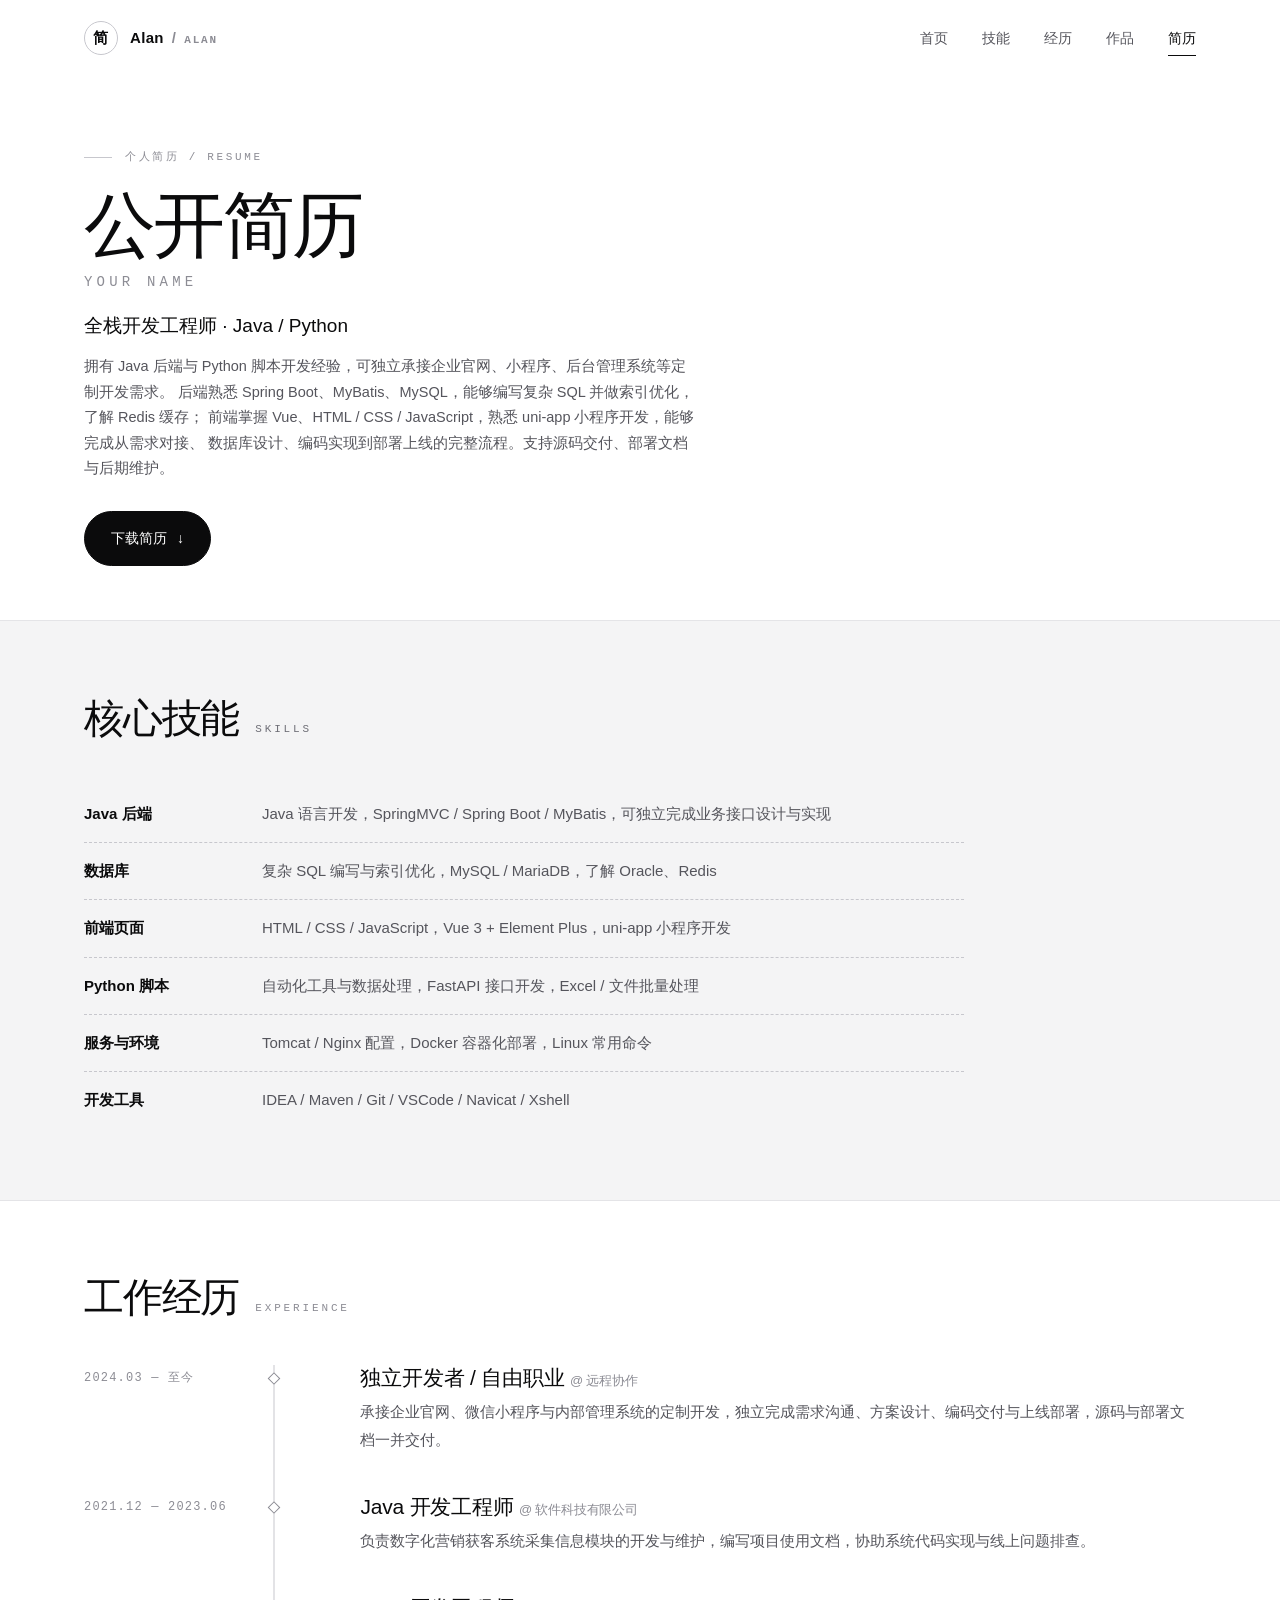
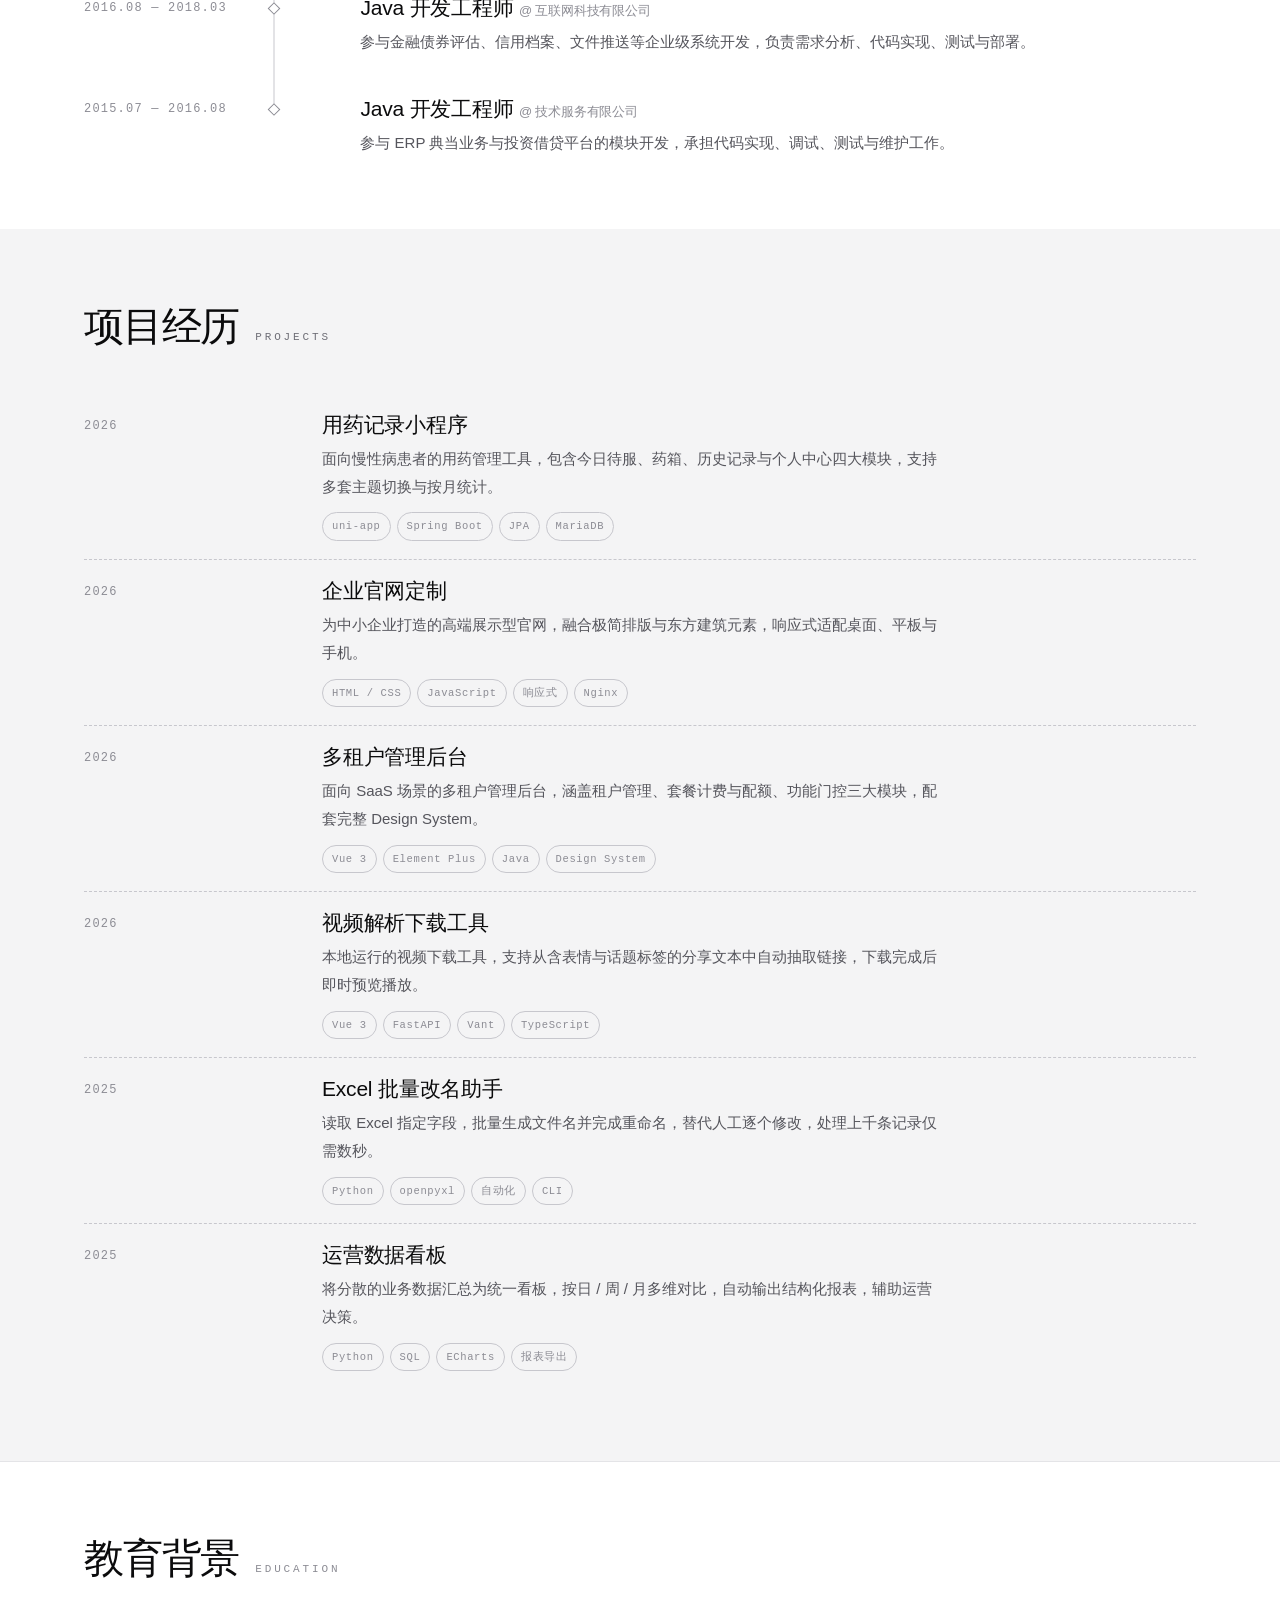
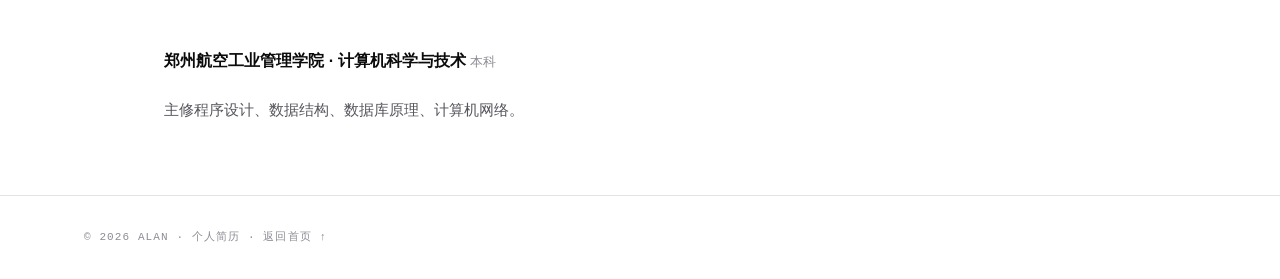
<file: resume.html>
<!DOCTYPE html>
<html lang="zh-CN" data-page-node-id="8EvcGghEOgqyP9yGqNiUio">

<head data-page-node-id="nGYkjaBG6lbzGKBgONFGpd">
  <meta charset="UTF-8" data-page-node-id="KH8oRlJh2oDS59LfyGWQ85">
  <meta name="viewport" content="width=device-width, initial-scale=1.0" data-page-node-id="x6HWbf8Ash7e3JlBlYgYww">
  <title>个人简历 · Alan</title>
  <meta name="description" content="个人简历 — 开发工程师 · Java / Python" data-page-node-id="n5occHelAPBzlwQlvL042A">
  <link rel="icon"
    href="data:image/svg+xml,%3Csvg xmlns='http://www.w3.org/2000/svg' viewBox='0 0 64 64'%3E%3Crect width='64' height='64' fill='%23FFFFFF'/%3E%3Crect x='8' y='8' width='48' height='48' fill='none' stroke='%230B0B0C' stroke-width='4'/%3E%3C/svg%3E"
    data-page-node-id="LAKFaf8acAbLRjYfmCN359">
  <style>
    /* ============ 设计令牌：与 index.html 完全一致（仅黑白灰） ============ */
    :root {
      --bg: #FFFFFF;
      --bg-2: #FFFFFF;
      --surface: #FAFAFA;
      --surface-2: #F4F4F5;
      --line: #E4E4E7;
      --line-2: #C7C7CD;
      --text: #0B0B0C;
      --text-2: #55555C;
      --text-3: #8C8C94;
      --inv-bg: #F4F4F5;
      --inv-text: #0B0B0C;
      --inv-line: #DEDEE1;
      --inv-muted: #6E6E76;
      --solid: #0B0B0C;
      --solid-text: #FFFFFF;

      --font-sans: -apple-system, BlinkMacSystemFont, "Segoe UI", "PingFang SC", "Hiragino Sans GB", "Microsoft YaHei", "Noto Sans SC", sans-serif;
      --font-serif: "Playfair Display", "Times New Roman", Georgia, "Songti SC", "SimSun", serif;
      --font-mono: ui-monospace, "SFMono-Regular", "Cascadia Code", Consolas, "Courier New", monospace;

      --pad: clamp(20px, 5vw, 64px);
      --max: 1240px;
      --radius: 2px;
      --ease: cubic-bezier(.22, .61, .36, 1);
    }

    * {
      box-sizing: border-box;
    }

    html {
      scroll-behavior: smooth;
      -webkit-text-size-adjust: 100%;
    }

    body {
      margin: 0;
      background: var(--bg);
      color: var(--text);
      font-family: var(--font-sans);
      font-size: 16px;
      line-height: 1.75;
      -webkit-font-smoothing: antialiased;
      overflow-x: hidden;
    }

    a {
      color: inherit;
      text-decoration: none;
    }

    h1,
    h2,
    h3 {
      margin: 0;
      font-weight: 500;
      line-height: 1.2;
      letter-spacing: -0.01em;
    }

    p {
      margin: 0;
    }

    ul,
    ol,
    dl {
      margin: 0;
      padding: 0;
      list-style: none;
    }

    ::selection {
      background: #0B0B0C;
      color: #fff;
    }

    .container {
      width: 100%;
      max-width: var(--max);
      margin: 0 auto;
      padding: 0 var(--pad);
    }

    .skip-link {
      position: absolute;
      left: -9999px;
      top: 0;
      z-index: 200;
      background: #0B0B0C;
      color: #fff;
      padding: 10px 16px;
      font-size: 14px;
    }

    .skip-link:focus {
      left: 12px;
      top: 12px;
    }

    :focus-visible {
      outline: 2px solid var(--text);
      outline-offset: 3px;
    }

    .scroll-progress {
      position: fixed;
      inset: 0 0 auto 0;
      height: 2px;
      background: var(--solid);
      transform: scaleX(0);
      transform-origin: 0 50%;
      z-index: 120;
      will-change: transform;
    }

    /* ============ 头部 ============ */
    .site-header {
      position: fixed;
      top: 0;
      left: 0;
      right: 0;
      z-index: 100;
      border-bottom: 1px solid transparent;
      transition: background .4s var(--ease), border-color .4s var(--ease);
    }

    .site-header.scrolled {
      background: rgba(255, 255, 255, .88);
      backdrop-filter: blur(14px) saturate(120%);
      -webkit-backdrop-filter: blur(14px) saturate(120%);
      border-bottom-color: var(--line);
    }

    .header-inner {
      display: flex;
      align-items: center;
      justify-content: space-between;
      gap: 24px;
      height: 76px;
    }

    .logo {
      display: inline-flex;
      align-items: center;
      gap: 12px;
      font-weight: 600;
      letter-spacing: .02em;
    }

    .logo-mark {
      display: grid;
      place-items: center;
      width: 34px;
      height: 34px;
      border: 1px solid var(--line-2);
      border-radius: 50%;
      font-family: var(--font-serif);
      font-size: 15px;
      transition: background .3s var(--ease), color .3s var(--ease), border-color .3s var(--ease);
    }

    .logo:hover .logo-mark {
      background: var(--solid);
      color: var(--solid-text);
      border-color: var(--solid);
    }

    .logo-text {
      display: flex;
      align-items: baseline;
      gap: 8px;
      font-size: 15px;
    }

    .logo-text em {
      font-style: normal;
      color: var(--text-3);
    }

    .logo-text .en {
      font-family: var(--font-mono);
      font-size: 11px;
      letter-spacing: .16em;
      text-transform: uppercase;
      color: var(--text-3);
    }

    .site-nav {
      display: flex;
      align-items: center;
      gap: 34px;
    }

    .site-nav a {
      position: relative;
      font-size: 14px;
      color: var(--text-2);
      transition: color .25s;
    }

    .site-nav a::after {
      content: "";
      position: absolute;
      left: 0;
      bottom: -6px;
      width: 100%;
      height: 1px;
      background: currentColor;
      transform: scaleX(0);
      transform-origin: 0 50%;
      transition: transform .35s var(--ease);
    }

    .site-nav a:hover {
      color: var(--text);
    }

    .site-nav a:hover::after {
      transform: scaleX(1);
    }

    .site-nav a.active {
      color: var(--text);
    }

    .site-nav a.active::after {
      transform: scaleX(1);
    }

    .site-nav .nav-cta {
      padding: 9px 18px;
      border: 1px solid var(--line-2);
      border-radius: 999px;
      color: var(--text);
      font-size: 13px;
    }

    .site-nav .nav-cta::after {
      display: none;
    }

    .site-nav .nav-cta:hover {
      background: var(--solid);
      color: var(--solid-text);
      border-color: var(--solid);
    }

    .nav-toggle {
      display: none;
      width: 44px;
      height: 44px;
      border: 1px solid var(--line-2);
      border-radius: var(--radius);
      background: transparent;
      cursor: pointer;
      padding: 0;
      place-items: center;
    }

    .nav-toggle span {
      display: block;
      width: 18px;
      height: 1.5px;
      background: var(--text);
      margin: 4px auto;
      transition: transform .3s var(--ease), opacity .2s;
    }

    .nav-toggle[aria-expanded="true"] span:nth-child(1) {
      transform: translateY(5.5px) rotate(45deg);
    }

    .nav-toggle[aria-expanded="true"] span:nth-child(2) {
      opacity: 0;
    }

    .nav-toggle[aria-expanded="true"] span:nth-child(3) {
      transform: translateY(-5.5px) rotate(-45deg);
    }

    /* ============ 按钮 ============ */
    .btn {
      display: inline-flex;
      align-items: center;
      gap: 10px;
      padding: 14px 26px;
      border: 1px solid var(--line-2);
      border-radius: 999px;
      font-size: 14px;
      font-weight: 500;
      font-family: inherit;
      cursor: pointer;
      background: transparent;
      color: var(--text);
      transition: background .3s var(--ease), color .3s var(--ease), border-color .3s var(--ease), transform .3s var(--ease);
    }

    .btn span {
      transition: transform .3s var(--ease);
    }

    .btn-primary {
      background: var(--solid);
      color: var(--solid-text);
      border-color: var(--solid);
    }

    .btn-primary:hover {
      transform: translateY(-2px);
      background: transparent;
      color: var(--solid);
    }

    .btn-primary:hover span {
      transform: translateY(3px);
    }

    .btn-ghost:hover {
      background: var(--solid);
      color: var(--solid-text);
      border-color: var(--solid);
    }

    .btn-ghost:hover span {
      transform: translateX(4px);
    }

    /* ============ 简历头部 ============ */
    .resume-hero {
      padding: calc(76px + clamp(44px, 7vh, 92px)) 0 clamp(40px, 6vh, 72px);
      border-bottom: 1px solid var(--line);
    }

    .kicker {
      display: inline-flex;
      align-items: center;
      gap: 13px;
      font-family: var(--font-mono);
      font-size: 11px;
      letter-spacing: .24em;
      text-transform: uppercase;
      color: var(--text-3);
      margin-bottom: 22px;
    }

    .kicker::before {
      content: "";
      width: 28px;
      height: 1px;
      background: var(--line-2);
    }

    .resume-name {
      font-size: clamp(38px, 6.4vw, 72px);
      font-weight: 500;
      line-height: 1;
      letter-spacing: -0.035em;
    }

    .resume-name .en {
      display: block;
      margin-top: 14px;
      font-family: var(--font-mono);
      font-size: clamp(11px, 1.3vw, 14px);
      font-weight: 400;
      letter-spacing: .3em;
      text-transform: uppercase;
      color: var(--text-3);
    }

    .resume-role {
      font-size: clamp(15px, 1.8vw, 19px);
      color: var(--text);
      margin-top: 20px;
    }

    .resume-contact {
      display: flex;
      flex-wrap: wrap;
      gap: 6px 22px;
      margin-top: 12px;
      font-size: 14.5px;
      color: var(--text-2);
      max-width: 76ch;
    }

    .resume-contact a {
      border-bottom: 1px solid var(--line-2);
      transition: border-color .25s;
    }

    .resume-contact a:hover {
      border-color: var(--solid);
    }

    .resume-actions {
      display: flex;
      flex-wrap: wrap;
      gap: 12px;
      margin-top: 30px;
    }

    /* ============ 区块 ============ */
    .section {
      padding: clamp(56px, 8vh, 96px) 0;
      border-top: 1px solid var(--line);
    }

    .section-invert {
      background: var(--inv-bg);
      color: var(--inv-text);
      border-top-color: var(--inv-bg);
    }

    .section-invert .section-no,
    .section-invert .title-en {
      color: var(--inv-muted);
    }

    .section-head {
      display: flex;
      align-items: baseline;
      gap: clamp(16px, 3vw, 40px);
      margin-bottom: clamp(28px, 4vw, 44px);
      flex-wrap: wrap;
    }

    .section-no {
      font-family: var(--font-mono);
      font-size: clamp(11px, 1.2vw, 13px);
      letter-spacing: .2em;
      color: var(--text-3);
      padding-top: .6em;
      min-width: 42px;
    }

    .section-head h2 {
      font-size: clamp(26px, 3.6vw, 40px);
      letter-spacing: -0.03em;
      display: flex;
      align-items: baseline;
      gap: 16px;
      flex-wrap: wrap;
    }

    .title-en {
      font-family: var(--font-mono);
      font-size: 11px;
      letter-spacing: .26em;
      text-transform: uppercase;
      color: var(--text-3);
      font-weight: 400;
    }

    /* 个人简介 */
    .resume-summary {
      max-width: 78ch;
      font-size: clamp(15px, 1.4vw, 17px);
      line-height: 1.95;
      color: var(--text-2);
    }

    /* 核心技能 */
    .skill-lines {
      max-width: 880px;
    }

    .skill-lines li {
      display: grid;
      grid-template-columns: 148px 1fr;
      gap: clamp(16px, 3vw, 30px);
      padding: 15px 0;
      font-size: 15px;
      color: var(--text-2);
    }

    .skill-lines li+li {
      border-top: 1px dashed var(--line-2);
    }

    .skill-lines strong {
      color: var(--text);
      font-weight: 600;
    }

    /* 时间线 */
    .timeline-item {
      position: relative;
      display: grid;
      grid-template-columns: 190px 1fr;
      gap: clamp(20px, 4vw, 48px);
      padding: 0 0 40px 0;
    }

    .timeline-item::before {
      content: "";
      position: absolute;
      left: 190px;
      top: 0;
      bottom: 0;
      width: 1px;
      background: var(--line-2);
      transform: translateX(-50%);
    }

    .timeline-item::after {
      content: "";
      position: absolute;
      left: 190px;
      top: 9px;
      width: 7px;
      height: 7px;
      background: #fff;
      border: 1px solid var(--text-3);
      transform: translateX(-50%) rotate(45deg);
      transition: background .3s var(--ease), border-color .3s var(--ease);
    }

    .timeline-item:hover::after {
      background: var(--solid);
      border-color: var(--solid);
    }

    .timeline-item:last-child {
      padding-bottom: 0;
    }

    .timeline-item:last-child::before {
      bottom: auto;
      height: 9px;
    }

    .timeline-when {
      font-family: var(--font-mono);
      font-size: 12px;
      letter-spacing: .1em;
      color: var(--text-3);
      padding-top: 3px;
      padding-right: 20px;
    }

    .timeline-body {
      padding-left: clamp(20px, 3vw, 40px);
    }

    .timeline-body h3 {
      font-size: clamp(17px, 1.9vw, 21px);
      margin-bottom: 8px;
    }

    .timeline-org {
      display: inline-block;
      font-size: 13px;
      color: var(--text-3);
      font-weight: 400;
    }

    .timeline-body p {
      color: var(--text-2);
      font-size: 15px;
      line-height: 1.85;
    }

    /* 项目条目 */
    .project-item {
      display: grid;
      grid-template-columns: 190px minmax(0, 1fr);
      gap: clamp(20px, 4vw, 48px);
      padding: 18px 0;
    }

    .project-item+.project-item {
      border-top: 1px dashed var(--line-2);
    }

    .project-item .when {
      font-family: var(--font-mono);
      font-size: 12px;
      letter-spacing: .1em;
      color: var(--text-3);
      padding-top: 4px;
    }

    .project-item h3 {
      font-size: clamp(17px, 1.9vw, 21px);
    }

    .project-item p {
      margin-top: 8px;
      color: var(--text-2);
      font-size: 15px;
      line-height: 1.85;
      max-width: 74ch;
    }

    .project-tags {
      display: flex;
      flex-wrap: wrap;
      gap: 6px;
      margin-top: 12px;
    }

    .project-tags li {
      font-family: var(--font-mono);
      font-size: 10.5px;
      letter-spacing: .06em;
      padding: 4px 9px;
      border: 1px solid var(--line-2);
      border-radius: 999px;
      color: var(--text-3);
    }

    /* 教育背景 */
    .education {
      display: flex;
      align-items: baseline;
      gap: clamp(16px, 3vw, 40px);
    }

    .education h3 {
      font-size: clamp(17px, 1.9vw, 21px);
      margin-bottom: 8px;
    }

    .education p {
      color: var(--text-2);
      font-size: 15px;
    }

    /* ============ 页脚 ============ */
    .site-footer {
      border-top: 1px solid var(--line);
      padding: 32px 0;
    }

    .site-footer .container {
      display: flex;
      flex-wrap: wrap;
      gap: 12px;
      align-items: center;
      justify-content: space-between;
      font-family: var(--font-mono);
      font-size: 11px;
      letter-spacing: .1em;
      color: var(--text-3);
      text-transform: uppercase;
    }

    .site-footer a:hover {
      color: var(--text);
    }

    /* ============ 入场动画 ============ */
    .reveal {
      opacity: 0;
      transform: translateY(22px);
      transition: opacity .8s var(--ease), transform .8s var(--ease);
    }

    .reveal.in {
      opacity: 1;
      transform: none;
    }

    /* ============ 响应式 ============ */
    @media (max-width: 1080px) {
      .site-nav {
        gap: 22px;
      }
    }

    @media (max-width: 980px) {
      .header-inner {
        height: 64px;
      }

      .site-nav {
        position: fixed;
        inset: 64px 0 auto 0;
        flex-direction: column;
        align-items: stretch;
        gap: 0;
        background: rgba(255, 255, 255, .97);
        backdrop-filter: blur(16px);
        -webkit-backdrop-filter: blur(16px);
        border-bottom: 1px solid var(--line);
        padding: 8px var(--pad) 20px;
        transform: translateY(-12px);
        opacity: 0;
        visibility: hidden;
        pointer-events: none;
        transition: opacity .3s var(--ease), transform .3s var(--ease), visibility .3s;
        max-height: calc(100vh - 64px);
        overflow-y: auto;
      }

      .site-nav.open {
        opacity: 1;
        visibility: visible;
        pointer-events: auto;
        transform: none;
      }

      .site-nav a {
        padding: 15px 0;
        border-bottom: 1px solid var(--line);
        font-size: 15px;
        color: var(--text);
      }

      .site-nav a::after {
        display: none;
      }

      .site-nav .nav-cta {
        margin-top: 16px;
        text-align: center;
        border: 1px solid var(--line-2);
        border-radius: 999px;
        padding: 14px;
      }

      .nav-toggle {
        display: grid;
      }

      .resume-hero {
        padding-top: calc(64px + 40px);
      }

      .timeline-item,
      .project-item {
        grid-template-columns: 1fr;
        gap: 10px;
        padding-bottom: 34px;
      }

      .timeline-item {
        padding-left: 22px;
      }

      .timeline-item::before,
      .timeline-item::after {
        left: 0;
      }

      .timeline-item::after {
        transform: translateX(0) rotate(45deg);
      }

      .timeline-when {
        padding: 0;
      }

      .timeline-body {
        padding-left: 0;
      }

      .education {
        flex-direction: column;
        gap: 10px;
      }
    }

    @media (max-width: 640px) {
      .skill-lines li {
        grid-template-columns: 1fr;
        gap: 4px;
        padding: 13px 0;
      }

      .resume-contact {
        gap: 4px 16px;
        font-size: 14px;
      }
    }

    @media (prefers-reduced-motion: reduce) {
      * {
        animation-duration: .01ms !important;
        transition-duration: .01ms !important;
        scroll-behavior: auto !important;
      }

      .reveal {
        opacity: 1;
        transform: none;
      }
    }

    /* ============ 打印 / 存为 PDF：A4 纯白极简 ============ */
    @page {
      size: A4;
      margin: 14mm 15mm;
    }

    @media print {

      .site-header,
      .site-footer,
      .resume-actions,
      .skip-link,
      .scroll-progress,
      .nav-toggle {
        display: none !important;
      }

      body {
        background: #fff !important;
        font-size: 11.5px;
        color: #1a1a1a;
      }

      .resume-hero,
      .section {
        padding: 8px 0 !important;
        background: none !important;
        border: none !important;
      }

      .section-invert {
        background: #fff !important;
      }

      .resume-name {
        font-size: 26px;
        color: #000;
      }

      .resume-name .en {
        margin-top: 4px;
        font-size: 11px;
        color: #666;
      }

      .resume-role {
        margin-top: 6px;
        font-size: 14px;
        color: #222;
      }

      .resume-contact {
        margin-top: 4px;
        font-size: 11.5px;
        color: #444;
      }

      .resume-contact a {
        border: none;
        color: #1a1a1a;
      }

      .section-head {
        gap: 0;
        margin-bottom: 8px;
        padding-bottom: 4px;
        border-bottom: 1.5px solid #222;
      }

      .section-head h2 {
        font-size: 14.5px;
        color: #000;
      }

      .title-en,
      .section-no {
        color: #666;
      }

      .resume-summary {
        max-width: none;
        font-size: 11.5px;
        line-height: 1.7;
        color: #333;
      }

      .skill-lines {
        max-width: none;
      }

      .skill-lines li {
        grid-template-columns: 104px 1fr;
        gap: 14px;
        padding: 4px 0;
        font-size: 11px;
        color: #333;
      }

      .skill-lines li+li {
        border-top: 1px solid #e5e5e5;
      }

      .skill-lines strong {
        color: #000;
      }

      .timeline-item,
      .project-item {
        grid-template-columns: 1fr;
        gap: 0;
        padding: 6px 0;
      }

      .timeline-item {
        padding-left: 0;
      }

      .timeline-item::before,
      .timeline-item::after {
        display: none;
      }

      .timeline-when,
      .project-item .when {
        padding-top: 0;
        font-size: 11px;
        color: #666;
      }

      .timeline-body {
        padding-left: 0;
      }

      .timeline-body h3,
      .project-item h3 {
        font-size: 12.5px;
        color: #000;
      }

      .timeline-body p,
      .project-item p {
        margin-top: 3px;
        font-size: 11.5px;
        color: #333;
      }

      .project-tags {
        display: none;
      }

      .project-item+.project-item,
      .timeline-item+.timeline-item {
        border-top: 1px solid #e5e5e5;
      }

      .education h3 {
        font-size: 12.5px;
      }

      .education p {
        font-size: 11.5px;
        color: #333;
      }

      .skill-lines li,
      .timeline-item,
      .project-item,
      .education {
        break-inside: avoid;
      }

      .section-head {
        break-after: avoid;
      }
    }
  </style>
</head>

<body data-page-node-id="6N0jnnBnEwAQQ66Sacak0R">
  <a class="skip-link" href="#main" data-page-node-id="HCZGYXDUNdoP2OdNOWRmit">跳到主要内容</a>
  <div class="scroll-progress" id="progress" aria-hidden="true" data-page-node-id="kvERcwC3M9ixB2K13BpjZO"></div>

  <header class="site-header" id="top" data-page-node-id="hXg985hIcF3FyX9qXkHBrs">
    <div class="container header-inner" data-page-node-id="t0wTCjSXGAGuApgY70GoZy">
      <a class="logo" href="index.html" data-page-node-id="XCXNPnIjjBacuM8NUGgNpT">
        <span class="logo-mark" aria-hidden="true" data-page-node-id="5jPUl7gtCQbOI0Lsh8rJWD">简</span>
        <span class="logo-text" data-page-node-id="VTDvC5esAGGoEQNOgFa5Ce">Alan<em
            data-page-node-id="cI4v3T95QJtWDJl5g1z05y">/</em><span class="en"
            data-page-node-id="UocticHQbYKJ0VJSDeiSng">alan</span></span>
      </a>
      <nav class="site-nav" id="site-menu" aria-label="主导航" data-page-node-id="dmyBYVtx8d5JSCZ6xL1Nkz">
        <a href="index.html" data-page-node-id="QxgSVA2qiR6aXi6Q7Q0GXB">首页</a>
        <a href="index.html#skills" data-page-node-id="3uV4ddexEbXAHnB63JNMaC">技能</a>
        <a href="index.html#experience" data-page-node-id="sh99H6jmTEgjqgtqy8Pdis">经历</a>
        <a href="index.html#projects" data-page-node-id="Pf0WYLPLLj3eF9XZ6eOjzT">作品</a>
        <a href="resume.html" class="active" aria-current="page" data-page-node-id="lZnmZAOXbmANDXtjfAGqBS">简历</a>
      </nav>
      <button class="nav-toggle" type="button" aria-expanded="false" aria-controls="site-menu" aria-label="打开菜单"
        data-page-node-id="e49waHiPBtnBo0qNnxNxpV">
        <span data-page-node-id="cuB2ttvMrkoSl4ee5n8U1A"></span><span
          data-page-node-id="LVhvwpYYqbJgLGPjkgxegx"></span><span data-page-node-id="gdfxMm3a0Y1lnfooKJlcva"></span>
      </button>
    </div>
  </header>

  <main id="main" data-page-node-id="rxaeNUwfsxk7Q1snfSooxh">

    <!-- 简历头 -->
    <section class="resume-hero" aria-labelledby="resume-title" data-page-node-id="kKF2wrG555BN36YDgZu9Qd">
      <div class="container" data-page-node-id="8jAWIAL1t3aDbX0mnSgTtp">
        <p class="kicker reveal" data-page-node-id="YZ4zCBFsgADs33UexVIiHb">个人简历 / Resume</p>
        <h1 class="resume-name reveal" id="resume-title" data-page-node-id="X3uuergmyu5sRKK1ZKlqGD">公开简历<span class="en"
            data-page-node-id="o3uQfzVFwZ2KUDvXDgdX5C">Your Name</span></h1>
        <p class="resume-role reveal" data-page-node-id="9QzIV5nyBJ4Wzbc7fyR7xn">全栈开发工程师 · Java / Python</p>
        <p class="resume-contact reveal" data-page-node-id="EkcFSCL0Lqa1bmMmW4cy3r">
          <span data-page-node-id="REvmaUbBLhsX23vWprUER5">拥有 Java 后端与 Python 脚本开发经验，可独立承接企业官网、小程序、后台管理系统等定制开发需求。
            后端熟悉 Spring Boot、MyBatis、MySQL，能够编写复杂 SQL 并做索引优化，了解 Redis 缓存；
            前端掌握 Vue、HTML / CSS / JavaScript，熟悉 uni-app 小程序开发，能够完成从需求对接、
            数据库设计、编码实现到部署上线的完整流程。支持源码交付、部署文档与后期维护。</span>
        </p>
        <div class="resume-actions reveal" data-page-node-id="oA4tqCjTjc3x0E9HVoBDEx">
          <a href="resume.pdf" download="Alan-个人简历.pdf" class="btn btn-primary"
            data-page-node-id="LbKvjT3ecXQYmndYDrOtyr">下载简历<span aria-hidden="true"
              data-page-node-id="n4ZuxZGaeaDHHiyJAS4A2F">↓</span></a>
        </div>
      </div>
    </section>

    <!-- 01 个人简介 -->
    <!-- <section class="section" id="summary" aria-labelledby="summary-title" data-page-node-id="EYVB0jXjv8VVFXyyOC6ZXB">
      <div class="container" data-page-node-id="ao1zGa6gjFGegpvoBb3v53">
        <header class="section-head reveal" data-page-node-id="mYCCSFLInk01fJsfjuZc9L">
          <span class="section-no" data-page-node-id="fMzsrxHrMCryYM520IgmbW">01</span>
          <h2 id="summary-title" data-page-node-id="Qs9ZvHhLihJ2zgKFxxPs3j">个人简介<span class="title-en"
              data-page-node-id="JFKOVo5YouYk6KfFbpmvCC">Summary</span></h2>
        </header>
        <p class="resume-summary reveal" data-page-node-id="TPdYJDhkIK5bIUUgqgAbV7">
          拥有 Java 后端与 Python 脚本开发经验，可独立承接企业官网、小程序、后台管理系统等定制开发需求。
          后端熟悉 Spring Boot、MyBatis、MySQL，能够编写复杂 SQL 并做索引优化，了解 Redis 缓存；
          前端掌握 Vue、HTML / CSS / JavaScript，熟悉 uni-app 小程序开发，能够完成从需求对接、
          数据库设计、编码实现到部署上线的完整流程。支持源码交付、部署文档与后期维护。
        </p>
      </div>
    </section> -->

    <!-- 02 核心技能 -->
    <section class="section section-invert" id="skills" aria-labelledby="rskills-title"
      data-page-node-id="BOG0KinlAiPOGeU7hrf5SG">
      <div class="container" data-page-node-id="LS4wdWOqiyNrLHF3Fdhyvx">
        <header class="section-head reveal" data-page-node-id="C8aKb1AEdfBpSjekvygqaM">
          <h2 id="rskills-title" data-page-node-id="RajMUAbda4KSK0dRzW092S">核心技能<span class="title-en"
              data-page-node-id="HxR1G10zAO4rqHXBfFVKQE">Skills</span></h2>
        </header>
        <ul class="skill-lines" data-page-node-id="YBOFhFQfflUQm6k2F8JUFB">
          <li class="reveal" data-page-node-id="X0Dev3gzQ0wXlBpyqPm6nb"><strong
              data-page-node-id="FOmmmNwjnBOA6o7MfL7dGU">Java 后端</strong><span
              data-page-node-id="MC1dYXekfJQEB9mmNYYqre">Java 语言开发，SpringMVC / Spring Boot /
              MyBatis，可独立完成业务接口设计与实现</span></li>
          <li class="reveal" data-page-node-id="rWo53O4bdgTEBBOiwPdx43"><strong
              data-page-node-id="aKxbKAS8OyPja8l8Wk1SUX">数据库</strong><span data-page-node-id="Se3B70UHQ1IRpVjqr0cxfj">复杂
              SQL 编写与索引优化，MySQL / MariaDB，了解 Oracle、Redis</span></li>
          <li class="reveal" data-page-node-id="N4V08FYEWbeqYv0Qy8qhKc"><strong
              data-page-node-id="oY2A47gRD97z5RLrZJQj8H">前端页面</strong><span
              data-page-node-id="y8pf681Io2dlQnc843lzB0">HTML / CSS / JavaScript，Vue 3 + Element Plus，uni-app
              小程序开发</span></li>
          <li class="reveal" data-page-node-id="C7qChQwAicwXH1cdI1g8Ly"><strong
              data-page-node-id="ufi8js21CCtnDGieYxrB3s">Python 脚本</strong><span
              data-page-node-id="CU0ZpOAQ949LCglDsVOu6I">自动化工具与数据处理，FastAPI 接口开发，Excel / 文件批量处理</span></li>
          <li class="reveal" data-page-node-id="wHu7tPtuCfGJSqiPFsRwqC"><strong
              data-page-node-id="UIGonGC3A9ukvyPPzDJxW9">服务与环境</strong><span
              data-page-node-id="DaZAH2dFsEWRCSdldDoYBX">Tomcat / Nginx 配置，Docker 容器化部署，Linux 常用命令</span></li>
          <li class="reveal" data-page-node-id="67ziYtQ9xFUyhT5x2N9lBL"><strong
              data-page-node-id="467K9N5FW8A638ysLkeHeR">开发工具</strong><span
              data-page-node-id="3hWSnIsbFDGwLGhrbEfYM7">IDEA / Maven / Git / VSCode / Navicat / Xshell</span></li>
        </ul>
      </div>
    </section>

    <!-- 03 工作经历 -->
    <section class="section" id="experience" aria-labelledby="rexp-title" data-page-node-id="JqAeveFzlQufu48QD4VExO">
      <div class="container" data-page-node-id="bsR2x5RAkBdTYbnxpz2Uqr">
        <header class="section-head reveal" data-page-node-id="nUXqmtYkp3ryl5koa6yUuA">
          <h2 id="rexp-title" data-page-node-id="EEw4ybbSyQ10DQxulTe4UA">工作经历<span class="title-en"
              data-page-node-id="lNAM5ji18eNRv0o53uzBjo">Experience</span></h2>
        </header>
        <ol class="timeline" data-page-node-id="amFkjnuQ84nZqHglBQDqfk">
          <li class="timeline-item reveal" data-page-node-id="fWj0g5x9Jd9NFYCFT6c72Y">
            <div class="timeline-when" data-page-node-id="CRneDJfUTbIQUCIGboCg2v">2024.03 — 至今</div>
            <div class="timeline-body" data-page-node-id="5ySi8MztTvdPNBwK2j3xFd">
              <h3 data-page-node-id="jgiTX2rSUzsYRKO6BHw9G8">独立开发者 / 自由职业 <span class="timeline-org"
                  data-page-node-id="PMx5ZITPyev8WamFwXTijv">@ 远程协作</span></h3>
              <p data-page-node-id="c3fptvhQJUI8WpAykCqFYF">
                承接企业官网、微信小程序与内部管理系统的定制开发，独立完成需求沟通、方案设计、编码交付与上线部署，源码与部署文档一并交付。</p>
            </div>
          </li>
          <li class="timeline-item reveal" data-page-node-id="i4wE0PeurEr310L0xxnqry">
            <div class="timeline-when" data-page-node-id="g6iDmyACICgM6ClQQ01Rlr">2021.12 — 2023.06</div>
            <div class="timeline-body" data-page-node-id="PcYp70hn75654FCIxNmhv0">
              <h3 data-page-node-id="CHLqs4SfbVaivzmIrzLdNN">Java 开发工程师 <span class="timeline-org"
                  data-page-node-id="ffNmrjSu1FuQWVxLgwF8Xh">@ 软件科技有限公司</span></h3>
              <p data-page-node-id="rxOpwKIyops1ktZxAt6R28">负责数字化营销获客系统采集信息模块的开发与维护，编写项目使用文档，协助系统代码实现与线上问题排查。</p>
            </div>
          </li>
          <li class="timeline-item reveal" data-page-node-id="6fwwTsvJXncPSUsV4hE4h8">
            <div class="timeline-when" data-page-node-id="Rikt2JYedQlPWRS1LlHLLA">2016.08 — 2018.03</div>
            <div class="timeline-body" data-page-node-id="ObMvisjAeTIn3xsKCwM4EI">
              <h3 data-page-node-id="gUd2xeNqotHu0Ql4ddLso4">Java 开发工程师 <span class="timeline-org"
                  data-page-node-id="CGCMdek7RWJMVH67B4GViC">@ 互联网科技有限公司</span></h3>
              <p data-page-node-id="498LLlJt4Kiwqz5gQPHTlJ">参与金融债券评估、信用档案、文件推送等企业级系统开发，负责需求分析、代码实现、测试与部署。</p>
            </div>
          </li>
          <li class="timeline-item reveal" data-page-node-id="sgZBVAE3d1dgO09poFXDwg">
            <div class="timeline-when" data-page-node-id="4PAer1ouuoArCCE59kYffn">2015.07 — 2016.08</div>
            <div class="timeline-body" data-page-node-id="8ohtCcEis4Ezv0Yu9WQgfE">
              <h3 data-page-node-id="Z8OmhD8MS0NEtxNivSTj36">Java 开发工程师 <span class="timeline-org"
                  data-page-node-id="tx3OQ7JhfWUVXaHB235VGD">@ 技术服务有限公司</span></h3>
              <p data-page-node-id="9XiLoDcND9rknAvtP31zOP">参与 ERP 典当业务与投资借贷平台的模块开发，承担代码实现、调试、测试与维护工作。</p>
            </div>
          </li>
        </ol>
      </div>
    </section>

    <!-- 04 项目经历 -->
    <section class="section section-invert" id="projects" aria-labelledby="rproj-title"
      data-page-node-id="6FJUtR0QFOCCO19v7JtrK7">
      <div class="container" data-page-node-id="193gxudDFCR9kZAANoaAma">
        <header class="section-head reveal" data-page-node-id="qKfGyaeCxZqyJQvVPQ97xU">
          <h2 id="rproj-title" data-page-node-id="Oz748HoWEv7sMpMyYykil1">项目经历<span class="title-en"
              data-page-node-id="Kt7PfUoB4ImPkDZRKarQNe">Projects</span></h2>
        </header>

        <div class="project-item reveal" data-page-node-id="C2XnG7yKFX59QKiDooB2tU">
          <div class="when" data-page-node-id="wtBcAWdCOwQSlHARv6Sv9I">2026</div>
          <div data-page-node-id="Y1HGA4tUbj9AgwiKgQJZ8b">
            <h3 data-page-node-id="kOA5EqiyJQgQsBCfVATvfF">用药记录小程序</h3>
            <p data-page-node-id="WDpKga2XlFPFeKOgf4AYoR">面向慢性病患者的用药管理工具，包含今日待服、药箱、历史记录与个人中心四大模块，支持多套主题切换与按月统计。</p>
            <ul class="project-tags" aria-label="项目标签" data-page-node-id="TyoOe04n1w8Hh1tKeo0myM">
              <li data-page-node-id="FF7hWo1xY3q4GY7iBJCHwf">uni-app</li>
              <li data-page-node-id="X4T7fZuf1nCk9dvEysf1EA">Spring Boot</li>
              <li data-page-node-id="PquHKcH7AvXTOJfsluIoMR">JPA</li>
              <li data-page-node-id="cMGJ6QmToH5JaxIAosMK99">MariaDB</li>
            </ul>
          </div>
        </div>

        <div class="project-item reveal" data-page-node-id="J0NCwCnRlktCf8h5HGewoA">
          <div class="when" data-page-node-id="FDuK22Pb7BD3QZ8iZQNRN1">2026</div>
          <div data-page-node-id="rpUEo5sbZmqX16i9eOtkT4">
            <h3 data-page-node-id="dTJbW6b5anC2QkievnOzK5">企业官网定制</h3>
            <p data-page-node-id="biYZT2oa8C2pR4IxIhudzt">为中小企业打造的高端展示型官网，融合极简排版与东方建筑元素，响应式适配桌面、平板与手机。</p>
            <ul class="project-tags" aria-label="项目标签" data-page-node-id="oUxCY1gZLEdT3iLskHz1fm">
              <li data-page-node-id="qIOjfdhakPXHo13Gq6fieG">HTML / CSS</li>
              <li data-page-node-id="MYOV6tS9PIBwSDCBHoRvuw">JavaScript</li>
              <li data-page-node-id="IKC0iQ5aXQaLhKl1oWvZa4">响应式</li>
              <li data-page-node-id="BpxI444OukEV6xgmAioGrR">Nginx</li>
            </ul>
          </div>
        </div>

        <div class="project-item reveal" data-page-node-id="tiq8DORTDyYK8BHLvacV95">
          <div class="when" data-page-node-id="IcTMeFdED1wJdup6CaADTk">2026</div>
          <div data-page-node-id="shBofEABSHFA2yUp2lhhQT">
            <h3 data-page-node-id="4H0FXgC6QHWPwAO7HZVqFm">多租户管理后台</h3>
            <p data-page-node-id="CS78ETEjGavUbbi1I1ZuzI">面向 SaaS 场景的多租户管理后台，涵盖租户管理、套餐计费与配额、功能门控三大模块，配套完整 Design System。
            </p>
            <ul class="project-tags" aria-label="项目标签" data-page-node-id="RbHz2uo4JYNHsIRWvSOtNB">
              <li data-page-node-id="snia3oG9S3jqh3hhvY3gZC">Vue 3</li>
              <li data-page-node-id="cwFVJrsSO55XfmJSa04h3k">Element Plus</li>
              <li data-page-node-id="UComskVlNTODI1iAzXOIm7">Java</li>
              <li data-page-node-id="soCXv4tIWDAZ3UwAQEFTI7">Design System</li>
            </ul>
          </div>
        </div>

        <div class="project-item reveal" data-page-node-id="oIaufxYTVQ6oJwPzflblnI">
          <div class="when" data-page-node-id="jbMGFHMtf9LBUH8Deu07Nc">2026</div>
          <div data-page-node-id="d21p2kGLlsft4Ks90DMqFD">
            <h3 data-page-node-id="XFzNeCY3TGpSkXp2ZauqsZ">视频解析下载工具</h3>
            <p data-page-node-id="v6anlr34xAIcPxrT9lDeqF">本地运行的视频下载工具，支持从含表情与话题标签的分享文本中自动抽取链接，下载完成后即时预览播放。</p>
            <ul class="project-tags" aria-label="项目标签" data-page-node-id="H3Ra5GSZWrKxQKkf0luTMv">
              <li data-page-node-id="3AQSbQQ2FcdILAveiR23gK">Vue 3</li>
              <li data-page-node-id="YuWbsOGMPLf0t4jR78FRe4">FastAPI</li>
              <li data-page-node-id="1Kh9iAczbmPFHi0Z13b9kU">Vant</li>
              <li data-page-node-id="edI8JJaYqAvQAOuuYL900C">TypeScript</li>
            </ul>
          </div>
        </div>

        <div class="project-item reveal" data-page-node-id="TDc0IPBIq2VALlHAq55HD3">
          <div class="when" data-page-node-id="W2LIVLipwWhozZckp8ynUH">2025</div>
          <div data-page-node-id="HVPX7fvIRsRaQHUqek4LQ6">
            <h3 data-page-node-id="Ld4rsttAONPYV2OUjfevdD">Excel 批量改名助手</h3>
            <p data-page-node-id="MreAmm04CvFt4w8QGsJco6">读取 Excel 指定字段，批量生成文件名并完成重命名，替代人工逐个修改，处理上千条记录仅需数秒。</p>
            <ul class="project-tags" aria-label="项目标签" data-page-node-id="kBAR1HkSPBB7xpquFYUp2w">
              <li data-page-node-id="5A70lKoMdigDBG8RD4zvrH">Python</li>
              <li data-page-node-id="rRJ2hSypTqW1Xsgu7U48TG">openpyxl</li>
              <li data-page-node-id="oxlP5ULlWKU1L3zgCjfxBj">自动化</li>
              <li data-page-node-id="t3qyEFwQwBHeRWMBD0lD8v">CLI</li>
            </ul>
          </div>
        </div>

        <div class="project-item reveal" data-page-node-id="6t5mQtvrLmRNCiTYW500So">
          <div class="when" data-page-node-id="H1wzV0dORilHMSl2DEkwmS">2025</div>
          <div data-page-node-id="qvONkswEweubJFH98Es7qO">
            <h3 data-page-node-id="aT3ONemGV6spNNvgFjX3oE">运营数据看板</h3>
            <p data-page-node-id="Vn1nvCS9iByanwTTaANSHN">将分散的业务数据汇总为统一看板，按日 / 周 / 月多维对比，自动输出结构化报表，辅助运营决策。</p>
            <ul class="project-tags" aria-label="项目标签" data-page-node-id="JAiGSOg0KL1uoxXCJZ40NE">
              <li data-page-node-id="ZZj5NAvjHHbF5JCppjCqdS">Python</li>
              <li data-page-node-id="fwmBRx8VuekuXVotn9iIm9">SQL</li>
              <li data-page-node-id="Z9O0RiLWjPouLF0VTa9d7C">ECharts</li>
              <li data-page-node-id="Q80CAu9gAjnQ4memFDsShr">报表导出</li>
            </ul>
          </div>
        </div>
      </div>
    </section>

    <!-- 05 教育背景 -->
    <section class="section" id="education" aria-labelledby="edu-title" data-page-node-id="yq0j3FOaZCwSaUni30QlNd">
      <div class="container" data-page-node-id="l3IWUnE7D89aXqFmNaLsnZ">
        <header class="section-head reveal" data-page-node-id="f7jTgS10dgGkxSOmHZWS2n">
          <h2 id="edu-title" data-page-node-id="uEMA4zuugvf6j8gMhVtBwj">教育背景<span class="title-en"
              data-page-node-id="kEzF7lVJDaZ8sFxA7KAOBD">Education</span></h2>
        </header>
        <div class="education reveal" data-page-node-id="Je6BLKYMfP55nPZsnPKeHI">
          <span class="section-no" data-page-node-id="Y8G29QP2Ha6wiW8bVGmDP6"></span>
          <div data-page-node-id="hHgFx7K0fyFYLm51J9hca4">
            <h4 data-page-node-id="e5HlpG6UnOpRace3gAwalD">郑州航空工业管理学院 · 计算机科学与技术 <span class="timeline-org"
                data-page-node-id="gpE9yY8tqZB1F14g4AG8bS">本科</span></h4>
            <p data-page-node-id="RBxqfoa0k58fHYbV6SCY2q">主修程序设计、数据结构、数据库原理、计算机网络。</p>
          </div>
        </div>
      </div>
    </section>
  </main>

  <footer class="site-footer" data-page-node-id="qaDj1P9yDp5b6lbNdQRQIu">
    <div class="container" data-page-node-id="uDH7wg0MRmFM6TXZsQQbY0">
      <p data-page-node-id="b3guW7LsSzfJFZdBaU6V5H">© <span id="year"
          data-page-node-id="WzpReibrj5TTTw9LfWkTbx">2026</span> Alan · 个人简历 · <a href="index.html"
          data-page-node-id="H3v7JMM3fMOgg8xM16PncH">返回首页 ↑</a></p>
    </div>
  </footer>

  <script>
    // 滚动进度条
    const progress = document.getElementById('progress');
    const header = document.querySelector('.site-header');
    const onScroll = () => {
      const y = window.scrollY;
      const h = document.documentElement.scrollHeight - window.innerHeight;
      progress.style.transform = 'scaleX(' + (h > 0 ? Math.min(y / h, 1) : 0) + ')';
      header.classList.toggle('scrolled', y > 24);
    };
    window.addEventListener('scroll', onScroll, { passive: true });
    window.addEventListener('resize', onScroll);
    onScroll();

    // 入场动画
    const io = new IntersectionObserver((entries) => {
      entries.forEach((e) => {
        if (e.isIntersecting) {
          e.target.classList.add('in');
          io.unobserve(e.target);
        }
      });
    }, { threshold: 0.12, rootMargin: '0px 0px -8% 0px' });
    document.querySelectorAll('.reveal').forEach((el) => io.observe(el));

    // 移动端菜单
    const navToggle = document.querySelector('.nav-toggle');
    const siteMenu = document.getElementById('site-menu');
    const closeMenu = () => {
      siteMenu.classList.remove('open');
      navToggle.setAttribute('aria-expanded', 'false');
      navToggle.setAttribute('aria-label', '打开菜单');
    };
    navToggle.addEventListener('click', () => {
      const open = siteMenu.classList.toggle('open');
      navToggle.setAttribute('aria-expanded', String(open));
      navToggle.setAttribute('aria-label', open ? '关闭菜单' : '打开菜单');
    });
    siteMenu.querySelectorAll('a').forEach((a) => a.addEventListener('click', closeMenu));
    document.addEventListener('keydown', (e) => {
      if (e.key === 'Escape' && siteMenu.classList.contains('open')) {
        closeMenu();
        navToggle.focus();
      }
    });
    window.addEventListener('resize', () => { if (window.innerWidth > 980) closeMenu(); });

    // 年份
    document.getElementById('year').textContent = new Date().getFullYear();
  </script>
</body>

</html>
</file>
